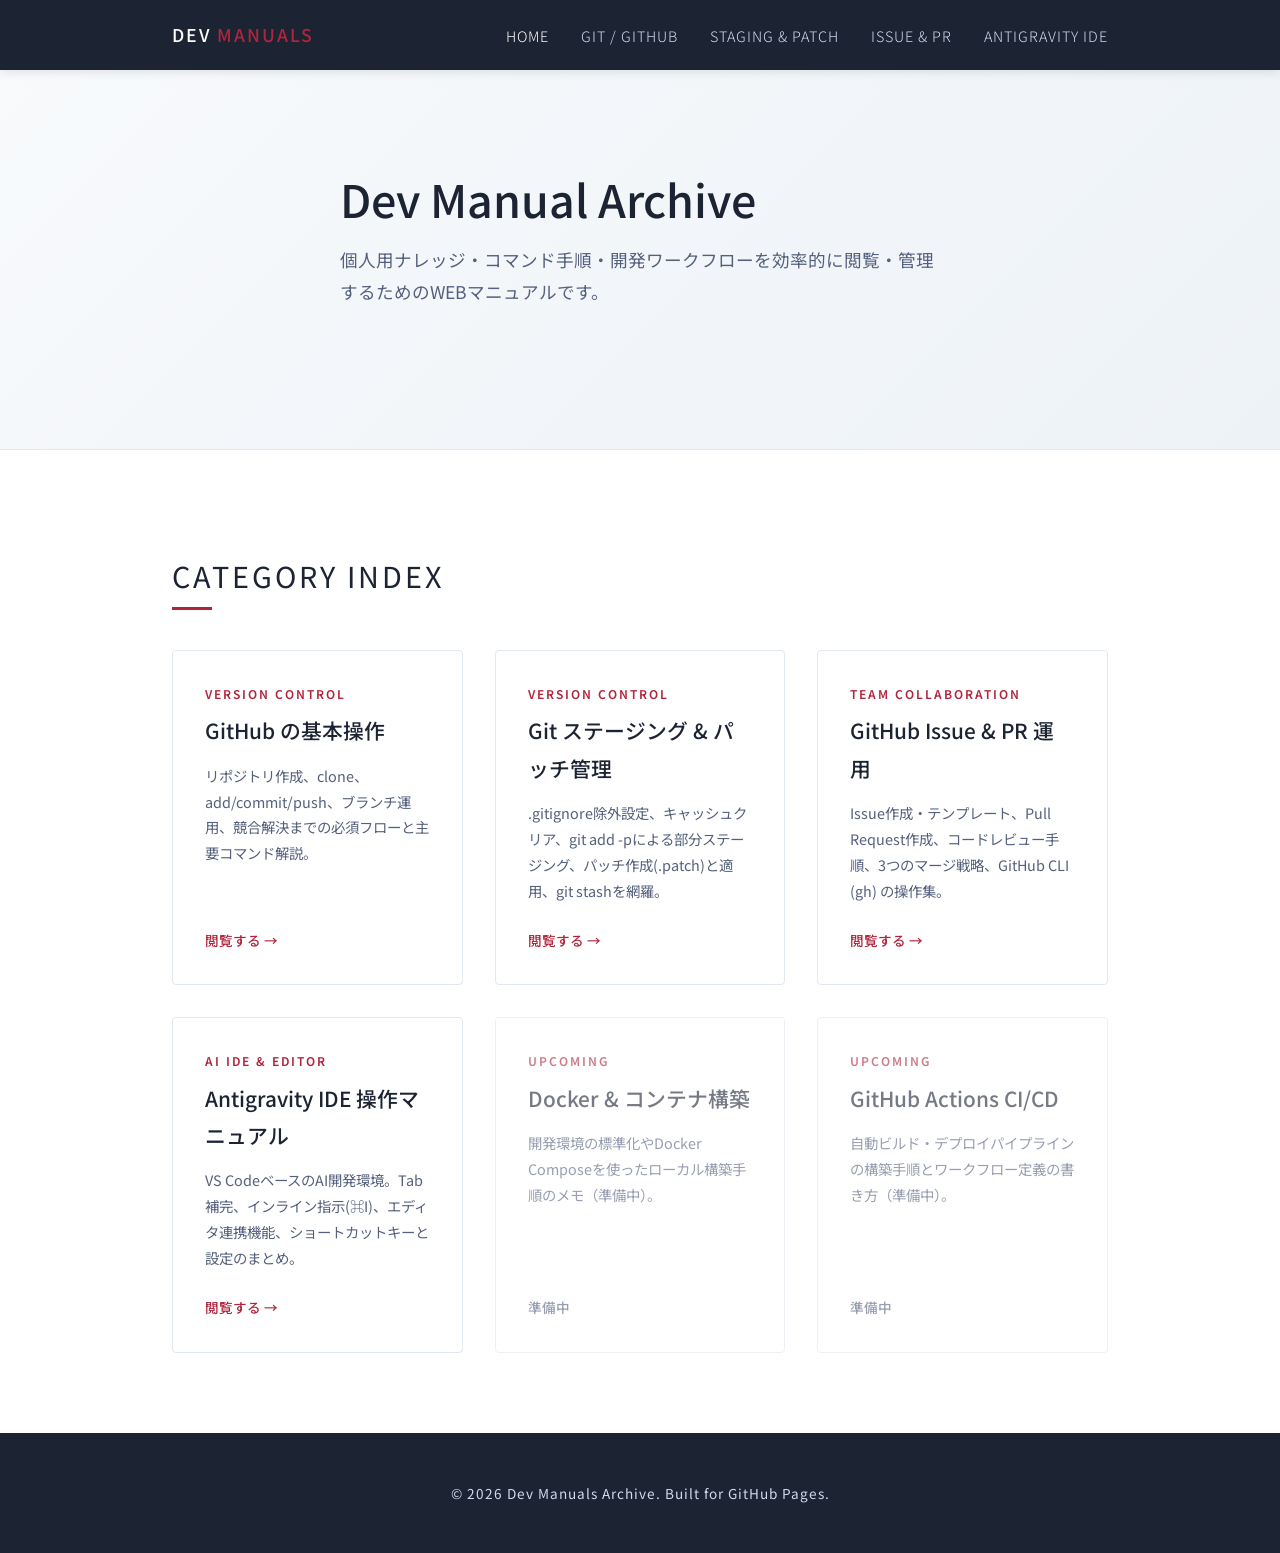
<file: index.html>
<!DOCTYPE html>
<html lang="ja">
<head>
    <meta charset="UTF-8">
    <meta name="viewport" content="width=device-width, initial-scale=1.0">
    <title>Dev Manuals - 開発・操作マニュアル集</title>
    <meta name="description" content="自分用の開発ノウハウおよび操作手順をまとめたマニュアルポータルサイトです。">
    <!-- Google Fonts -->
    <link rel="preconnect" href="https://fonts.googleapis.com">
    <link rel="preconnect" href="https://fonts.gstatic.com" crossorigin>
    <link href="https://fonts.googleapis.com/css2?family=Noto+Sans+JP:wght@300;400;500;700&family=Outfit:wght@300;400;500;600&display=swap" rel="stylesheet">
    <link rel="stylesheet" href="style.css">
</head>
<body>

    <!-- Navigation -->
    <nav>
        <div class="container">
            <a href="index.html" class="logo">DEV <span>MANUALS</span></a>
            <ul class="nav-links">
                <li><a href="index.html" class="active">HOME</a></li>
                <li><a href="git_basic_usage.html">GIT / GITHUB</a></li>
                <li><a href="git_staging_patch.html">STAGING & PATCH</a></li>
                <li><a href="github_issue_pr.html">ISSUE & PR</a></li>
                <li><a href="antigravity_guide.html">ANTIGRAVITY IDE</a></li>
            </ul>
            <div class="burger" aria-label="Menu Toggle">
                <div class="line1"></div>
                <div class="line2"></div>
                <div class="line3"></div>
            </div>
        </div>
    </nav>

    <!-- Hero Section -->
    <section id="hero">
        <div class="container">
            <div class="hero-content reveal">
                <h1>Dev Manual Archive</h1>
                <p>個人用ナレッジ・コマンド手順・開発ワークフローを効率的に閲覧・管理するためのWEBマニュアルです。</p>
            </div>
        </div>
    </section>

    <!-- Manual Catalog Section -->
    <section id="manuals">
        <div class="container">
            <div class="section-title reveal">
                <h2>Category Index</h2>
            </div>
            
            <div class="manual-grid">
                <!-- Card 1: GitHub Basic Usage -->
                <a href="git_basic_usage.html" class="manual-card reveal">
                    <span class="tag">Version Control</span>
                    <h3>GitHub の基本操作</h3>
                    <p>リポジトリ作成、clone、add/commit/push、ブランチ運用、競合解決までの必須フローと主要コマンド解説。</p>
                    <div class="card-footer">
                        閲覧する &rarr;
                    </div>
                </a>

                <!-- Card 2: Git Staging & Patch Guide -->
                <a href="git_staging_patch.html" class="manual-card reveal">
                    <span class="tag">Version Control</span>
                    <h3>Git ステージング & パッチ管理</h3>
                    <p>.gitignore除外設定、キャッシュクリア、git add -pによる部分ステージング、パッチ作成(.patch)と適用、git stashを網羅。</p>
                    <div class="card-footer">
                        閲覧する &rarr;
                    </div>
                </a>

                <!-- Card 3: GitHub Issue & PR Guide -->
                <a href="github_issue_pr.html" class="manual-card reveal">
                    <span class="tag">Team Collaboration</span>
                    <h3>GitHub Issue &amp; PR 運用</h3>
                    <p>Issue作成・テンプレート、Pull Request作成、コードレビュー手順、3つのマージ戦略、GitHub CLI (gh) の操作集。</p>
                    <div class="card-footer">
                        閲覧する &rarr;
                    </div>
                </a>

                <!-- Card 3: Antigravity IDE Guide -->
                <a href="antigravity_guide.html" class="manual-card reveal">
                    <span class="tag">AI IDE & Editor</span>
                    <h3>Antigravity IDE 操作マニュアル</h3>
                    <p>VS CodeベースのAI開発環境。Tab補完、インライン指示(⌘I)、エディタ連携機能、ショートカットキーと設定のまとめ。</p>
                    <div class="card-footer">
                        閲覧する &rarr;
                    </div>
                </a>

                <!-- Card 3: Placeholder for future manuals -->
                <div class="manual-card reveal" style="opacity: 0.6; cursor: default;">
                    <span class="tag">Upcoming</span>
                    <h3>Docker & コンテナ構築</h3>
                    <p>開発環境の標準化やDocker Composeを使ったローカル構築手順のメモ（準備中）。</p>
                    <div class="card-footer" style="color: var(--text-muted);">
                        準備中
                    </div>
                </div>

                <!-- Card 4: Placeholder for future manuals -->
                <div class="manual-card reveal" style="opacity: 0.6; cursor: default;">
                    <span class="tag">Upcoming</span>
                    <h3>GitHub Actions CI/CD</h3>
                    <p>自動ビルド・デプロイパイプラインの構築手順とワークフロー定義の書き方（準備中）。</p>
                    <div class="card-footer" style="color: var(--text-muted);">
                        準備中
                    </div>
                </div>
            </div>
        </div>
    </section>

    <!-- Footer -->
    <footer>
        <div class="container">
            <p>&copy; 2026 Dev Manuals Archive. Built for GitHub Pages.</p>
        </div>
    </footer>

    <script src="script.js"></script>
</body>
</html>
</file>
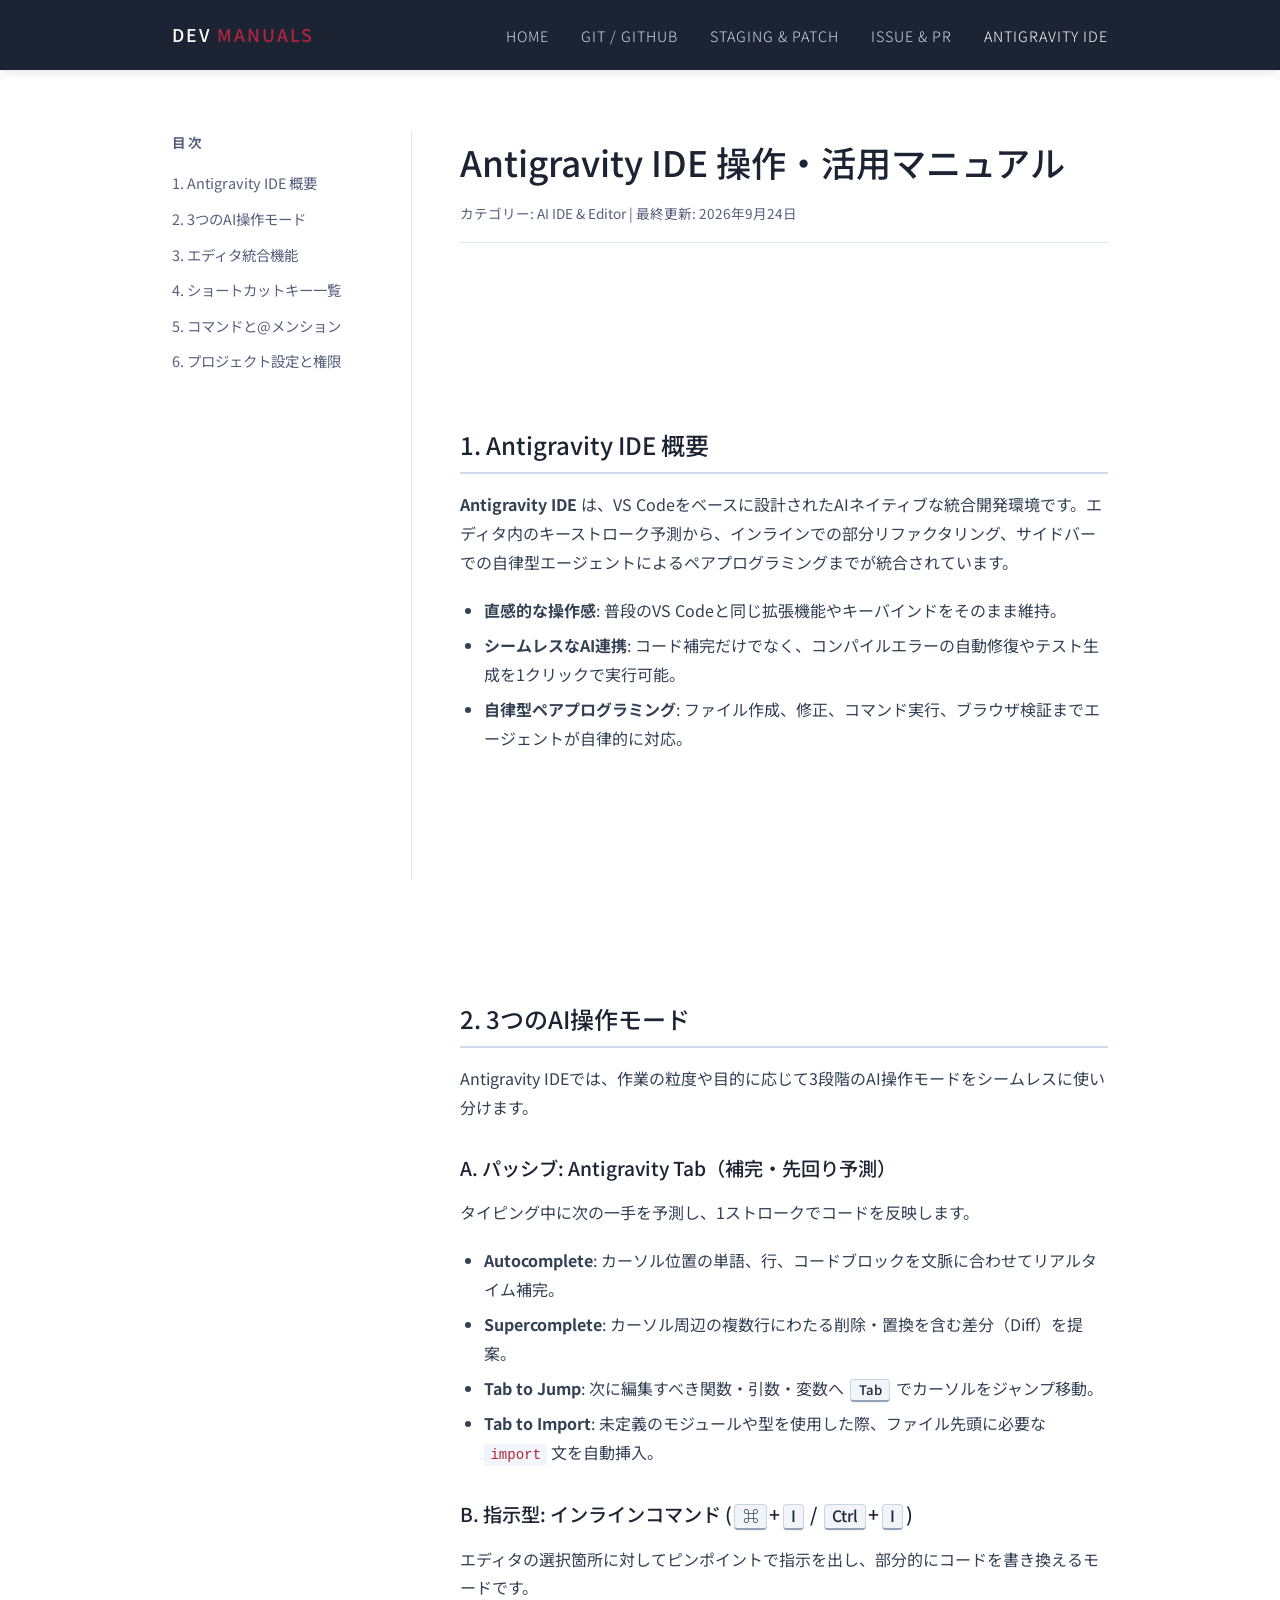
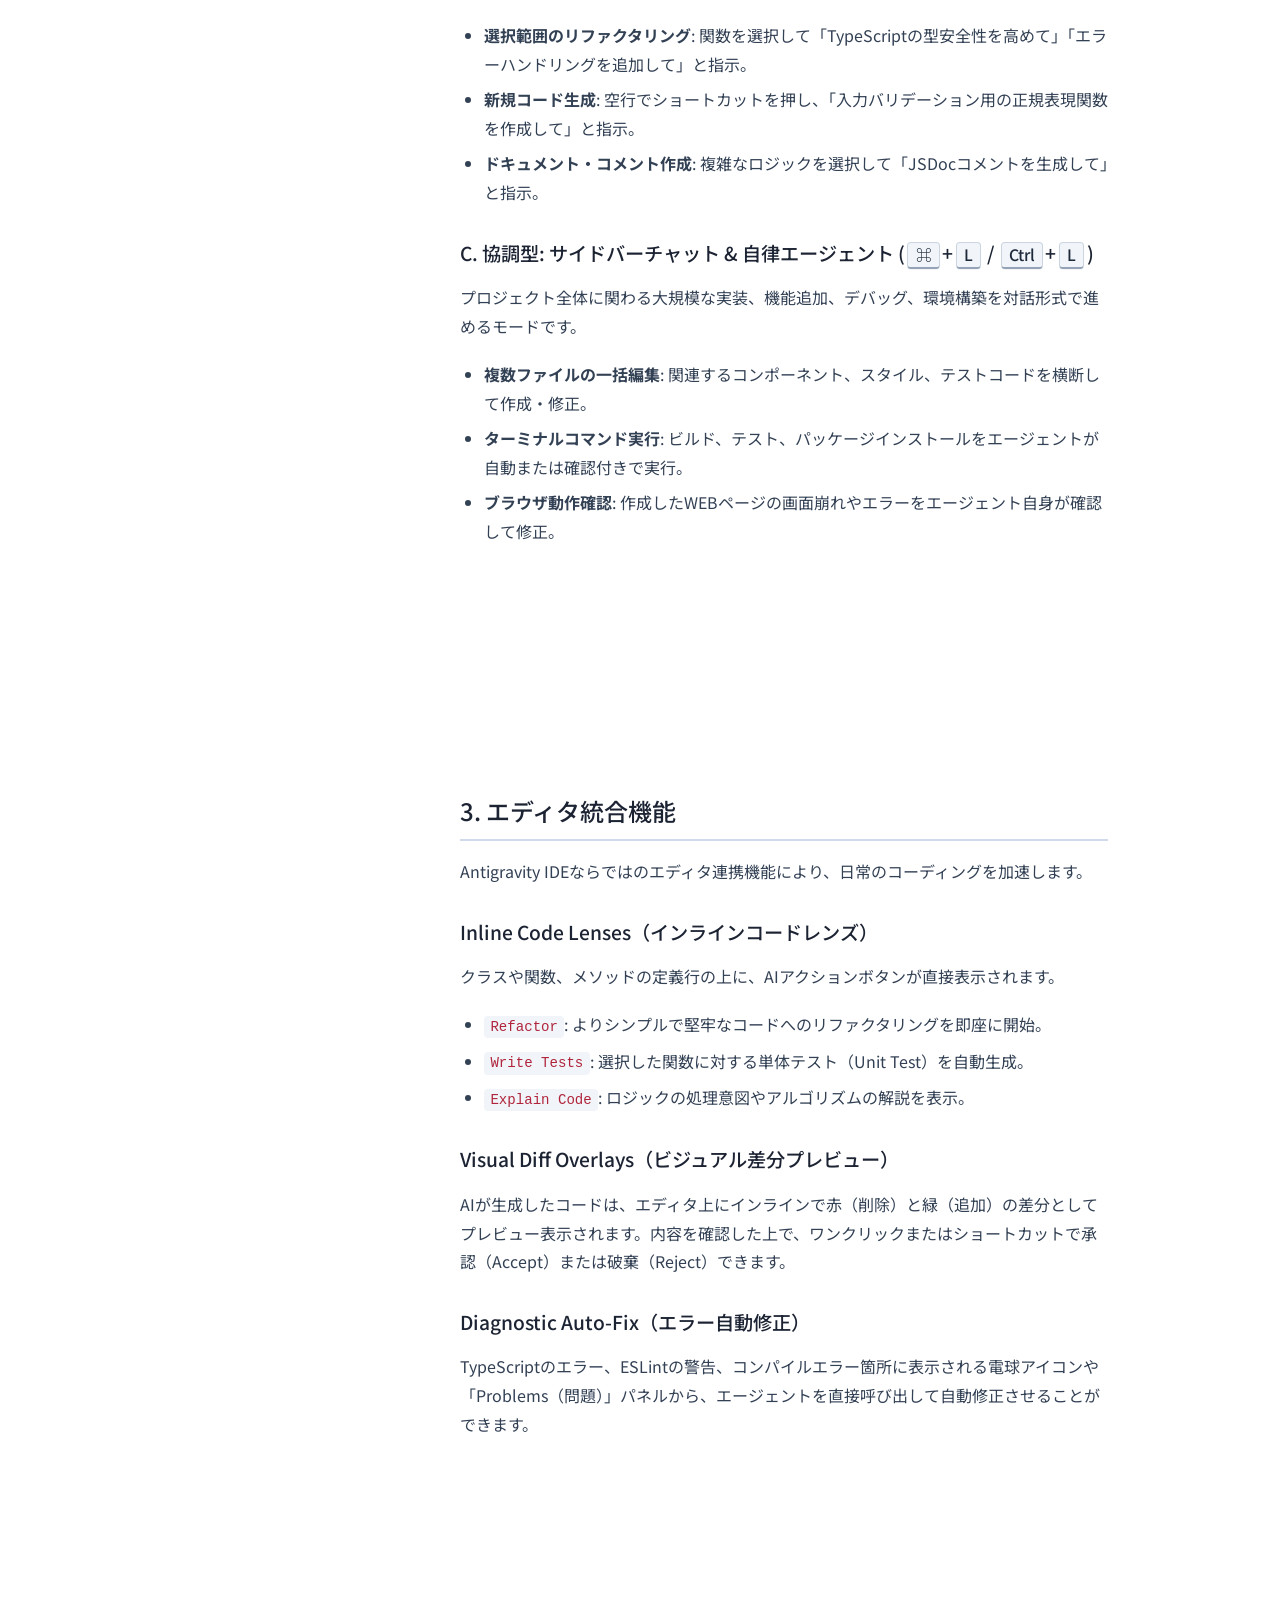
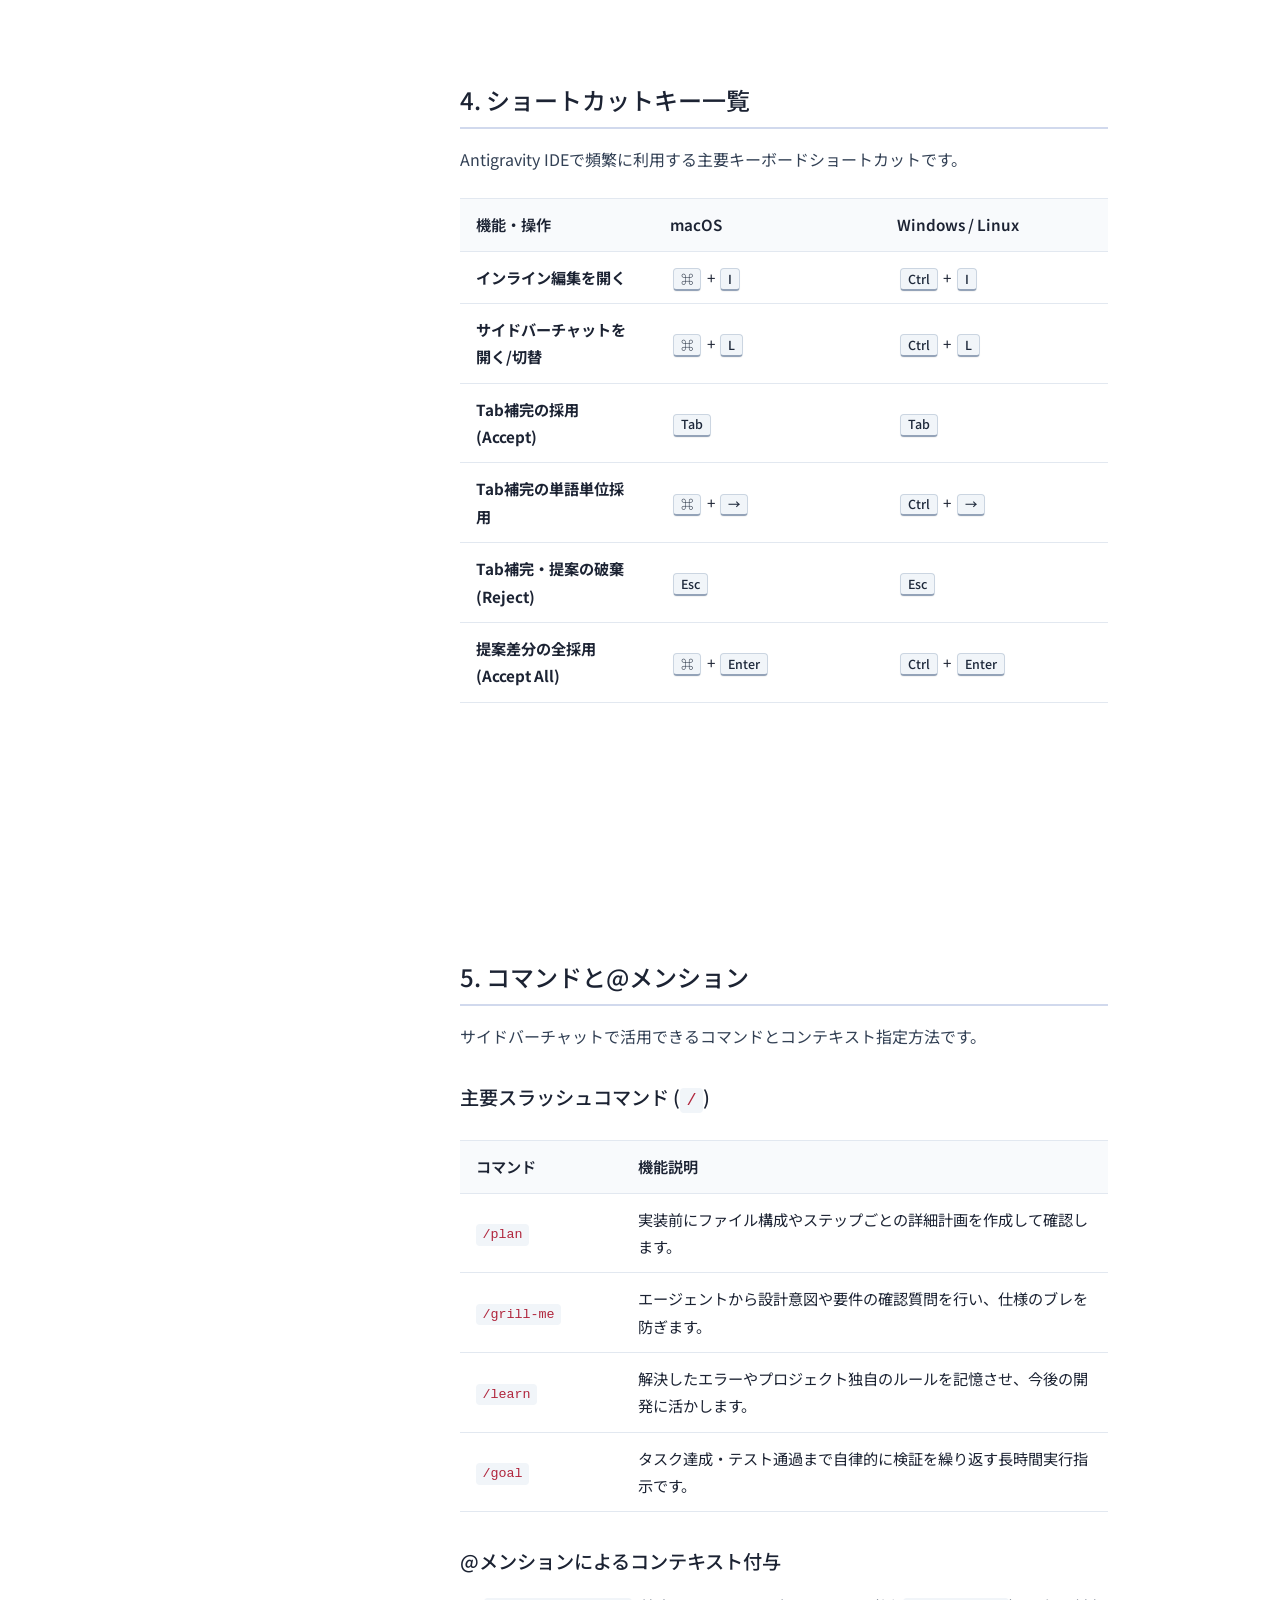
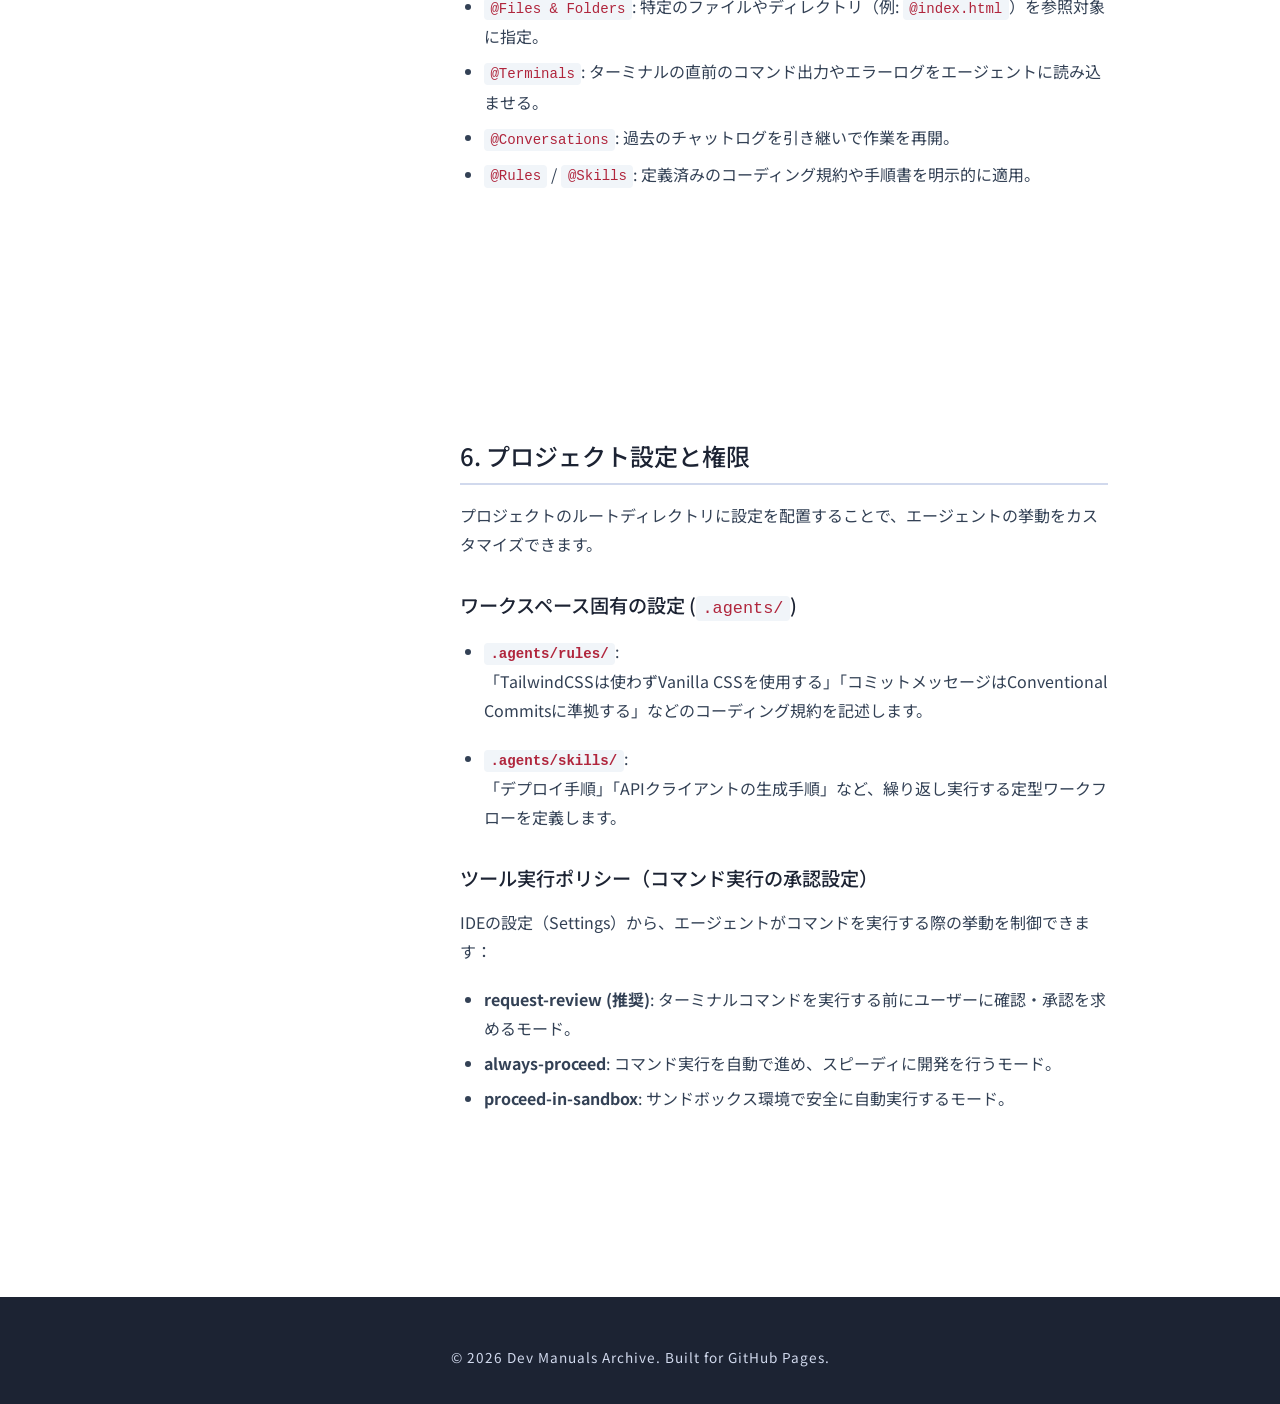
<file: antigravity_guide.html>
<!DOCTYPE html>
<html lang="ja">
<head>
    <meta charset="UTF-8">
    <meta name="viewport" content="width=device-width, initial-scale=1.0">
    <title>Antigravity IDE 操作・活用マニュアル - Dev Manuals</title>
    <meta name="description" content="VS CodeベースのAI開発環境「Antigravity IDE」の基本機能、3つのAI操作モード、ショートカット、コードレンズ、スラッシュコマンドの操作マニュアル。">
    <!-- Google Fonts -->
    <link rel="preconnect" href="https://fonts.googleapis.com">
    <link rel="preconnect" href="https://fonts.gstatic.com" crossorigin>
    <link href="https://fonts.googleapis.com/css2?family=Noto+Sans+JP:wght@300;400;500;700&family=Outfit:wght@300;400;500;600&display=swap" rel="stylesheet">
    <link rel="stylesheet" href="style.css">
</head>
<body>

    <!-- Navigation -->
    <nav>
        <div class="container">
            <a href="index.html" class="logo">DEV <span>MANUALS</span></a>
            <ul class="nav-links">
                <li><a href="index.html">HOME</a></li>
                <li><a href="git_basic_usage.html">GIT / GITHUB</a></li>
                <li><a href="git_staging_patch.html">STAGING & PATCH</a></li>
                <li><a href="github_issue_pr.html">ISSUE & PR</a></li>
                <li><a href="antigravity_guide.html" class="active">ANTIGRAVITY IDE</a></li>
            </ul>
            <div class="burger" aria-label="Menu Toggle">
                <div class="line1"></div>
                <div class="line2"></div>
                <div class="line3"></div>
            </div>
        </div>
    </nav>

    <!-- Main Content -->
    <div class="container">
        <div class="manual-layout">
            
            <!-- Sidebar (TOC) -->
            <aside class="toc-sidebar">
                <h4>目次</h4>
                <ul>
                    <li><a href="#overview">1. Antigravity IDE 概要</a></li>
                    <li><a href="#modalities">2. 3つのAI操作モード</a></li>
                    <li><a href="#editor-integrations">3. エディタ統合機能</a></li>
                    <li><a href="#shortcuts">4. ショートカットキー一覧</a></li>
                    <li><a href="#commands-mentions">5. コマンドと@メンション</a></li>
                    <li><a href="#project-config">6. プロジェクト設定と権限</a></li>
                </ul>
            </aside>

            <!-- Article Body -->
            <main class="article-content">
                <h1>Antigravity IDE 操作・活用マニュアル</h1>
                <div class="article-meta">
                    カテゴリー: AI IDE & Editor | 最終更新: 2026年9月24日
                </div>

                <section id="overview">
                    <h2>1. Antigravity IDE 概要</h2>
                    <p><strong>Antigravity IDE</strong> は、VS Codeをベースに設計されたAIネイティブな統合開発環境です。エディタ内のキーストローク予測から、インラインでの部分リファクタリング、サイドバーでの自律型エージェントによるペアプログラミングまでが統合されています。</p>
                    <ul>
                        <li><strong>直感的な操作感</strong>: 普段のVS Codeと同じ拡張機能やキーバインドをそのまま維持。</li>
                        <li><strong>シームレスなAI連携</strong>: コード補完だけでなく、コンパイルエラーの自動修復やテスト生成を1クリックで実行可能。</li>
                        <li><strong>自律型ペアプログラミング</strong>: ファイル作成、修正、コマンド実行、ブラウザ検証までエージェントが自律的に対応。</li>
                    </ul>
                </section>

                <section id="modalities">
                    <h2>2. 3つのAI操作モード</h2>
                    <p>Antigravity IDEでは、作業の粒度や目的に応じて3段階のAI操作モードをシームレスに使い分けます。</p>

                    <h3>A. パッシブ: Antigravity Tab（補完・先回り予測）</h3>
                    <p>タイピング中に次の一手を予測し、1ストロークでコードを反映します。</p>
                    <ul>
                        <li><strong>Autocomplete</strong>: カーソル位置の単語、行、コードブロックを文脈に合わせてリアルタイム補完。</li>
                        <li><strong>Supercomplete</strong>: カーソル周辺の複数行にわたる削除・置換を含む差分（Diff）を提案。</li>
                        <li><strong>Tab to Jump</strong>: 次に編集すべき関数・引数・変数へ <kbd>Tab</kbd> でカーソルをジャンプ移動。</li>
                        <li><strong>Tab to Import</strong>: 未定義のモジュールや型を使用した際、ファイル先頭に必要な <code>import</code> 文を自動挿入。</li>
                    </ul>

                    <h3>B. 指示型: インラインコマンド (<kbd>⌘</kbd>+<kbd>I</kbd> / <kbd>Ctrl</kbd>+<kbd>I</kbd>)</h3>
                    <p>エディタの選択箇所に対してピンポイントで指示を出し、部分的にコードを書き換えるモードです。</p>
                    <ul>
                        <li><strong>選択範囲のリファクタリング</strong>: 関数を選択して「TypeScriptの型安全性を高めて」「エラーハンドリングを追加して」と指示。</li>
                        <li><strong>新規コード生成</strong>: 空行でショートカットを押し、「入力バリデーション用の正規表現関数を作成して」と指示。</li>
                        <li><strong>ドキュメント・コメント作成</strong>: 複雑なロジックを選択して「JSDocコメントを生成して」と指示。</li>
                    </ul>

                    <h3>C. 協調型: サイドバーチャット &amp; 自律エージェント (<kbd>⌘</kbd>+<kbd>L</kbd> / <kbd>Ctrl</kbd>+<kbd>L</kbd>)</h3>
                    <p>プロジェクト全体に関わる大規模な実装、機能追加、デバッグ、環境構築を対話形式で進めるモードです。</p>
                    <ul>
                        <li><strong>複数ファイルの一括編集</strong>: 関連するコンポーネント、スタイル、テストコードを横断して作成・修正。</li>
                        <li><strong>ターミナルコマンド実行</strong>: ビルド、テスト、パッケージインストールをエージェントが自動または確認付きで実行。</li>
                        <li><strong>ブラウザ動作確認</strong>: 作成したWEBページの画面崩れやエラーをエージェント自身が確認して修正。</li>
                    </ul>
                </section>

                <section id="editor-integrations">
                    <h2>3. エディタ統合機能</h2>
                    <p>Antigravity IDEならではのエディタ連携機能により、日常のコーディングを加速します。</p>

                    <h3>Inline Code Lenses（インラインコードレンズ）</h3>
                    <p>クラスや関数、メソッドの定義行の上に、AIアクションボタンが直接表示されます。</p>
                    <ul>
                        <li><code>Refactor</code>: よりシンプルで堅牢なコードへのリファクタリングを即座に開始。</li>
                        <li><code>Write Tests</code>: 選択した関数に対する単体テスト（Unit Test）を自動生成。</li>
                        <li><code>Explain Code</code>: ロジックの処理意図やアルゴリズムの解説を表示。</li>
                    </ul>

                    <h3>Visual Diff Overlays（ビジュアル差分プレビュー）</h3>
                    <p>AIが生成したコードは、エディタ上にインラインで赤（削除）と緑（追加）の差分としてプレビュー表示されます。内容を確認した上で、ワンクリックまたはショートカットで承認（Accept）または破棄（Reject）できます。</p>

                    <h3>Diagnostic Auto-Fix（エラー自動修正）</h3>
                    <p>TypeScriptのエラー、ESLintの警告、コンパイルエラー箇所に表示される電球アイコンや「Problems（問題）」パネルから、エージェントを直接呼び出して自動修正させることができます。</p>
                </section>

                <section id="shortcuts">
                    <h2>4. ショートカットキー一覧</h2>
                    <p>Antigravity IDEで頻繁に利用する主要キーボードショートカットです。</p>

                    <table>
                        <thead>
                            <tr>
                                <th>機能・操作</th>
                                <th style="width: 35%;">macOS</th>
                                <th style="width: 35%;">Windows / Linux</th>
                            </tr>
                        </thead>
                        <tbody>
                            <tr>
                                <td><strong>インライン編集を開く</strong></td>
                                <td><kbd>⌘</kbd> + <kbd>I</kbd></td>
                                <td><kbd>Ctrl</kbd> + <kbd>I</kbd></td>
                            </tr>
                            <tr>
                                <td><strong>サイドバーチャットを開く/切替</strong></td>
                                <td><kbd>⌘</kbd> + <kbd>L</kbd></td>
                                <td><kbd>Ctrl</kbd> + <kbd>L</kbd></td>
                            </tr>
                            <tr>
                                <td><strong>Tab補完の採用 (Accept)</strong></td>
                                <td><kbd>Tab</kbd></td>
                                <td><kbd>Tab</kbd></td>
                            </tr>
                            <tr>
                                <td><strong>Tab補完の単語単位採用</strong></td>
                                <td><kbd>⌘</kbd> + <kbd>→</kbd></td>
                                <td><kbd>Ctrl</kbd> + <kbd>→</kbd></td>
                            </tr>
                            <tr>
                                <td><strong>Tab補完・提案の破棄 (Reject)</strong></td>
                                <td><kbd>Esc</kbd></td>
                                <td><kbd>Esc</kbd></td>
                            </tr>
                            <tr>
                                <td><strong>提案差分の全採用 (Accept All)</strong></td>
                                <td><kbd>⌘</kbd> + <kbd>Enter</kbd></td>
                                <td><kbd>Ctrl</kbd> + <kbd>Enter</kbd></td>
                            </tr>
                        </tbody>
                    </table>
                </section>

                <section id="commands-mentions">
                    <h2>5. コマンドと@メンション</h2>
                    <p>サイドバーチャットで活用できるコマンドとコンテキスト指定方法です。</p>

                    <h3>主要スラッシュコマンド (<code>/</code>)</h3>
                    <table>
                        <thead>
                            <tr>
                                <th style="width: 25%;">コマンド</th>
                                <th>機能説明</th>
                            </tr>
                        </thead>
                        <tbody>
                            <tr>
                                <td><code>/plan</code></td>
                                <td>実装前にファイル構成やステップごとの詳細計画を作成して確認します。</td>
                            </tr>
                            <tr>
                                <td><code>/grill-me</code></td>
                                <td>エージェントから設計意図や要件の確認質問を行い、仕様のブレを防ぎます。</td>
                            </tr>
                            <tr>
                                <td><code>/learn</code></td>
                                <td>解決したエラーやプロジェクト独自のルールを記憶させ、今後の開発に活かします。</td>
                            </tr>
                            <tr>
                                <td><code>/goal</code></td>
                                <td>タスク達成・テスト通過まで自律的に検証を繰り返す長時間実行指示です。</td>
                            </tr>
                        </tbody>
                    </table>

                    <h3>@メンションによるコンテキスト付与</h3>
                    <ul>
                        <li><code>@Files &amp; Folders</code>: 特定のファイルやディレクトリ（例: <code>@index.html</code>）を参照対象に指定。</li>
                        <li><code>@Terminals</code>: ターミナルの直前のコマンド出力やエラーログをエージェントに読み込ませる。</li>
                        <li><code>@Conversations</code>: 過去のチャットログを引き継いで作業を再開。</li>
                        <li><code>@Rules</code> / <code>@Skills</code>: 定義済みのコーディング規約や手順書を明示的に適用。</li>
                    </ul>
                </section>

                <section id="project-config">
                    <h2>6. プロジェクト設定と権限</h2>
                    <p>プロジェクトのルートディレクトリに設定を配置することで、エージェントの挙動をカスタマイズできます。</p>

                    <h3>ワークスペース固有の設定 (<code>.agents/</code>)</h3>
                    <ul>
                        <li><strong><code>.agents/rules/</code></strong>:
                            <p>「TailwindCSSは使わずVanilla CSSを使用する」「コミットメッセージはConventional Commitsに準拠する」などのコーディング規約を記述します。</p>
                        </li>
                        <li><strong><code>.agents/skills/</code></strong>:
                            <p>「デプロイ手順」「APIクライアントの生成手順」など、繰り返し実行する定型ワークフローを定義します。</p>
                        </li>
                    </ul>

                    <h3>ツール実行ポリシー（コマンド実行の承認設定）</h3>
                    <p>IDEの設定（Settings）から、エージェントがコマンドを実行する際の挙動を制御できます：</p>
                    <ul>
                        <li><strong>request-review (推奨)</strong>: ターミナルコマンドを実行する前にユーザーに確認・承認を求めるモード。</li>
                        <li><strong>always-proceed</strong>: コマンド実行を自動で進め、スピーディに開発を行うモード。</li>
                        <li><strong>proceed-in-sandbox</strong>: サンドボックス環境で安全に自動実行するモード。</li>
                    </ul>
                </section>

            </main>
        </div>
    </div>

    <!-- Footer -->
    <footer>
        <div class="container">
            <p>&copy; 2026 Dev Manuals Archive. Built for GitHub Pages.</p>
        </div>
    </footer>

    <script src="script.js"></script>
</body>
</html>
</file>
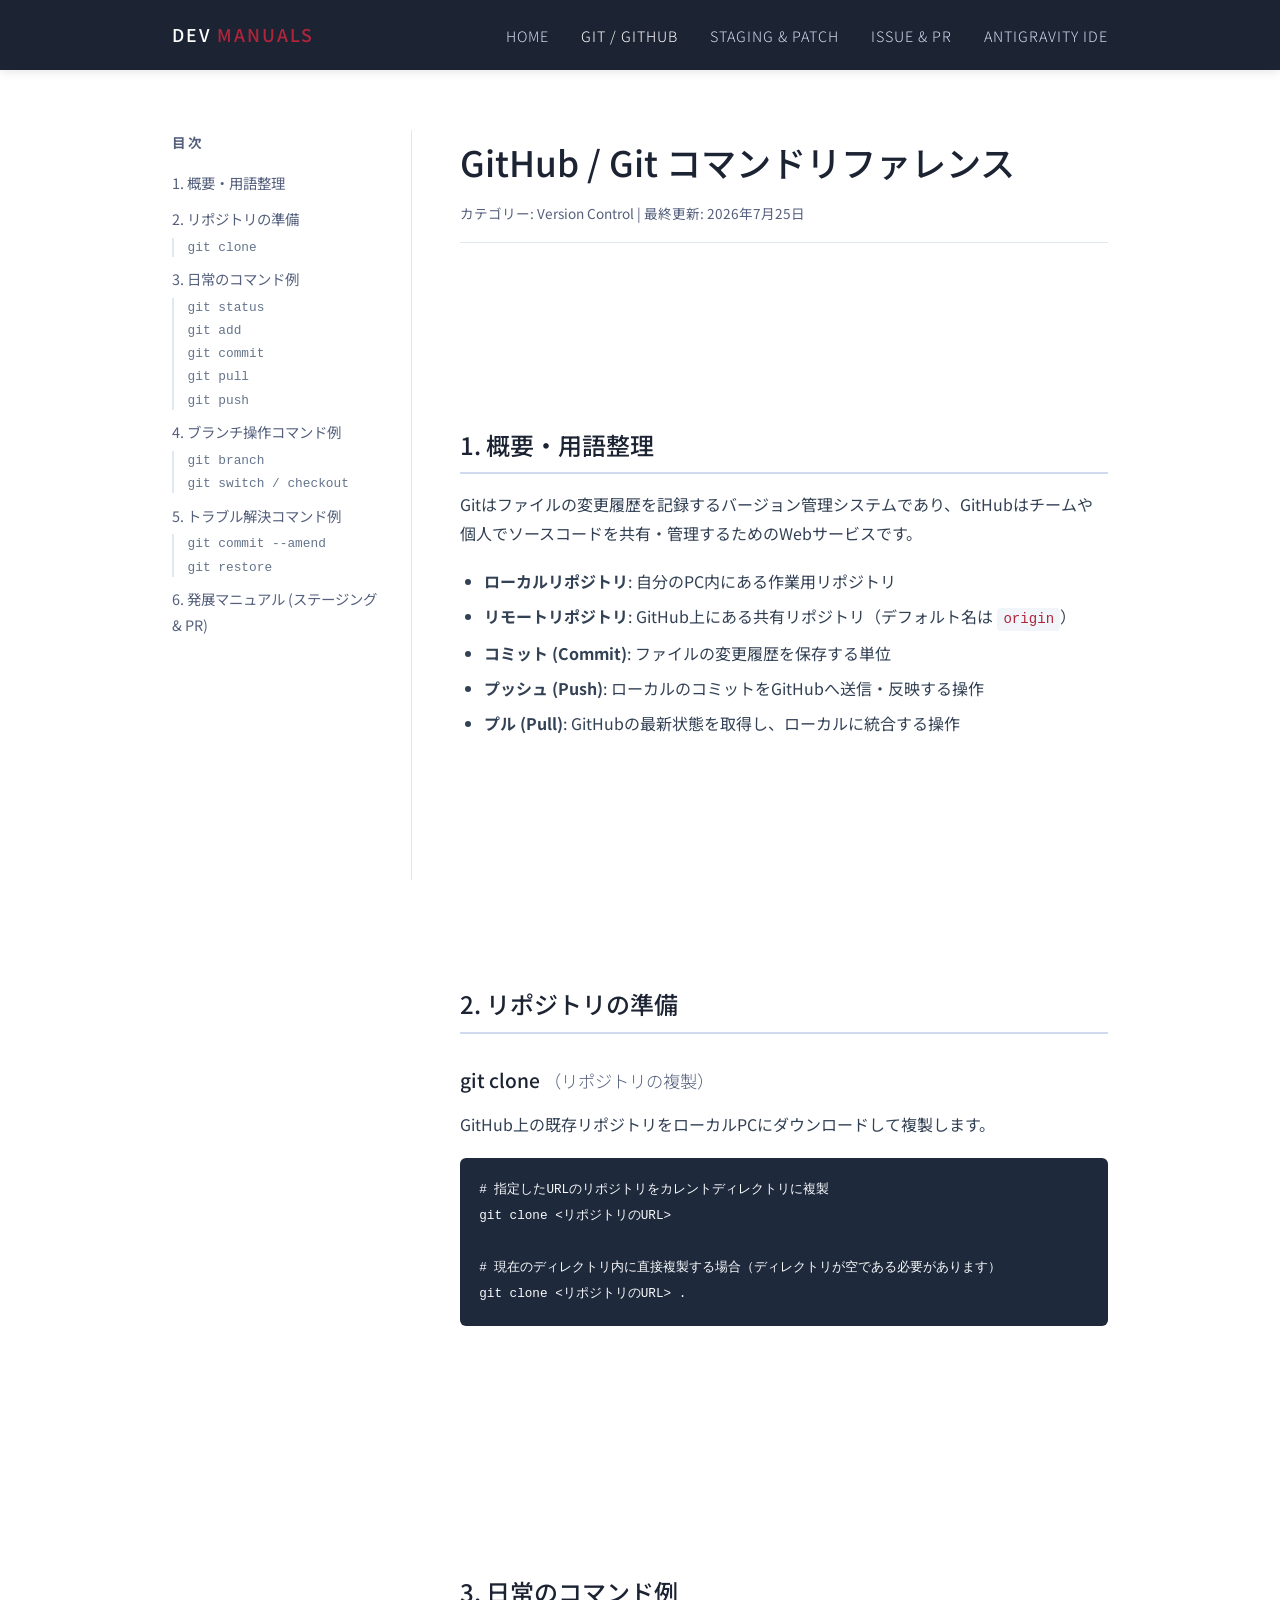
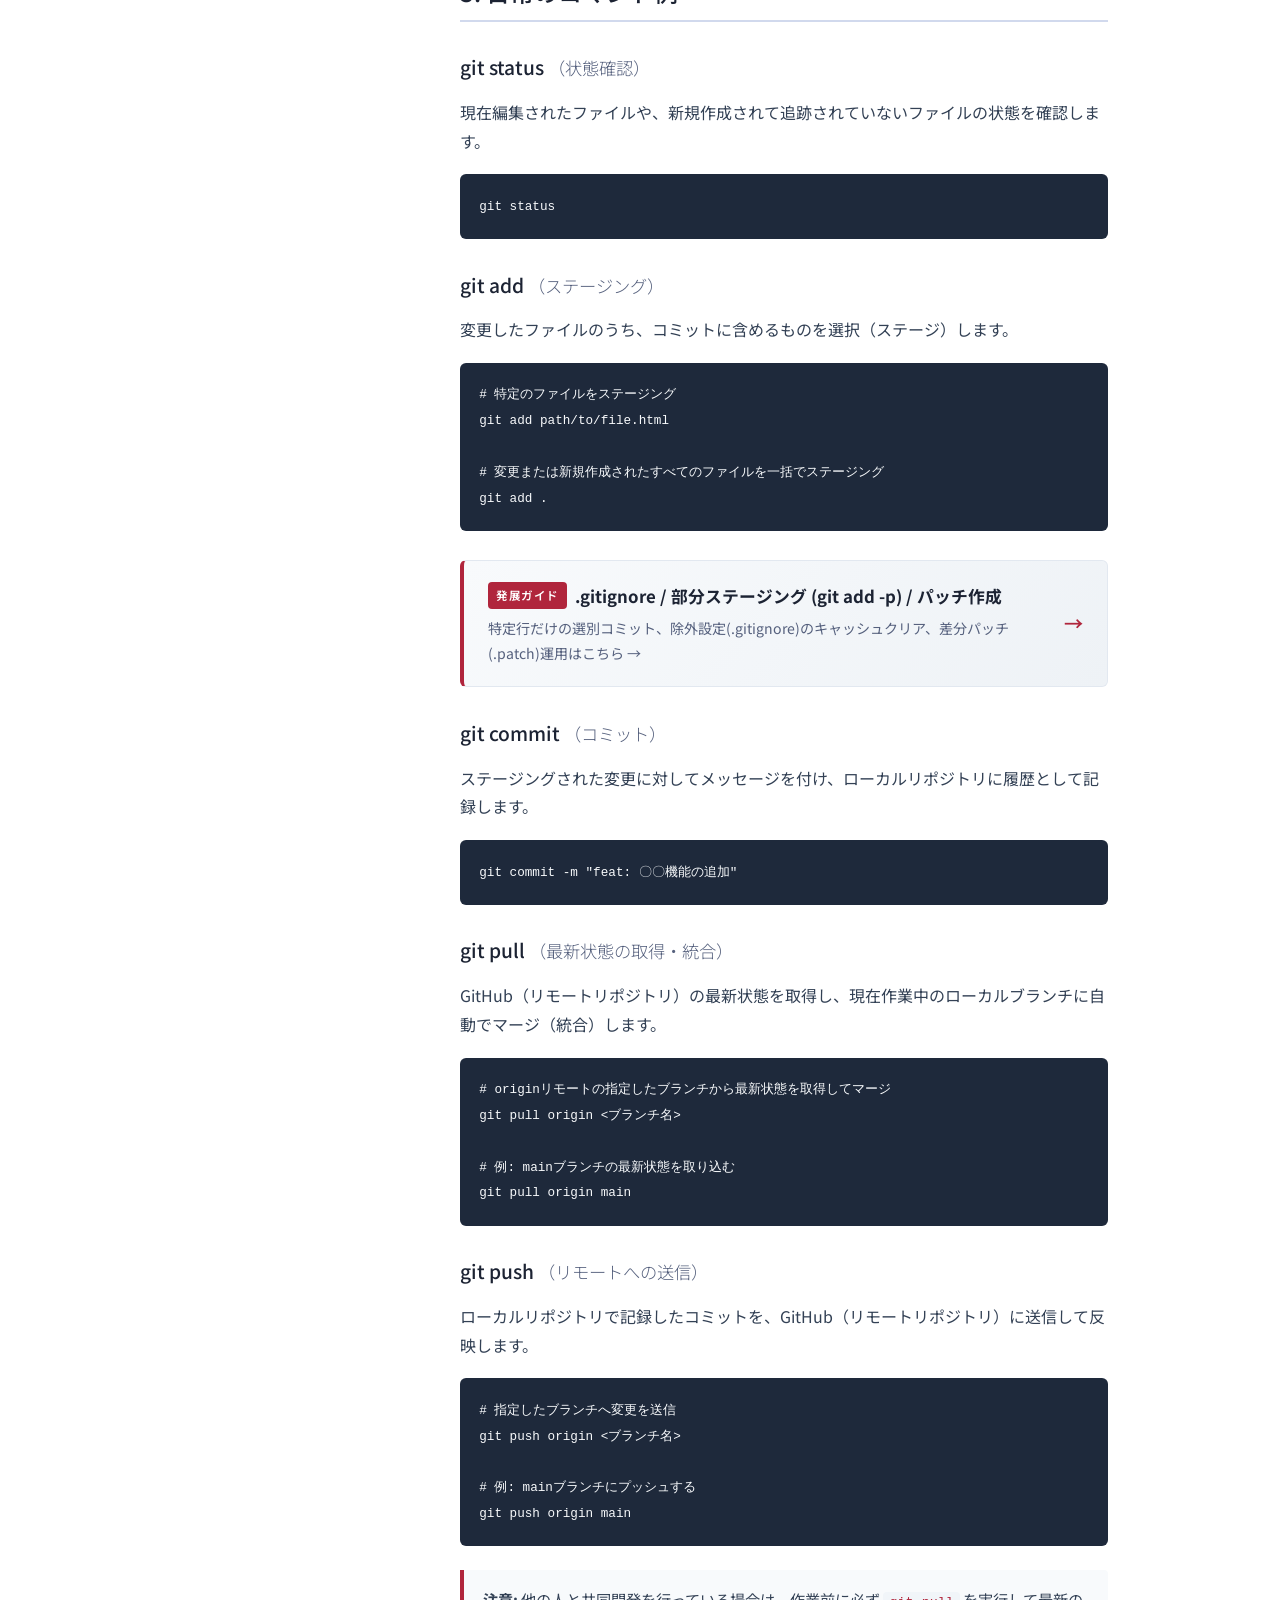
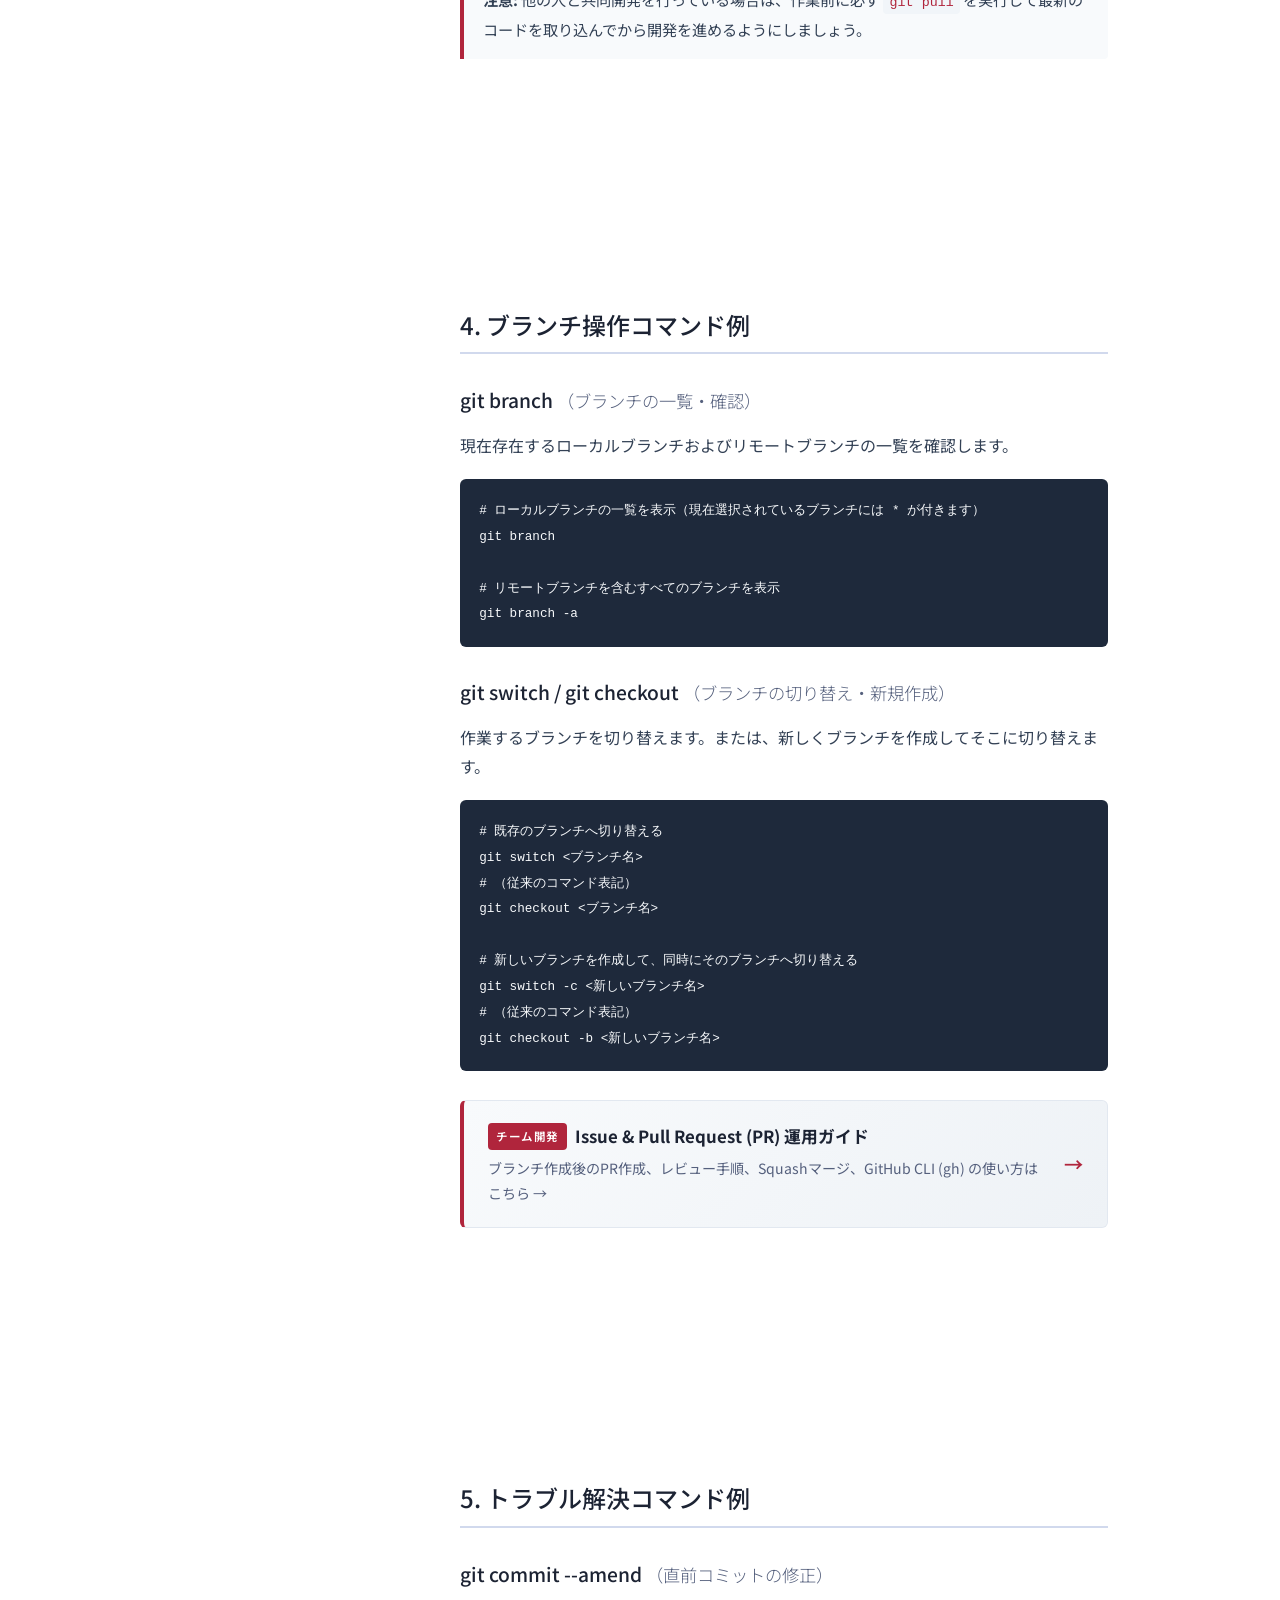
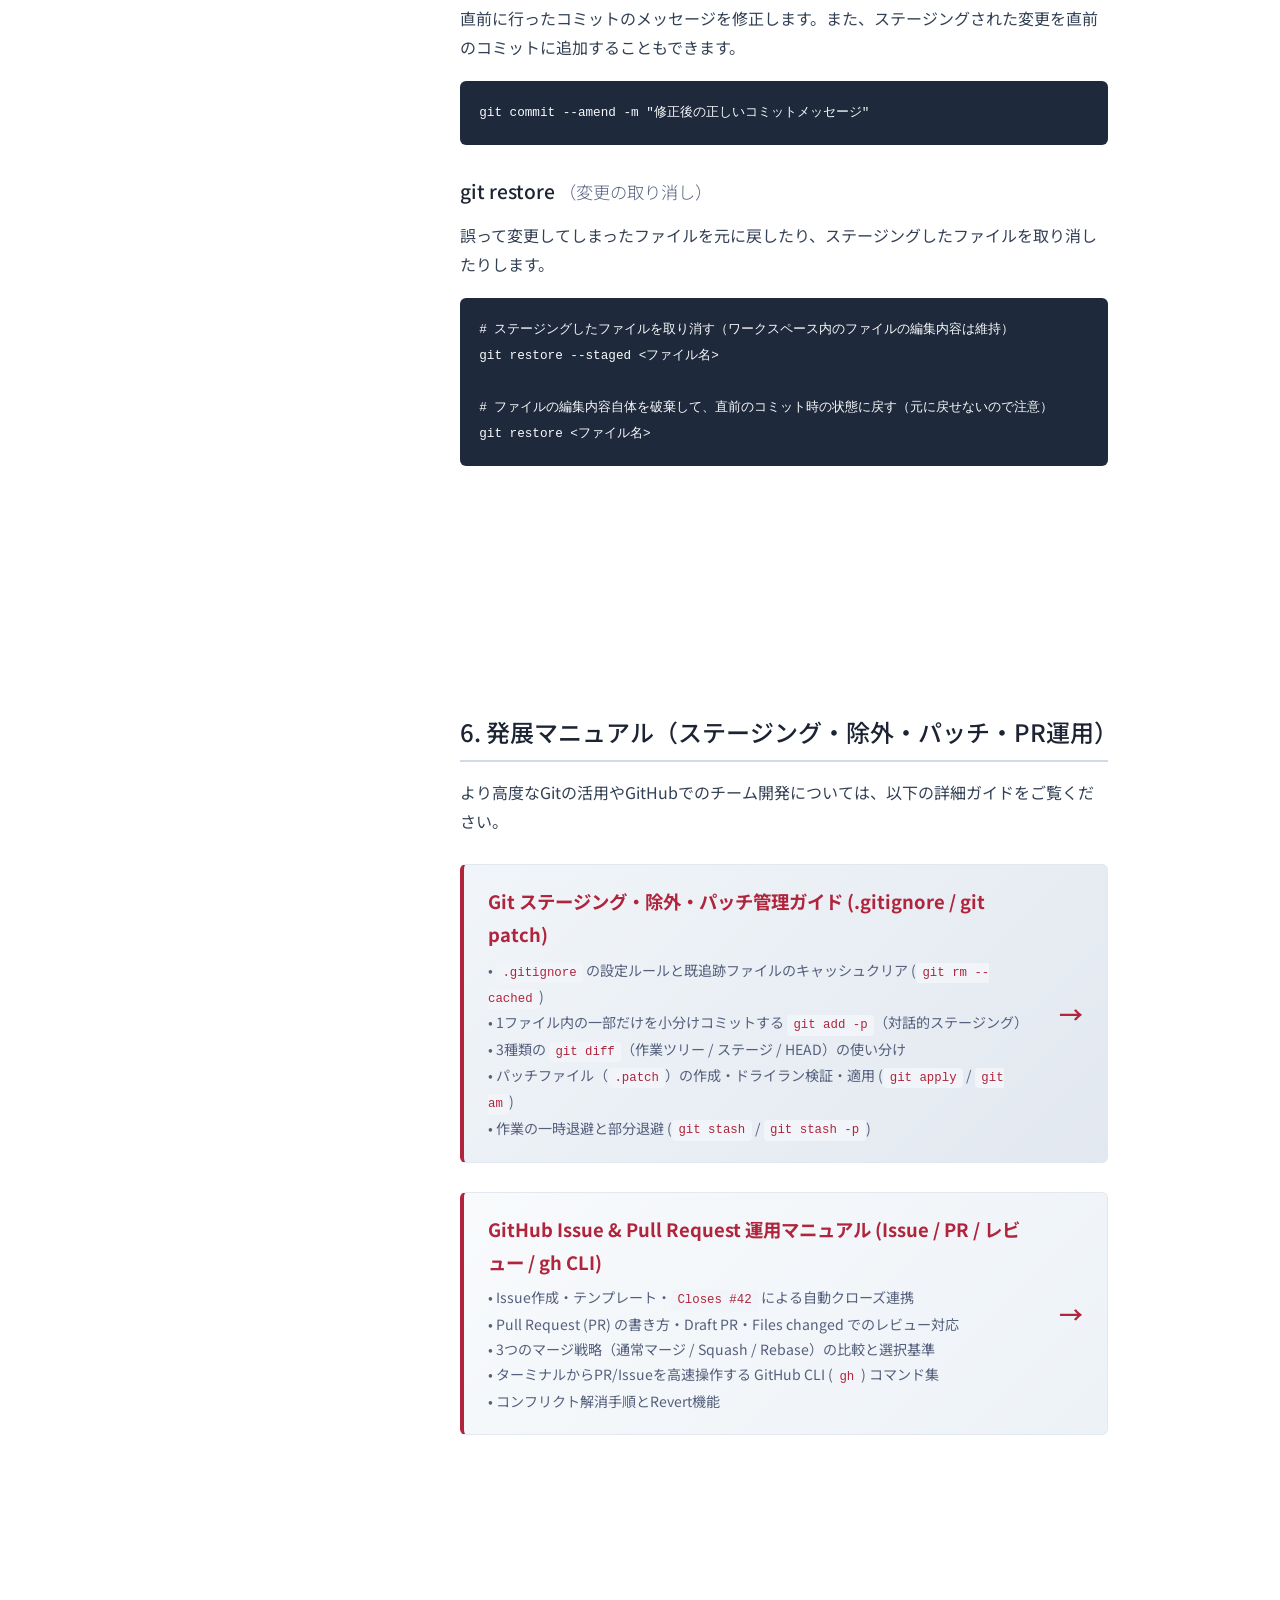
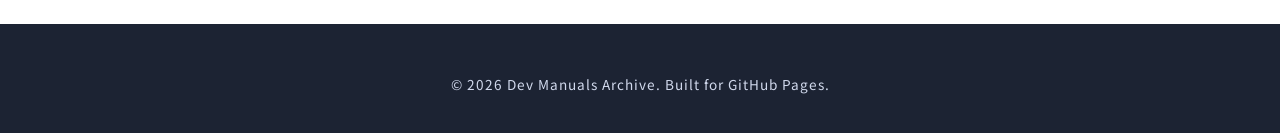
<file: git_basic_usage.html>
<!DOCTYPE html>
<html lang="ja">
<head>
    <meta charset="UTF-8">
    <meta name="viewport" content="width=device-width, initial-scale=1.0">
    <title>GitHub の基本操作 - Dev Manuals</title>
    <meta name="description" content="GitHub/Gitの基本操作、clone, commit, push, branch操作のコマンドまとめマニュアル。">
    <!-- Google Fonts -->
    <link rel="preconnect" href="https://fonts.googleapis.com">
    <link rel="preconnect" href="https://fonts.gstatic.com" crossorigin>
    <link href="https://fonts.googleapis.com/css2?family=Noto+Sans+JP:wght@300;400;500;700&family=Outfit:wght@300;400;500;600&display=swap" rel="stylesheet">
    <link rel="stylesheet" href="style.css">
</head>
<body>

    <!-- Navigation -->
    <nav>
        <div class="container">
            <a href="index.html" class="logo">DEV <span>MANUALS</span></a>
            <ul class="nav-links">
                <li><a href="index.html">HOME</a></li>
                <li><a href="git_basic_usage.html" class="active">GIT / GITHUB</a></li>
                <li><a href="git_staging_patch.html">STAGING & PATCH</a></li>
                <li><a href="github_issue_pr.html">ISSUE & PR</a></li>
                <li><a href="antigravity_guide.html">ANTIGRAVITY IDE</a></li>
            </ul>
            <div class="burger" aria-label="Menu Toggle">
                <div class="line1"></div>
                <div class="line2"></div>
                <div class="line3"></div>
            </div>
        </div>
    </nav>

    <!-- Main Content -->
    <div class="container">
        <div class="manual-layout">
            
            <!-- Sidebar (TOC) -->
            <aside class="toc-sidebar">
                <h4>目次</h4>
                <ul>
                    <li><a href="#overview">1. 概要・用語整理</a></li>
                    <li>
                        <a href="#setup">2. リポジトリの準備</a>
                        <ul class="toc-sub">
                            <li><a href="#cmd-clone">git clone</a></li>
                        </ul>
                    </li>
                    <li>
                        <a href="#daily-flow">3. 日常のコマンド例</a>
                        <ul class="toc-sub">
                            <li><a href="#cmd-status">git status</a></li>
                            <li><a href="#cmd-add">git add</a></li>
                            <li><a href="#cmd-commit">git commit</a></li>
                            <li><a href="#cmd-pull">git pull</a></li>
                            <li><a href="#cmd-push">git push</a></li>
                        </ul>
                    </li>
                    <li>
                        <a href="#branch-ops">4. ブランチ操作コマンド例</a>
                        <ul class="toc-sub">
                            <li><a href="#cmd-branch">git branch</a></li>
                            <li><a href="#cmd-switch">git switch / checkout</a></li>
                        </ul>
                    </li>
                    <li>
                        <a href="#trouble">5. トラブル解決コマンド例</a>
                        <ul class="toc-sub">
                            <li><a href="#cmd-amend">git commit --amend</a></li>
                            <li><a href="#cmd-restore">git restore</a></li>
                        </ul>
                    </li>
                    <li><a href="#advanced-guide">6. 発展マニュアル (ステージング &amp; PR)</a></li>
                </ul>
            </aside>

            <!-- Article Body -->
            <main class="article-content">
                <h1>GitHub / Git コマンドリファレンス</h1>
                <div class="article-meta">
                    カテゴリー: Version Control | 最終更新: 2026年7月25日
                </div>

                <section id="overview">
                    <h2>1. 概要・用語整理</h2>
                    <p>Gitはファイルの変更履歴を記録するバージョン管理システムであり、GitHubはチームや個人でソースコードを共有・管理するためのWebサービスです。</p>
                    <ul>
                        <li><strong>ローカルリポジトリ</strong>: 自分のPC内にある作業用リポジトリ</li>
                        <li><strong>リモートリポジトリ</strong>: GitHub上にある共有リポジトリ（デフォルト名は <code>origin</code>）</li>
                        <li><strong>コミット (Commit)</strong>: ファイルの変更履歴を保存する単位</li>
                        <li><strong>プッシュ (Push)</strong>: ローカルのコミットをGitHubへ送信・反映する操作</li>
                        <li><strong>プル (Pull)</strong>: GitHubの最新状態を取得し、ローカルに統合する操作</li>
                    </ul>
                </section>

                <section id="setup">
                    <h2>2. リポジトリの準備</h2>
                    
                    <h3 id="cmd-clone">git clone <span style="font-weight: 300; font-size: 0.9em; color: var(--text-muted);">（リポジトリの複製）</span></h3>
                    <p>GitHub上の既存リポジトリをローカルPCにダウンロードして複製します。</p>
<pre><code># 指定したURLのリポジトリをカレントディレクトリに複製
git clone &lt;リポジトリのURL&gt;

# 現在のディレクトリ内に直接複製する場合（ディレクトリが空である必要があります）
git clone &lt;リポジトリのURL&gt; .</code></pre>
                </section>

                <section id="daily-flow">
                    <h2>3. 日常のコマンド例</h2>

                    <h3 id="cmd-status">git status <span style="font-weight: 300; font-size: 0.9em; color: var(--text-muted);">（状態確認）</span></h3>
                    <p>現在編集されたファイルや、新規作成されて追跡されていないファイルの状態を確認します。</p>
<pre><code>git status</code></pre>

                    <h3 id="cmd-add">git add <span style="font-weight: 300; font-size: 0.9em; color: var(--text-muted);">（ステージング）</span></h3>
                    <p>変更したファイルのうち、コミットに含めるものを選択（ステージ）します。</p>
<pre><code># 特定のファイルをステージング
git add path/to/file.html

# 変更または新規作成されたすべてのファイルを一括でステージング
git add .</code></pre>

                    <!-- Advanced Staging Banner Link -->
                    <a href="git_staging_patch.html" class="link-banner">
                        <div class="link-banner-content">
                            <h4><span class="badge badge-primary">発展ガイド</span> .gitignore / 部分ステージング (git add -p) / パッチ作成</h4>
                            <p>特定行だけの選別コミット、除外設定(.gitignore)のキャッシュクリア、差分パッチ(.patch)運用はこちら &rarr;</p>
                        </div>
                        <span class="link-banner-arrow">&rarr;</span>
                    </a>

                    <h3 id="cmd-commit">git commit <span style="font-weight: 300; font-size: 0.9em; color: var(--text-muted);">（コミット）</span></h3>
                    <p>ステージングされた変更に対してメッセージを付け、ローカルリポジトリに履歴として記録します。</p>
<pre><code>git commit -m "feat: 〇〇機能の追加"</code></pre>

                    <h3 id="cmd-pull">git pull <span style="font-weight: 300; font-size: 0.9em; color: var(--text-muted);">（最新状態の取得・統合）</span></h3>
                    <p>GitHub（リモートリポジトリ）の最新状態を取得し、現在作業中のローカルブランチに自動でマージ（統合）します。</p>
<pre><code># originリモートの指定したブランチから最新状態を取得してマージ
git pull origin &lt;ブランチ名&gt;

# 例: mainブランチの最新状態を取り込む
git pull origin main</code></pre>

                    <h3 id="cmd-push">git push <span style="font-weight: 300; font-size: 0.9em; color: var(--text-muted);">（リモートへの送信）</span></h3>
                    <p>ローカルリポジトリで記録したコミットを、GitHub（リモートリポジトリ）に送信して反映します。</p>
<pre><code># 指定したブランチへ変更を送信
git push origin &lt;ブランチ名&gt;

# 例: mainブランチにプッシュする
git push origin main</code></pre>

                    <div class="callout">
                        <p><strong>注意:</strong> 他の人と共同開発を行っている場合は、作業前に必ず <code>git pull</code> を実行して最新のコードを取り込んでから開発を進めるようにしましょう。</p>
                    </div>
                </section>

                <section id="branch-ops">
                    <h2>4. ブランチ操作コマンド例</h2>

                    <h3 id="cmd-branch">git branch <span style="font-weight: 300; font-size: 0.9em; color: var(--text-muted);">（ブランチの一覧・確認）</span></h3>
                    <p>現在存在するローカルブランチおよびリモートブランチの一覧を確認します。</p>
<pre><code># ローカルブランチの一覧を表示（現在選択されているブランチには * が付きます）
git branch

# リモートブランチを含むすべてのブランチを表示
git branch -a</code></pre>

                    <h3 id="cmd-switch">git switch / git checkout <span style="font-weight: 300; font-size: 0.9em; color: var(--text-muted);">（ブランチの切り替え・新規作成）</span></h3>
                    <p>作業するブランチを切り替えます。または、新しくブランチを作成してそこに切り替えます。</p>
<pre><code># 既存のブランチへ切り替える
git switch &lt;ブランチ名&gt;
# （従来のコマンド表記）
git checkout &lt;ブランチ名&gt;

# 新しいブランチを作成して、同時にそのブランチへ切り替える
git switch -c &lt;新しいブランチ名&gt;
# （従来のコマンド表記）
git checkout -b &lt;新しいブランチ名&gt;</code></pre>

                    <!-- Branch to PR Link Banner -->
                    <a href="github_issue_pr.html" class="link-banner">
                        <div class="link-banner-content">
                            <h4><span class="badge badge-primary">チーム開発</span> Issue &amp; Pull Request (PR) 運用ガイド</h4>
                            <p>ブランチ作成後のPR作成、レビュー手順、Squashマージ、GitHub CLI (gh) の使い方はこちら &rarr;</p>
                        </div>
                        <span class="link-banner-arrow">&rarr;</span>
                    </a>
                </section>

                <section id="trouble">
                    <h2>5. トラブル解決コマンド例</h2>

                    <h3 id="cmd-amend">git commit --amend <span style="font-weight: 300; font-size: 0.9em; color: var(--text-muted);">（直前コミットの修正）</span></h3>
                    <p>直前に行ったコミットのメッセージを修正します。また、ステージングされた変更を直前のコミットに追加することもできます。</p>
<pre><code>git commit --amend -m "修正後の正しいコミットメッセージ"</code></pre>

                    <h3 id="cmd-restore">git restore <span style="font-weight: 300; font-size: 0.9em; color: var(--text-muted);">（変更の取り消し）</span></h3>
                    <p>誤って変更してしまったファイルを元に戻したり、ステージングしたファイルを取り消したりします。</p>
<pre><code># ステージングしたファイルを取り消す（ワークスペース内のファイルの編集内容は維持）
git restore --staged &lt;ファイル名&gt;

# ファイルの編集内容自体を破棄して、直前のコミット時の状態に戻す（元に戻せないので注意）
git restore &lt;ファイル名&gt;</code></pre>
                </section>

                <section id="advanced-guide">
                    <h2>6. 発展マニュアル（ステージング・除外・パッチ・PR運用）</h2>
                    <p>より高度なGitの活用やGitHubでのチーム開発については、以下の詳細ガイドをご覧ください。</p>

                    <a href="git_staging_patch.html" class="link-banner" style="background: linear-gradient(135deg, #f1f5f9 0%, #e2e8f0 100%);">
                        <div class="link-banner-content">
                            <h4 style="font-size: 1.15rem; color: var(--accent-strong);">Git ステージング・除外・パッチ管理ガイド (.gitignore / git patch)</h4>
                            <p style="margin-top: 0.4rem;">&bull; <code>.gitignore</code> の設定ルールと既追跡ファイルのキャッシュクリア (<code>git rm --cached</code>)<br>
                            &bull; 1ファイル内の一部だけを小分けコミットする <code>git add -p</code>（対話的ステージング）<br>
                            &bull; 3種類の <code>git diff</code>（作業ツリー / ステージ / HEAD）の使い分け<br>
                            &bull; パッチファイル（<code>.patch</code>）の作成・ドライラン検証・適用 (<code>git apply</code> / <code>git am</code>)<br>
                            &bull; 作業の一時退避と部分退避 (<code>git stash</code> / <code>git stash -p</code>)</p>
                        </div>
                        <span class="link-banner-arrow" style="font-size: 1.5rem;">&rarr;</span>
                    </a>

                    <a href="github_issue_pr.html" class="link-banner" style="background: linear-gradient(135deg, #f8fafc 0%, #edf2f7 100%); margin-top: 1rem;">
                        <div class="link-banner-content">
                            <h4 style="font-size: 1.15rem; color: var(--accent-strong);">GitHub Issue &amp; Pull Request 運用マニュアル (Issue / PR / レビュー / gh CLI)</h4>
                            <p style="margin-top: 0.4rem;">&bull; Issue作成・テンプレート・<code>Closes #42</code> による自動クローズ連携<br>
                            &bull; Pull Request (PR) の書き方・Draft PR・Files changed でのレビュー対応<br>
                            &bull; 3つのマージ戦略（通常マージ / Squash / Rebase）の比較と選択基準<br>
                            &bull; ターミナルからPR/Issueを高速操作する GitHub CLI (<code>gh</code>) コマンド集<br>
                            &bull; コンフリクト解消手順とRevert機能</p>
                        </div>
                        <span class="link-banner-arrow" style="font-size: 1.5rem;">&rarr;</span>
                    </a>
                </section>
            </main>
        </div>
    </div>

    <!-- Footer -->
    <footer>
        <div class="container">
            <p>&copy; 2026 Dev Manuals Archive. Built for GitHub Pages.</p>
        </div>
    </footer>

    <script src="script.js"></script>
</body>
</html>
</file>
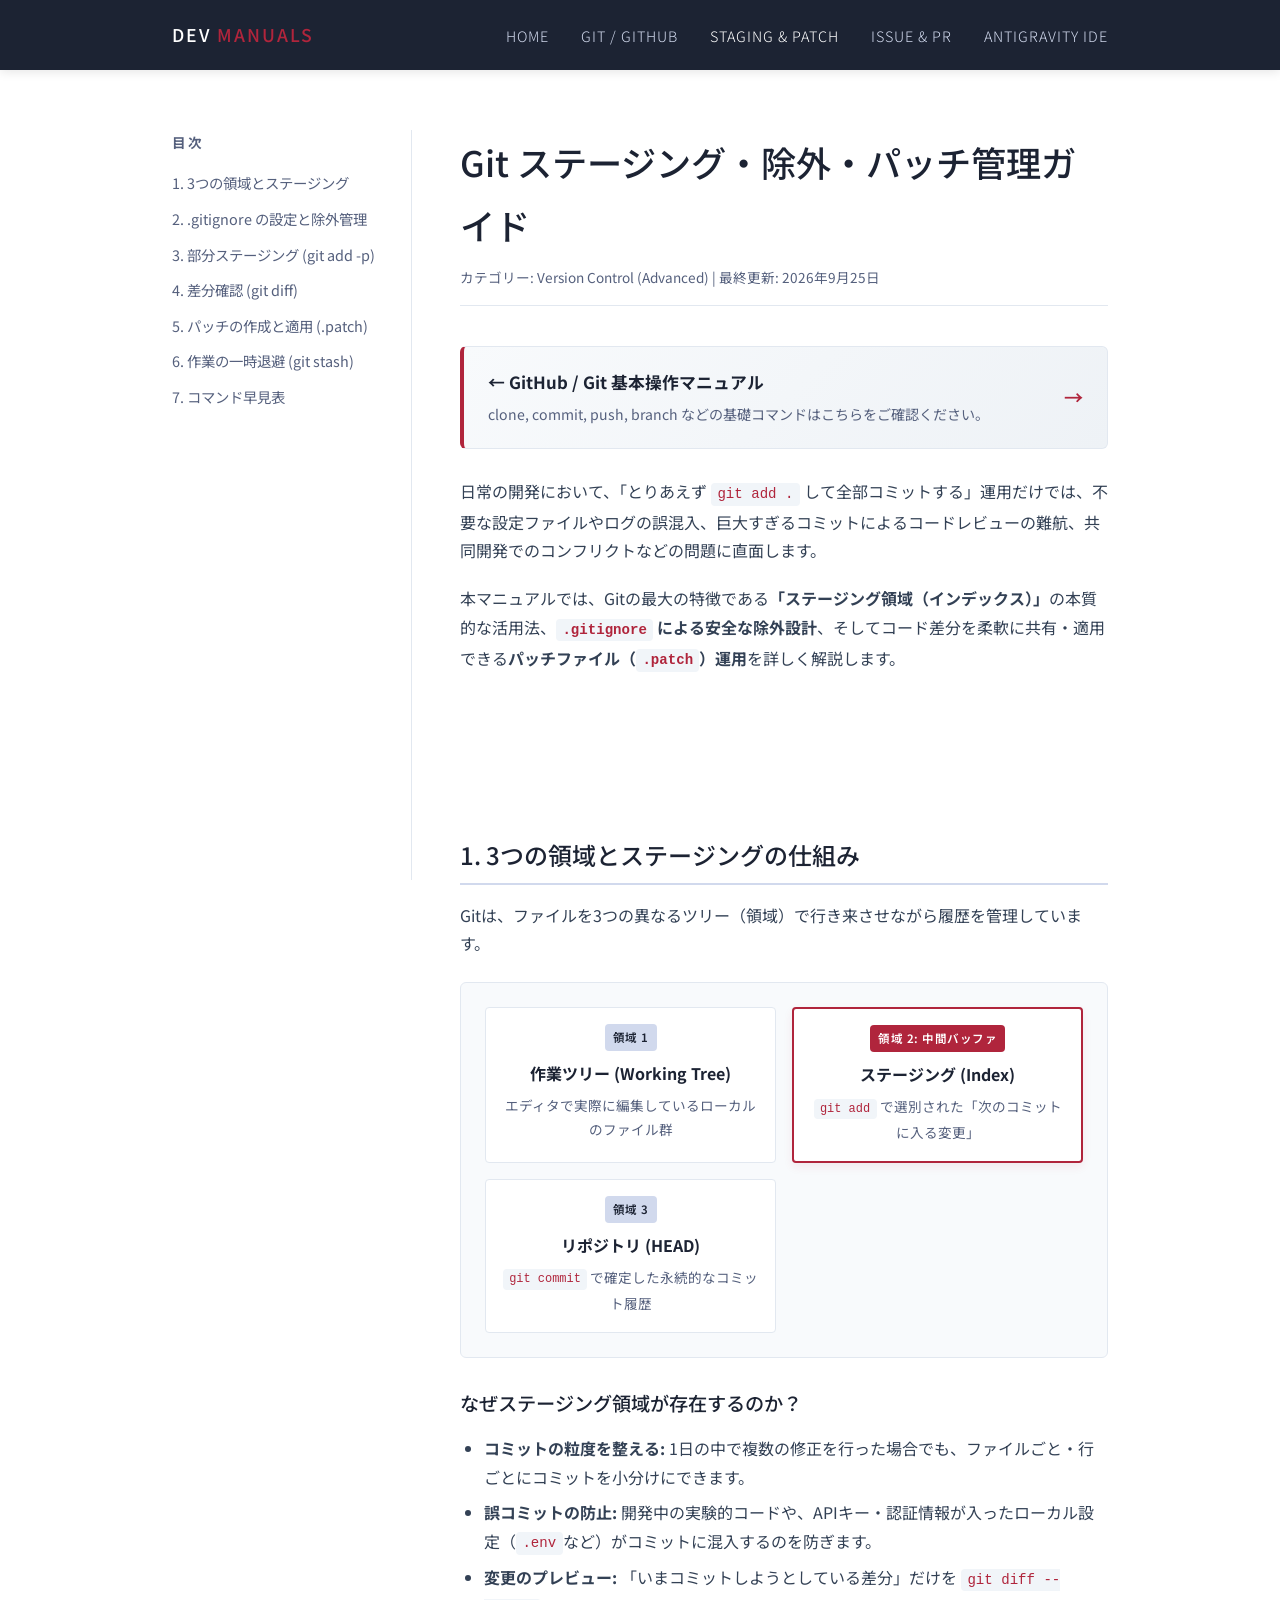
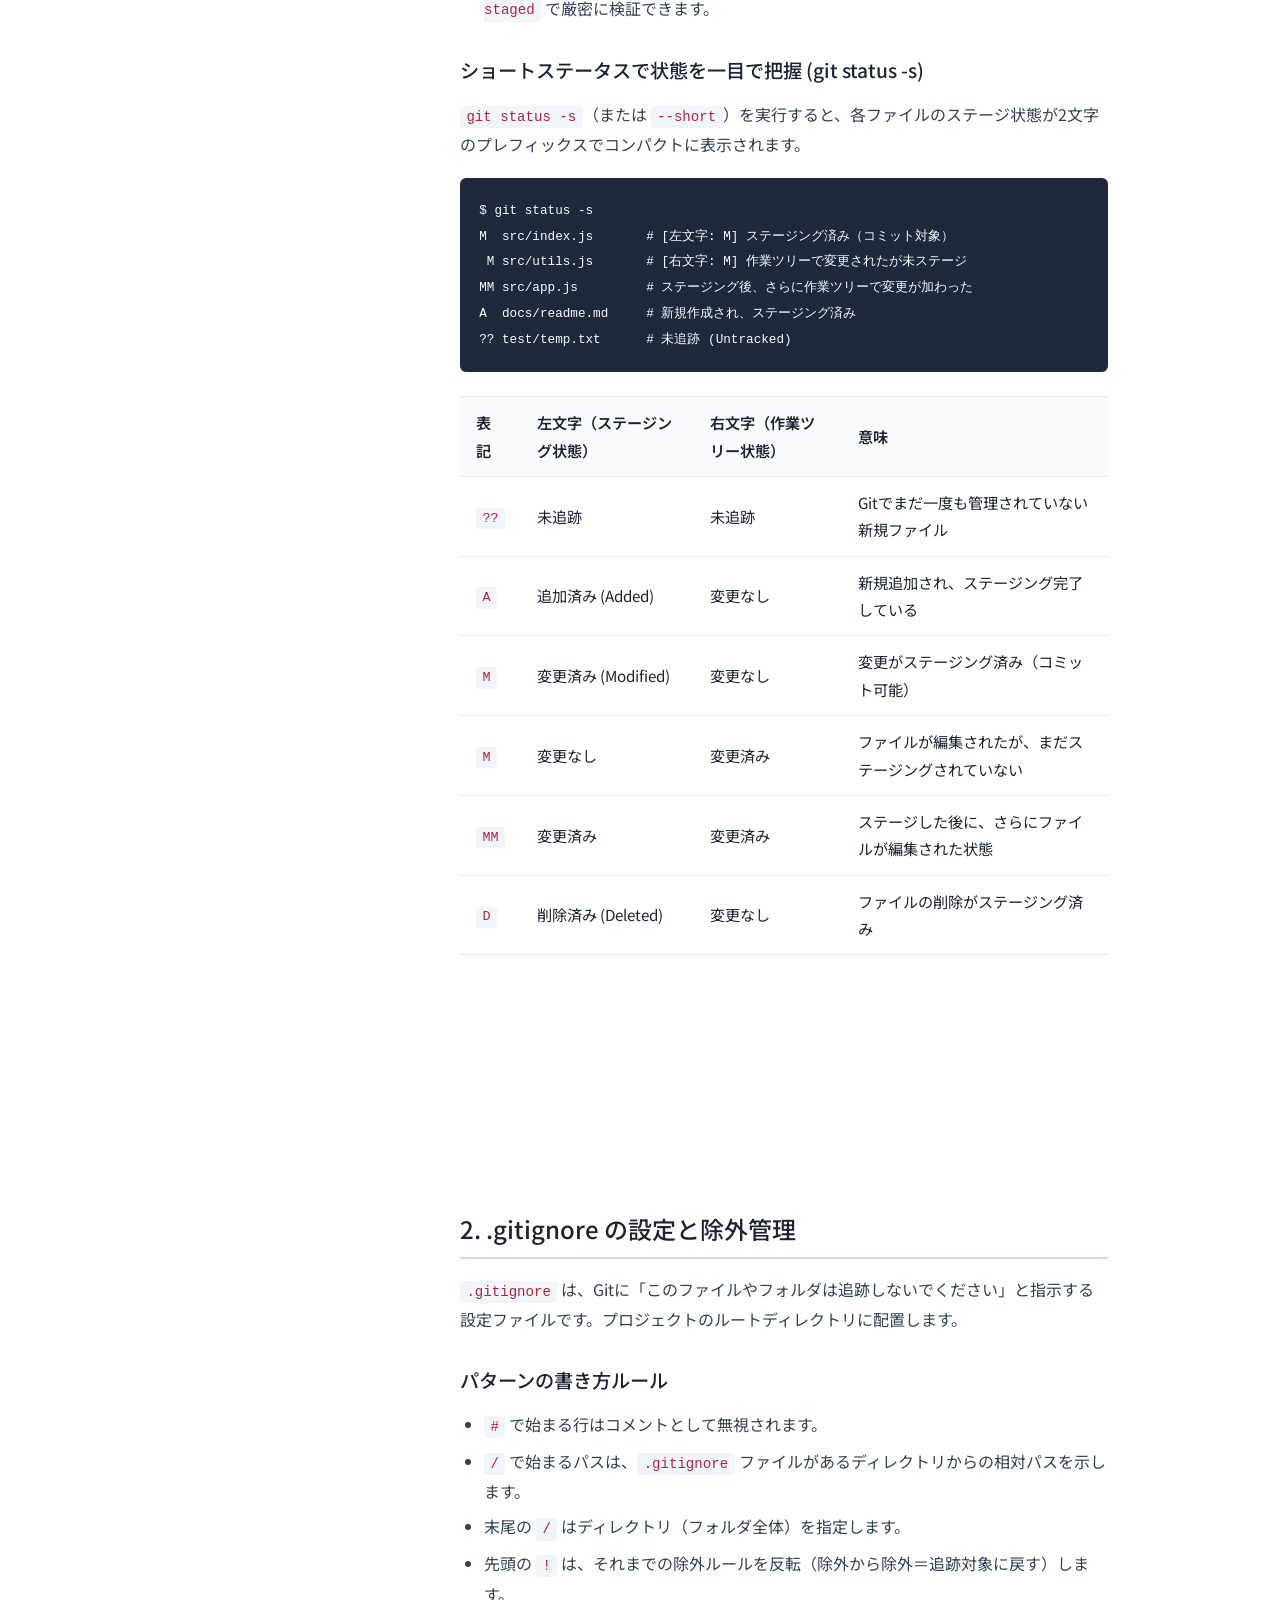
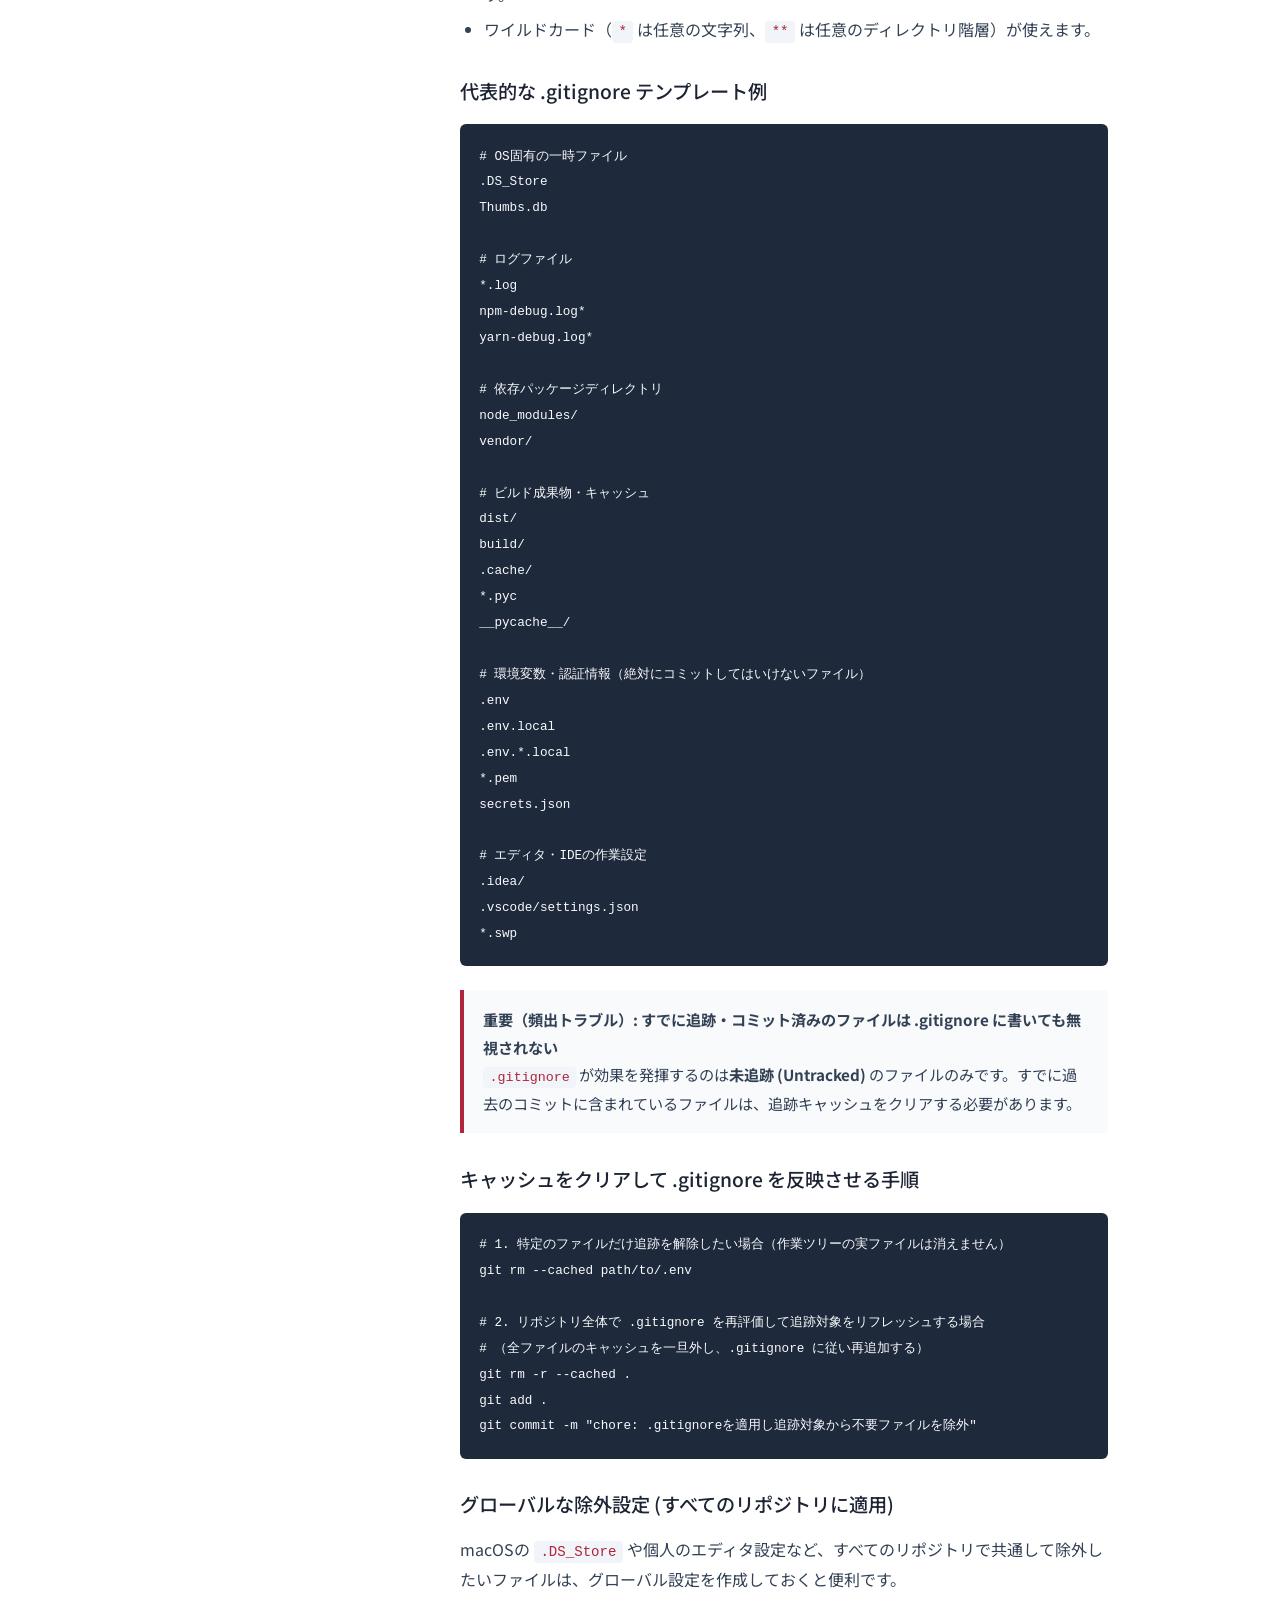
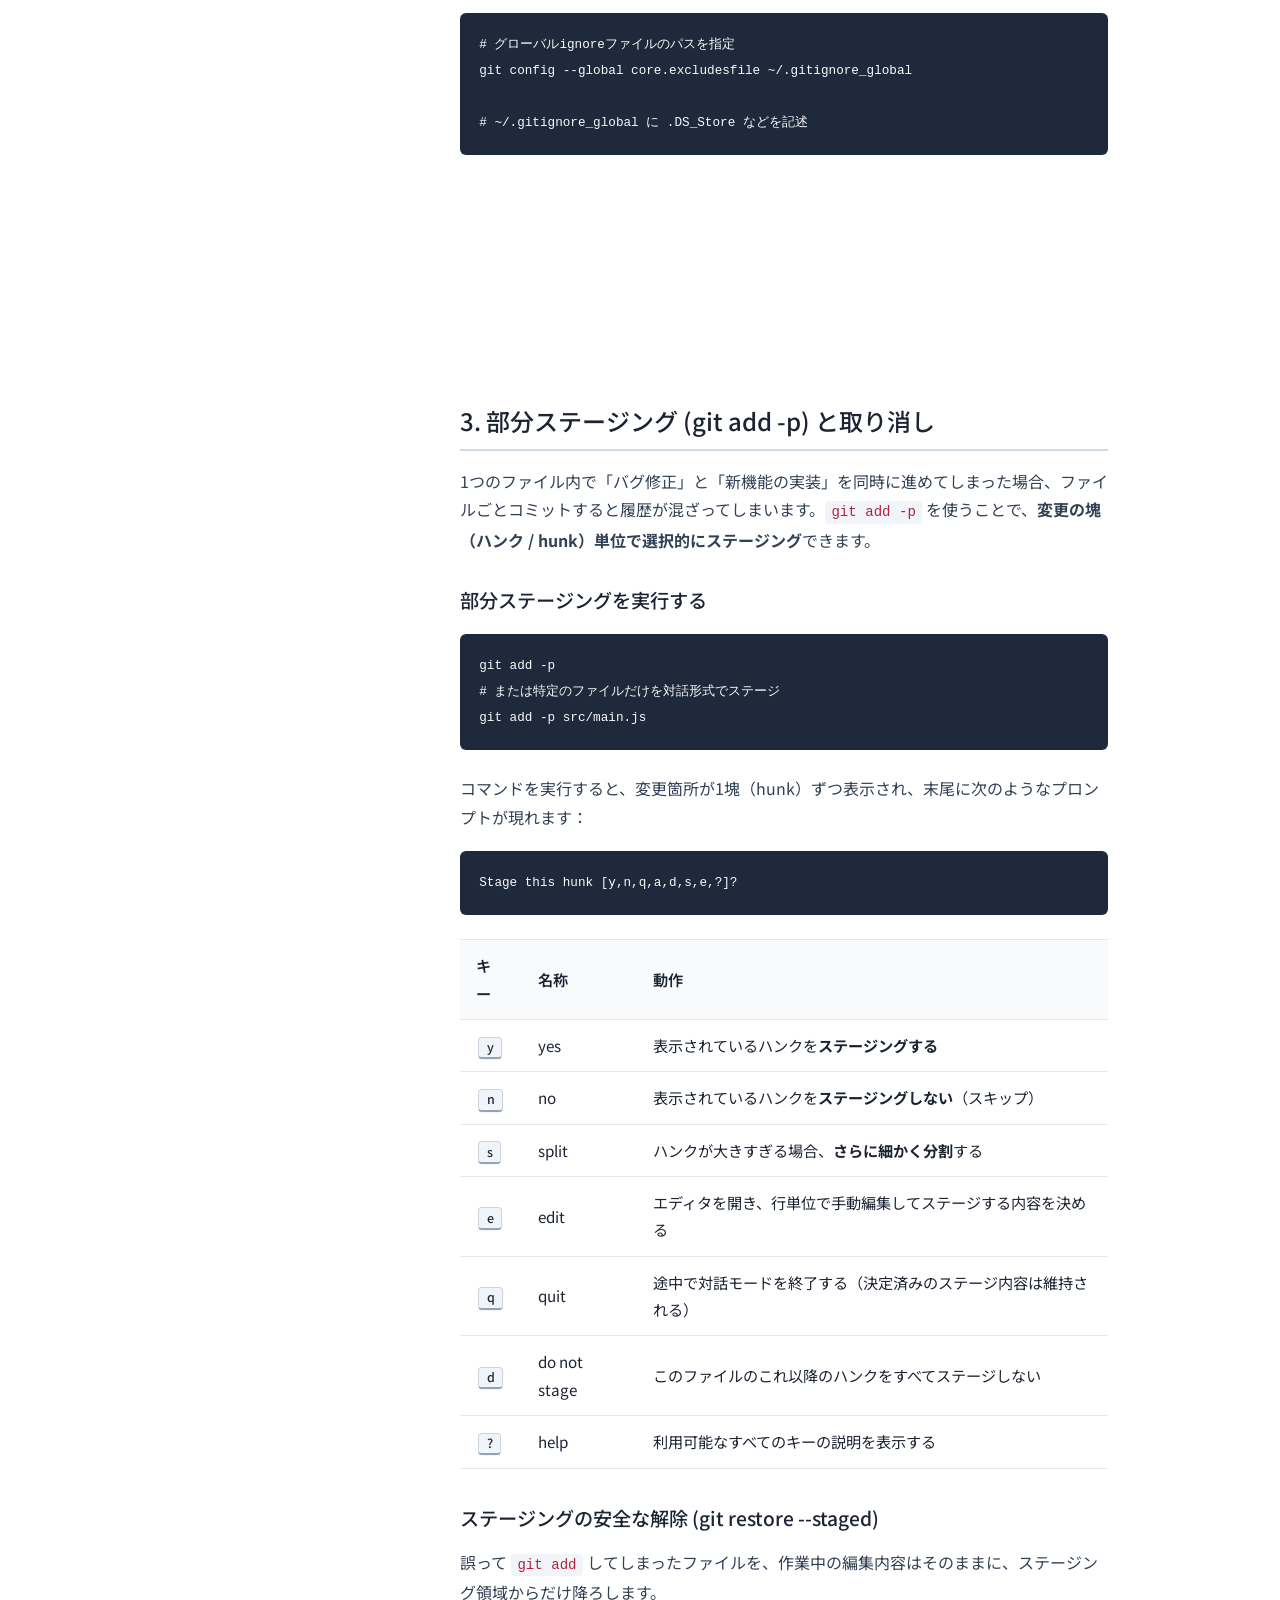
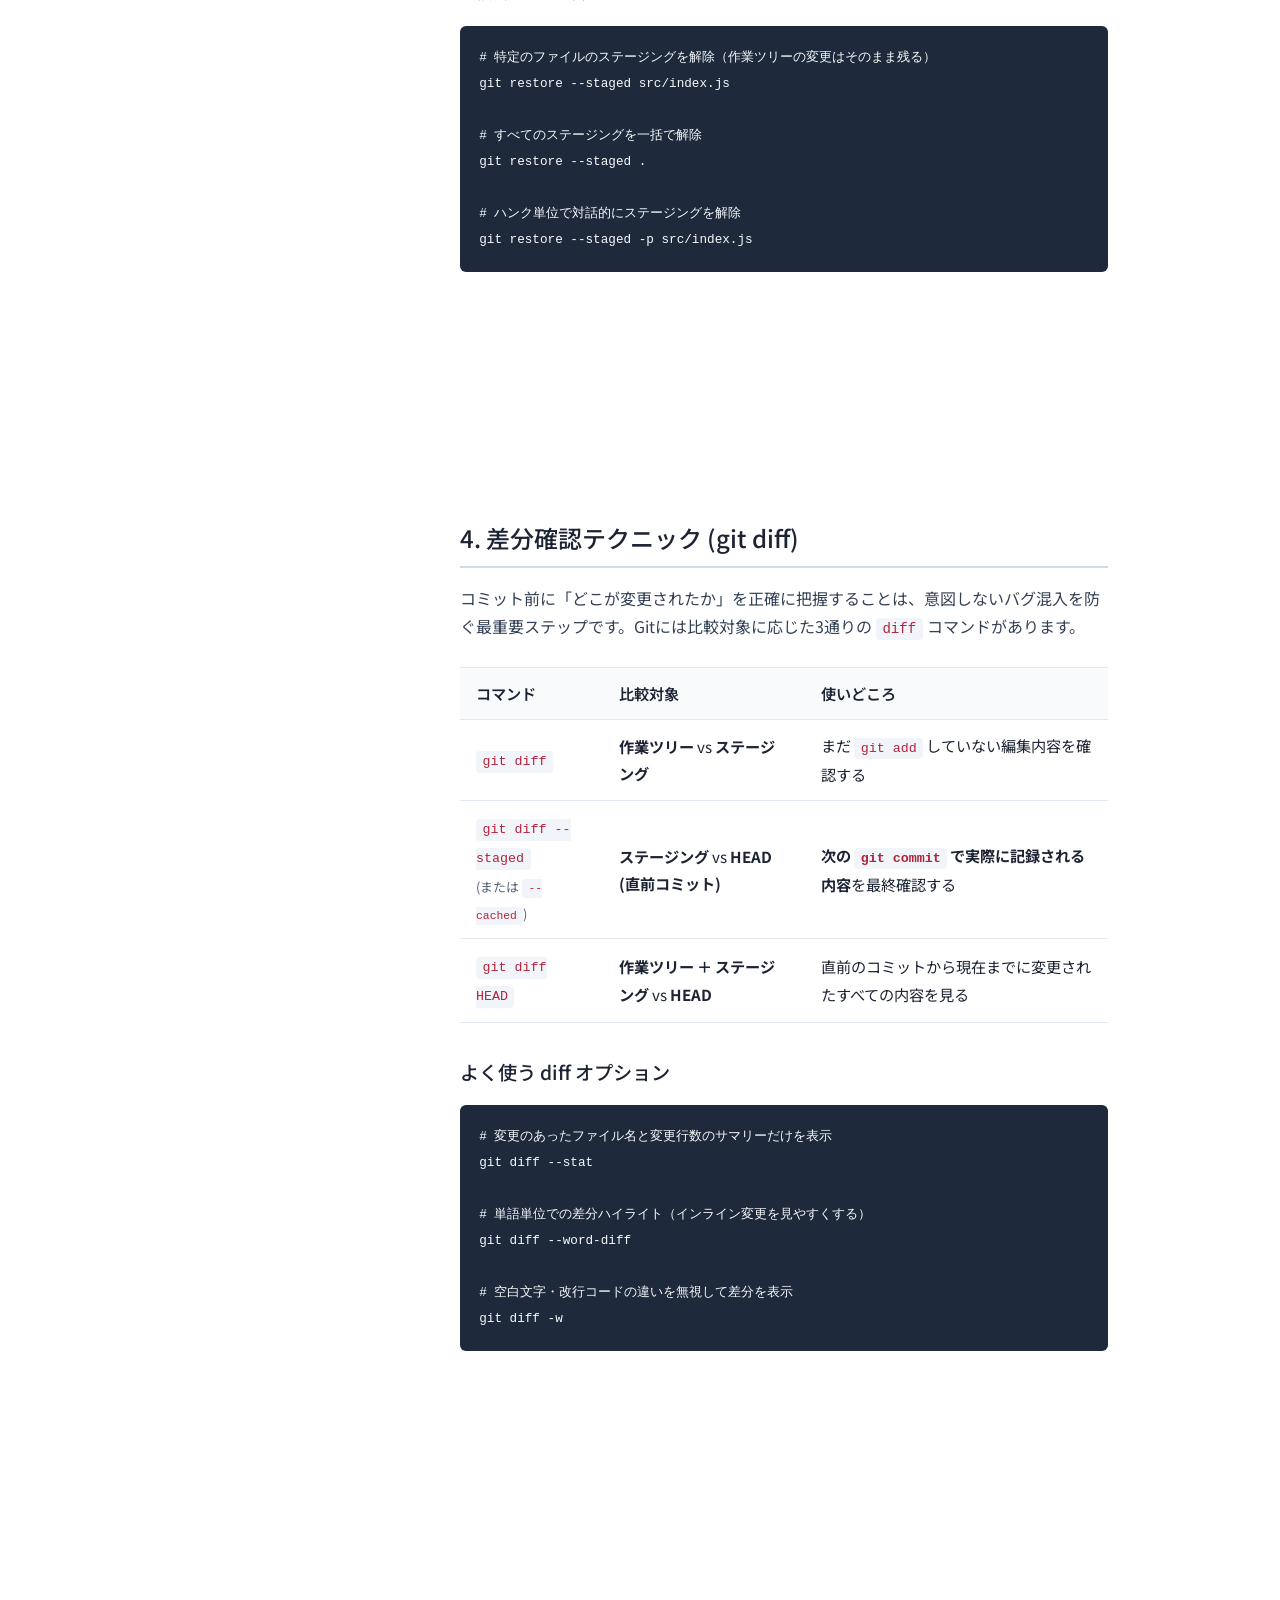
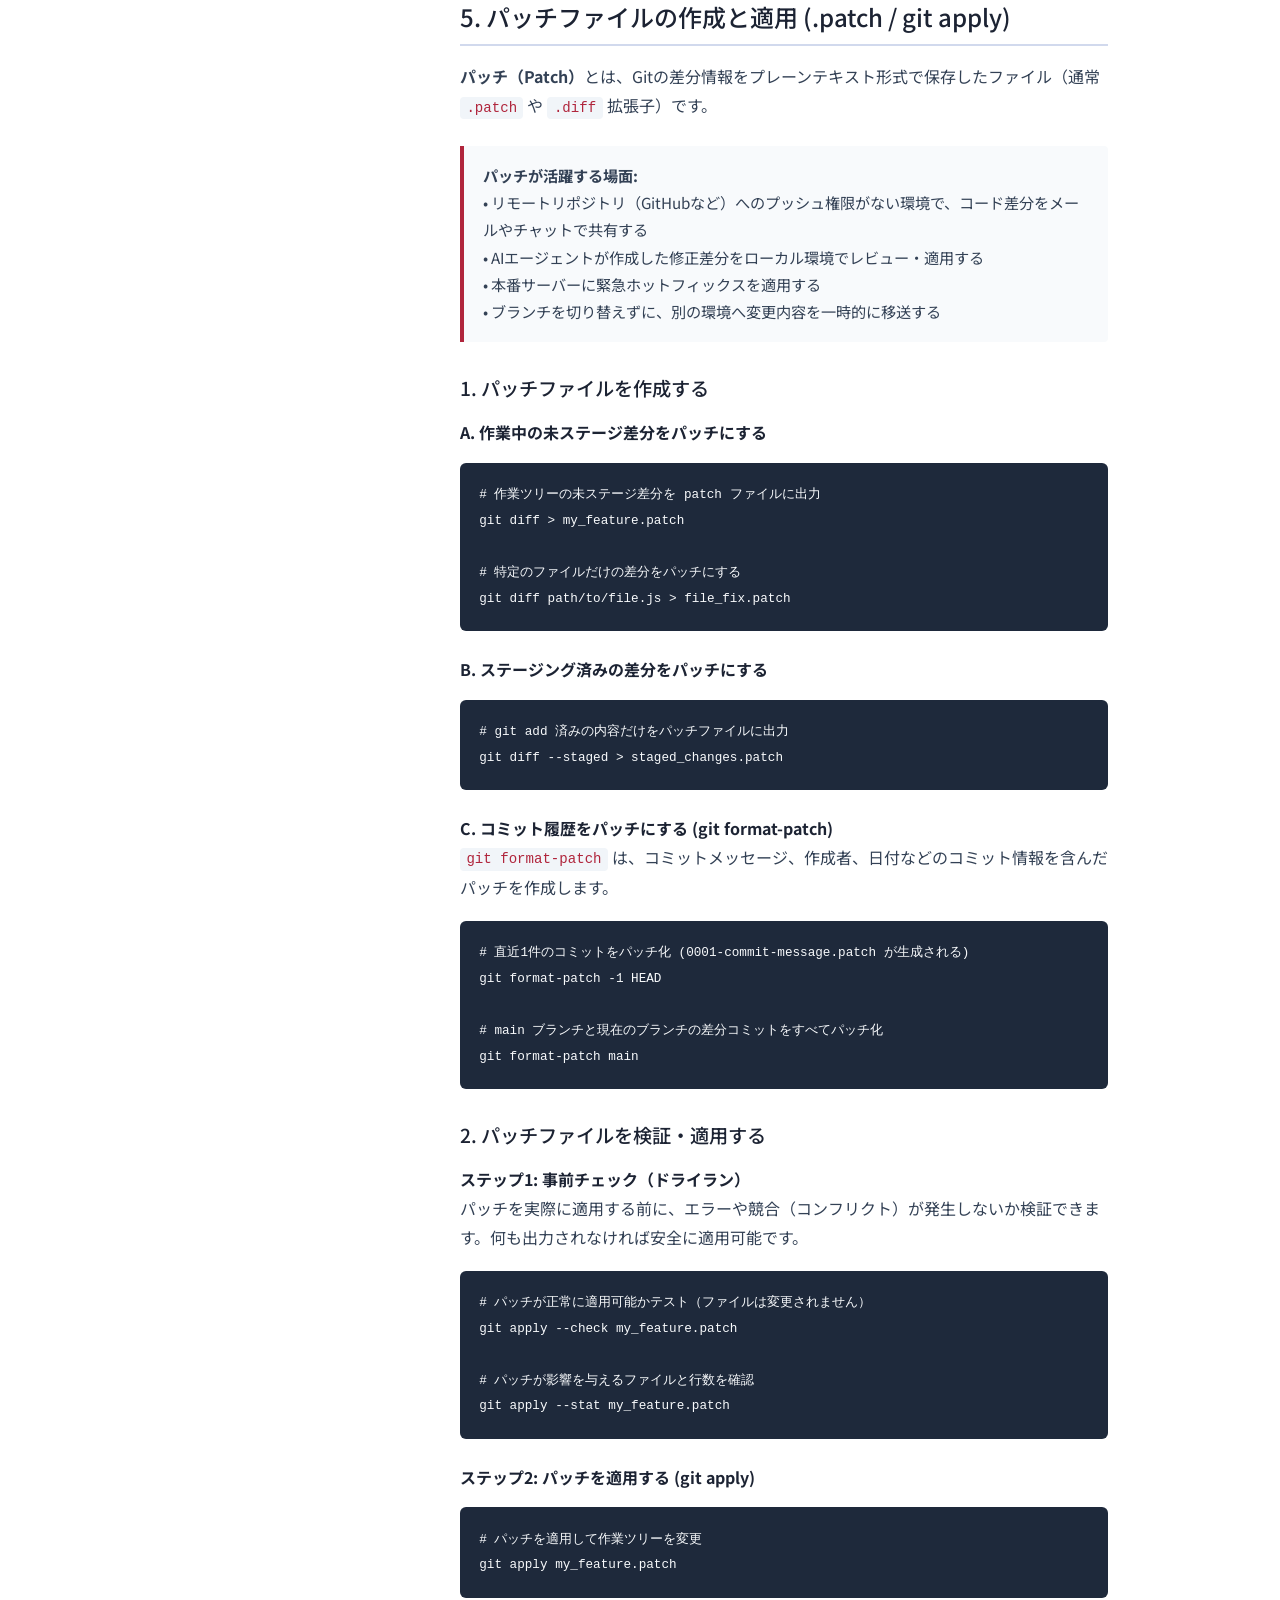
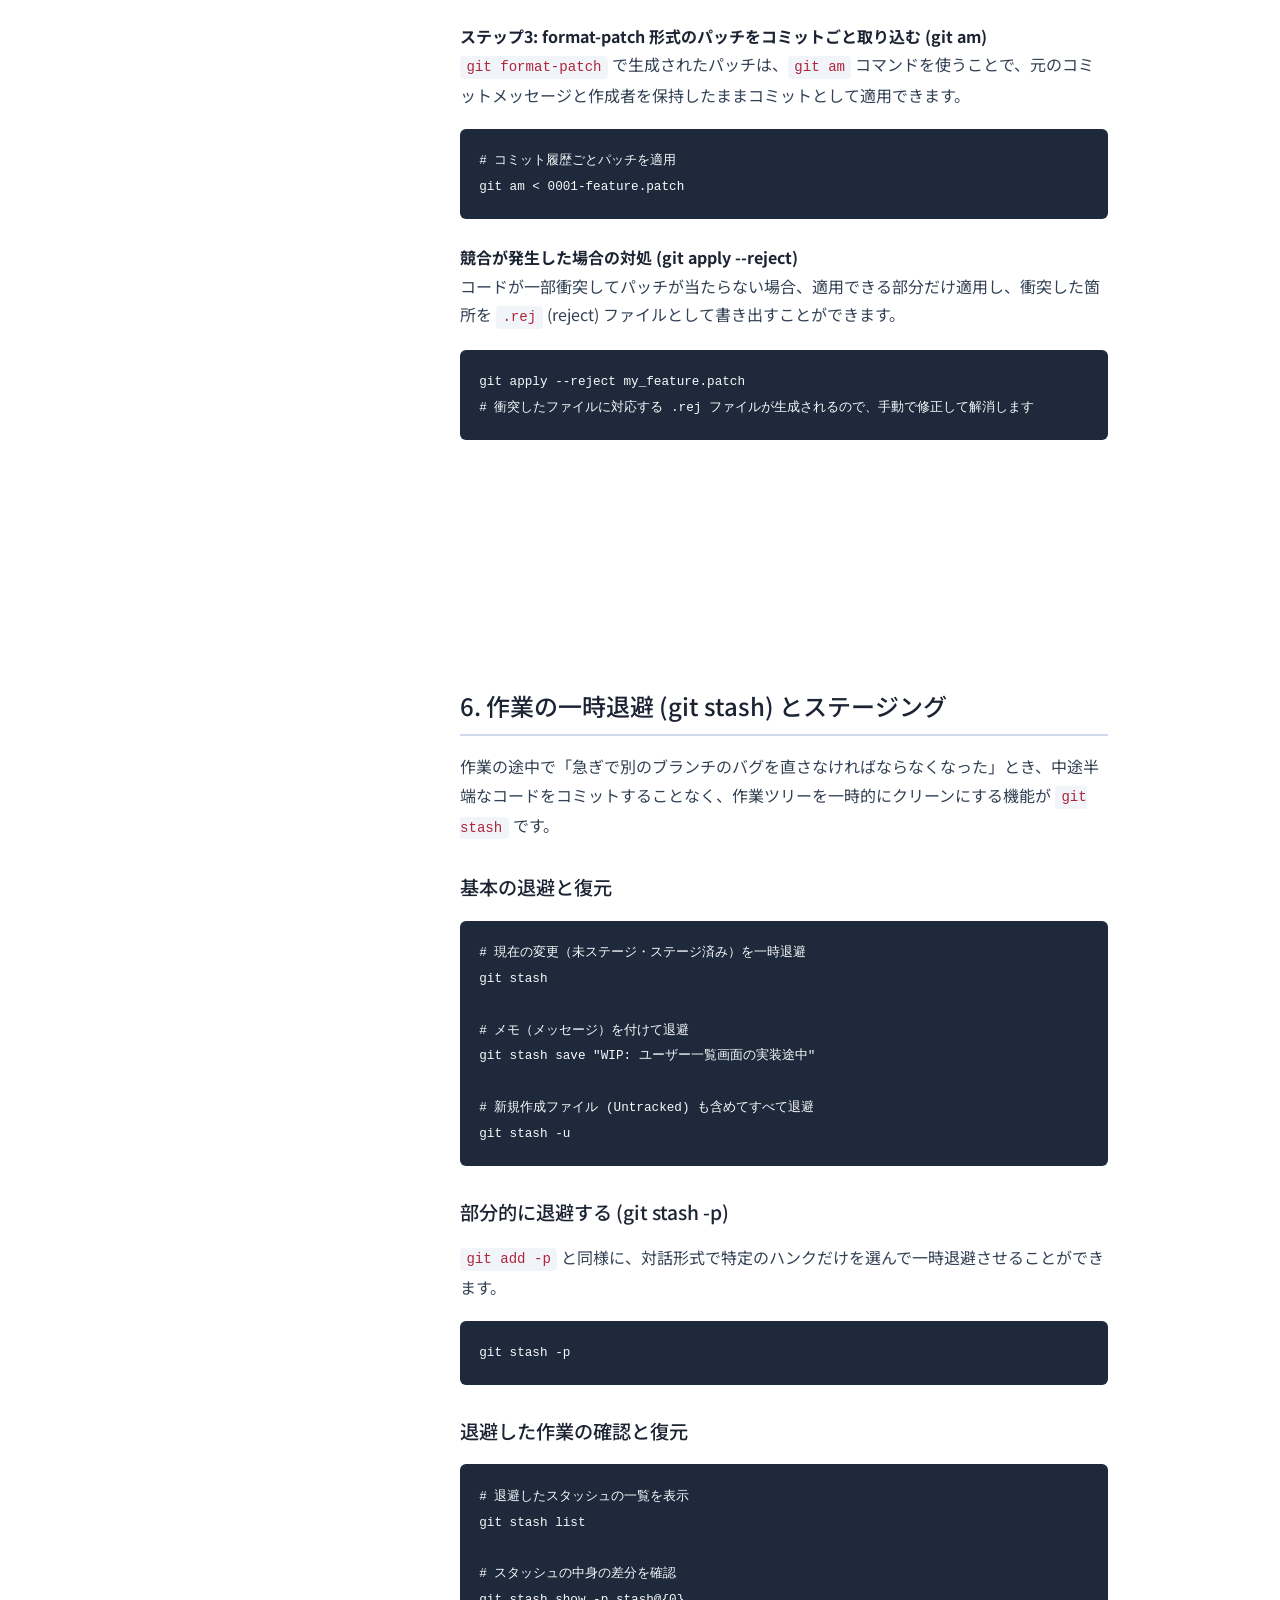
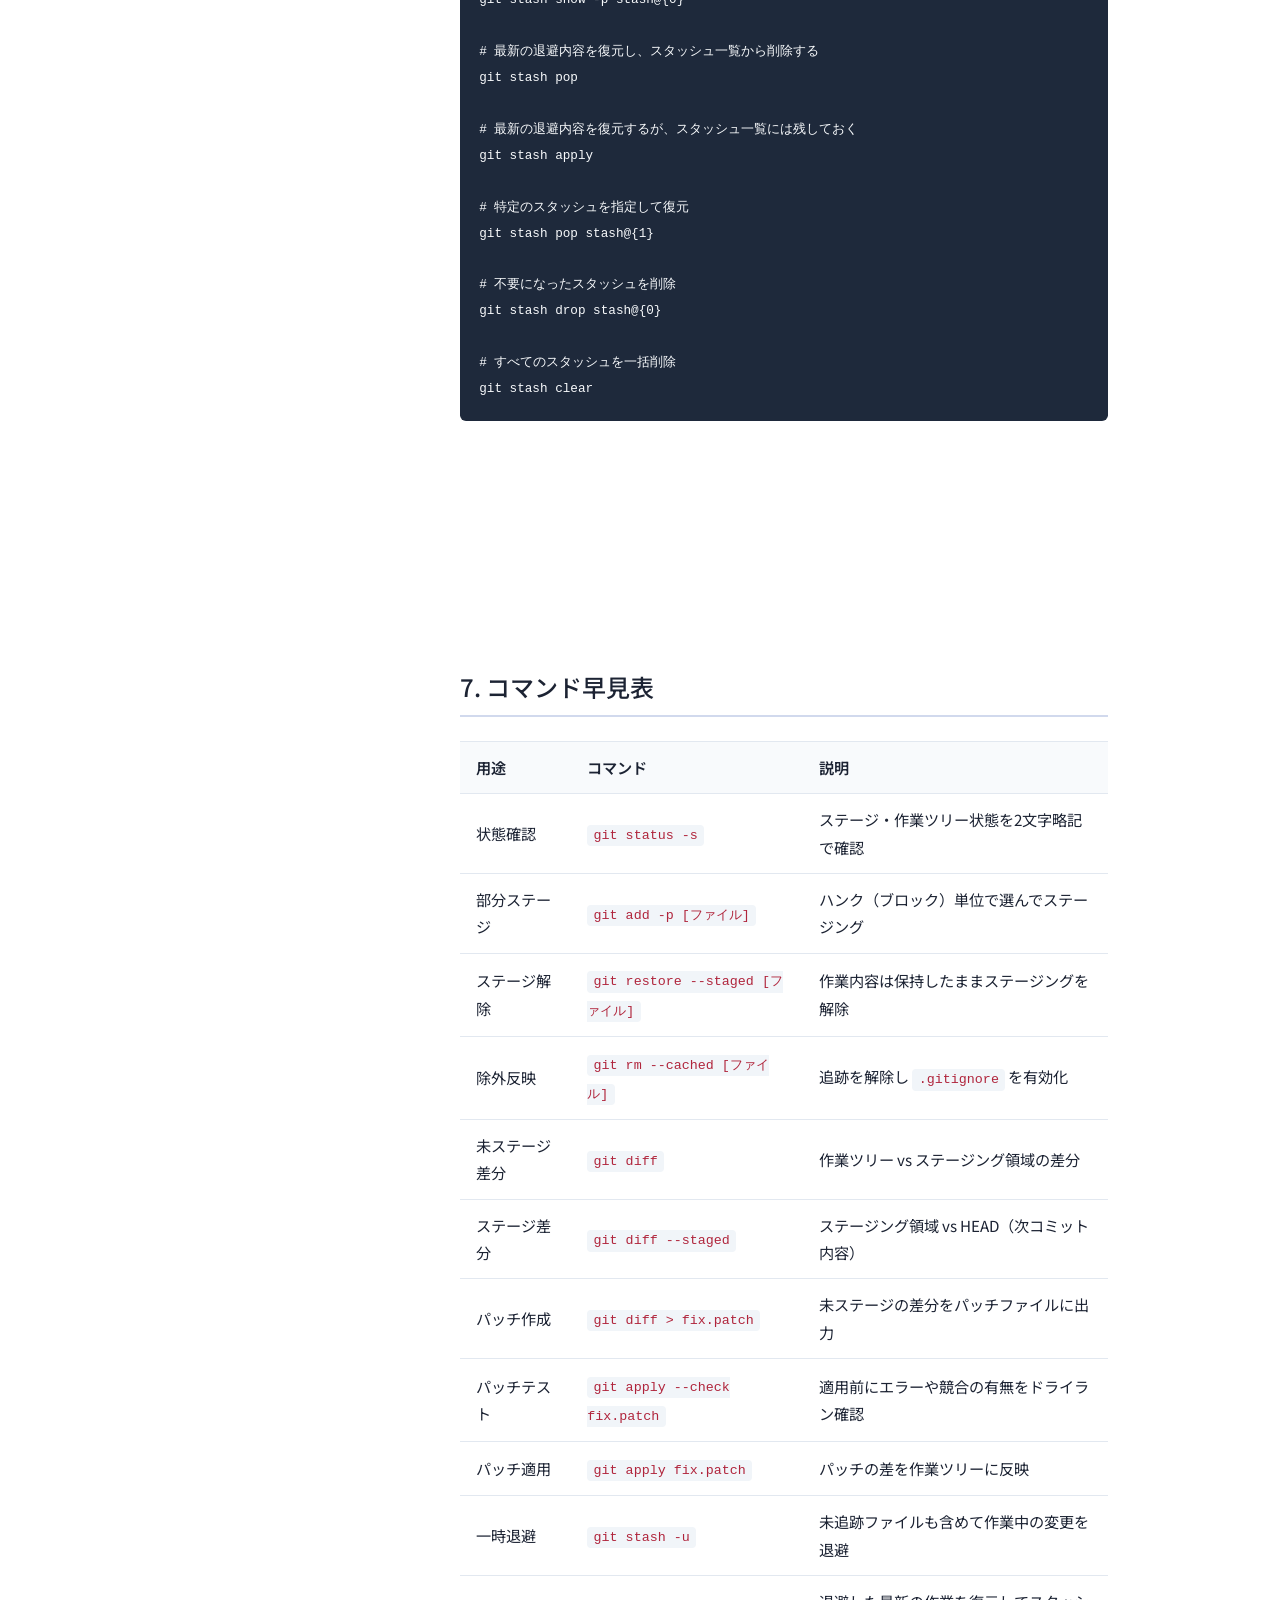
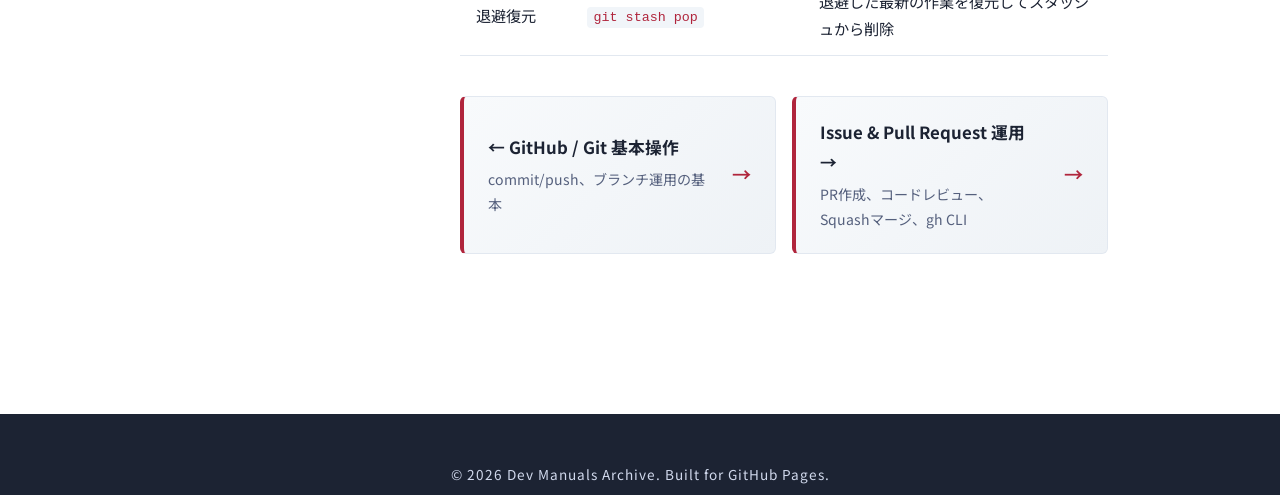
<file: git_staging_patch.html>
<!DOCTYPE html>
<html lang="ja">
<head>
    <meta charset="UTF-8">
    <meta name="viewport" content="width=device-width, initial-scale=1.0">
    <title>Git ステージング・除外・パッチ管理ガイド (.gitignore / git patch) - Dev Manuals</title>
    <meta name="description" content="Gitのステージング（インデックス）の詳細な仕組み、.gitignoreの書き方とキャッシュクリア、git add -p による部分ステージング、git diffの活用、パッチファイル(.patch)の作成と適用、git stashを網羅した実践マニュアル。">
    <!-- Google Fonts -->
    <link rel="preconnect" href="https://fonts.googleapis.com">
    <link rel="preconnect" href="https://fonts.gstatic.com" crossorigin>
    <link href="https://fonts.googleapis.com/css2?family=Noto+Sans+JP:wght@300;400;500;700&family=Outfit:wght@300;400;500;600&display=swap" rel="stylesheet">
    <link rel="stylesheet" href="style.css">
</head>
<body>

    <!-- Navigation -->
    <nav>
        <div class="container">
            <a href="index.html" class="logo">DEV <span>MANUALS</span></a>
            <ul class="nav-links">
                <li><a href="index.html">HOME</a></li>
                <li><a href="git_basic_usage.html">GIT / GITHUB</a></li>
                <li><a href="git_staging_patch.html" class="active">STAGING & PATCH</a></li>
                <li><a href="github_issue_pr.html">ISSUE & PR</a></li>
                <li><a href="antigravity_guide.html">ANTIGRAVITY IDE</a></li>
            </ul>
            <div class="burger" aria-label="Menu Toggle">
                <div class="line1"></div>
                <div class="line2"></div>
                <div class="line3"></div>
            </div>
        </div>
    </nav>

    <!-- Main Content -->
    <div class="container">
        <div class="manual-layout">
            
            <!-- Sidebar (TOC) -->
            <aside class="toc-sidebar">
                <h4>目次</h4>
                <ul>
                    <li><a href="#overview">1. 3つの領域とステージング</a></li>
                    <li><a href="#gitignore">2. .gitignore の設定と除外管理</a></li>
                    <li><a href="#advanced-add">3. 部分ステージング (git add -p)</a></li>
                    <li><a href="#diff-techniques">4. 差分確認 (git diff)</a></li>
                    <li><a href="#patch-flow">5. パッチの作成と適用 (.patch)</a></li>
                    <li><a href="#stash-flow">6. 作業の一時退避 (git stash)</a></li>
                    <li><a href="#cheatsheet">7. コマンド早見表</a></li>
                </ul>
            </aside>

            <!-- Article Body -->
            <main class="article-content">
                <h1>Git ステージング・除外・パッチ管理ガイド</h1>
                <div class="article-meta">
                    カテゴリー: Version Control (Advanced) | 最終更新: 2026年9月25日
                </div>

                <!-- Back / Related Link Banner -->
                <a href="git_basic_usage.html" class="link-banner">
                    <div class="link-banner-content">
                        <h4>&larr; GitHub / Git 基本操作マニュアル</h4>
                        <p>clone, commit, push, branch などの基礎コマンドはこちらをご確認ください。</p>
                    </div>
                    <span class="link-banner-arrow">&rarr;</span>
                </a>

                <p>日常の開発において、「とりあえず <code>git add .</code> して全部コミットする」運用だけでは、不要な設定ファイルやログの誤混入、巨大すぎるコミットによるコードレビューの難航、共同開発でのコンフリクトなどの問題に直面します。</p>
                <p>本マニュアルでは、Gitの最大の特徴である<strong>「ステージング領域（インデックス）」</strong>の本質的な活用法、<strong><code>.gitignore</code> による安全な除外設計</strong>、そしてコード差分を柔軟に共有・適用できる<strong>パッチファイル（<code>.patch</code>）運用</strong>を詳しく解説します。</p>

                <!-- SECTION 1 -->
                <section id="overview">
                    <h2>1. 3つの領域とステージングの仕組み</h2>
                    <p>Gitは、ファイルを3つの異なるツリー（領域）で行き来させながら履歴を管理しています。</p>

                    <div style="background: #f8fafc; border: 1px solid var(--border-color); border-radius: 6px; padding: 1.5rem; margin: 1.5rem 0;">
                        <div style="display: grid; grid-template-columns: repeat(auto-fit, minmax(200px, 1fr)); gap: 1rem; text-align: center;">
                            <div style="background: white; border: 1px solid var(--border-color); padding: 1rem; border-radius: 4px;">
                                <div class="badge badge-soft" style="margin-bottom: 0.5rem;">領域 1</div>
                                <h4 style="margin-bottom: 0.3rem;">作業ツリー (Working Tree)</h4>
                                <p style="font-size: 0.85rem; color: var(--text-muted); margin: 0;">エディタで実際に編集しているローカルのファイル群</p>
                            </div>
                            <div style="background: white; border: 2px solid var(--accent-strong); padding: 1rem; border-radius: 4px; box-shadow: 0 4px 10px rgba(176,37,60,0.08);">
                                <div class="badge badge-primary" style="margin-bottom: 0.5rem;">領域 2: 中間バッファ</div>
                                <h4 style="margin-bottom: 0.3rem;">ステージング (Index)</h4>
                                <p style="font-size: 0.85rem; color: var(--text-muted); margin: 0;"><code>git add</code> で選別された「次のコミットに入る変更」</p>
                            </div>
                            <div style="background: white; border: 1px solid var(--border-color); padding: 1rem; border-radius: 4px;">
                                <div class="badge badge-soft" style="margin-bottom: 0.5rem;">領域 3</div>
                                <h4 style="margin-bottom: 0.3rem;">リポジトリ (HEAD)</h4>
                                <p style="font-size: 0.85rem; color: var(--text-muted); margin: 0;"><code>git commit</code> で確定した永続的なコミット履歴</p>
                            </div>
                        </div>
                    </div>

                    <h3>なぜステージング領域が存在するのか？</h3>
                    <ul>
                        <li><strong>コミットの粒度を整える:</strong> 1日の中で複数の修正を行った場合でも、ファイルごと・行ごとにコミットを小分けにできます。</li>
                        <li><strong>誤コミットの防止:</strong> 開発中の実験的コードや、APIキー・認証情報が入ったローカル設定（<code>.env</code>など）がコミットに混入するのを防ぎます。</li>
                        <li><strong>変更のプレビュー:</strong> 「いまコミットしようとしている差分」だけを <code>git diff --staged</code> で厳密に検証できます。</li>
                    </ul>

                    <h3>ショートステータスで状態を一目で把握 (git status -s)</h3>
                    <p><code>git status -s</code>（または <code>--short</code>）を実行すると、各ファイルのステージ状態が2文字のプレフィックスでコンパクトに表示されます。</p>
<pre><code>$ git status -s
M  src/index.js       # [左文字: M] ステージング済み（コミット対象）
 M src/utils.js       # [右文字: M] 作業ツリーで変更されたが未ステージ
MM src/app.js         # ステージング後、さらに作業ツリーで変更が加わった
A  docs/readme.md     # 新規作成され、ステージング済み
?? test/temp.txt      # 未追跡 (Untracked)</code></pre>

                    <table>
                        <thead>
                            <tr>
                                <th>表記</th>
                                <th>左文字（ステージング状態）</th>
                                <th>右文字（作業ツリー状態）</th>
                                <th>意味</th>
                            </tr>
                        </thead>
                        <tbody>
                            <tr>
                                <td><code>??</code></td>
                                <td>未追跡</td>
                                <td>未追跡</td>
                                <td>Gitでまだ一度も管理されていない新規ファイル</td>
                            </tr>
                            <tr>
                                <td><code>A </code></td>
                                <td>追加済み (Added)</td>
                                <td>変更なし</td>
                                <td>新規追加され、ステージング完了している</td>
                            </tr>
                            <tr>
                                <td><code>M </code></td>
                                <td>変更済み (Modified)</td>
                                <td>変更なし</td>
                                <td>変更がステージング済み（コミット可能）</td>
                            </tr>
                            <tr>
                                <td><code> M</code></td>
                                <td>変更なし</td>
                                <td>変更済み</td>
                                <td>ファイルが編集されたが、まだステージングされていない</td>
                            </tr>
                            <tr>
                                <td><code>MM</code></td>
                                <td>変更済み</td>
                                <td>変更済み</td>
                                <td>ステージした後に、さらにファイルが編集された状態</td>
                            </tr>
                            <tr>
                                <td><code>D </code></td>
                                <td>削除済み (Deleted)</td>
                                <td>変更なし</td>
                                <td>ファイルの削除がステージング済み</td>
                            </tr>
                        </tbody>
                    </table>
                </section>

                <!-- SECTION 2 -->
                <section id="gitignore">
                    <h2>2. .gitignore の設定と除外管理</h2>
                    <p><code>.gitignore</code> は、Gitに「このファイルやフォルダは追跡しないでください」と指示する設定ファイルです。プロジェクトのルートディレクトリに配置します。</p>

                    <h3>パターンの書き方ルール</h3>
                    <ul>
                        <li><code>#</code> で始まる行はコメントとして無視されます。</li>
                        <li><code>/</code> で始まるパスは、<code>.gitignore</code> ファイルがあるディレクトリからの相対パスを示します。</li>
                        <li>末尾の <code>/</code> はディレクトリ（フォルダ全体）を指定します。</li>
                        <li>先頭の <code>!</code> は、それまでの除外ルールを反転（除外から除外＝追跡対象に戻す）します。</li>
                        <li>ワイルドカード（<code>*</code> は任意の文字列、<code>**</code> は任意のディレクトリ階層）が使えます。</li>
                    </ul>

                    <h3>代表的な .gitignore テンプレート例</h3>
<pre><code># OS固有の一時ファイル
.DS_Store
Thumbs.db

# ログファイル
*.log
npm-debug.log*
yarn-debug.log*

# 依存パッケージディレクトリ
node_modules/
vendor/

# ビルド成果物・キャッシュ
dist/
build/
.cache/
*.pyc
__pycache__/

# 環境変数・認証情報（絶対にコミットしてはいけないファイル）
.env
.env.local
.env.*.local
*.pem
secrets.json

# エディタ・IDEの作業設定
.idea/
.vscode/settings.json
*.swp</code></pre>

                    <div class="callout">
                        <p><strong>重要（頻出トラブル）: すでに追跡・コミット済みのファイルは .gitignore に書いても無視されない</strong><br>
                        <code>.gitignore</code> が効果を発揮するのは<strong>未追跡 (Untracked)</strong> のファイルのみです。すでに過去のコミットに含まれているファイルは、追跡キャッシュをクリアする必要があります。</p>
                    </div>

                    <h3>キャッシュをクリアして .gitignore を反映させる手順</h3>
<pre><code># 1. 特定のファイルだけ追跡を解除したい場合（作業ツリーの実ファイルは消えません）
git rm --cached path/to/.env

# 2. リポジトリ全体で .gitignore を再評価して追跡対象をリフレッシュする場合
# （全ファイルのキャッシュを一旦外し、.gitignore に従い再追加する）
git rm -r --cached .
git add .
git commit -m "chore: .gitignoreを適用し追跡対象から不要ファイルを除外"</code></pre>

                    <h3>グローバルな除外設定 (すべてのリポジトリに適用)</h3>
                    <p>macOSの <code>.DS_Store</code> や個人のエディタ設定など、すべてのリポジトリで共通して除外したいファイルは、グローバル設定を作成しておくと便利です。</p>
<pre><code># グローバルignoreファイルのパスを指定
git config --global core.excludesfile ~/.gitignore_global

# ~/.gitignore_global に .DS_Store などを記述</code></pre>
                </section>

                <!-- SECTION 3 -->
                <section id="advanced-add">
                    <h2>3. 部分ステージング (git add -p) と取り消し</h2>
                    <p>1つのファイル内で「バグ修正」と「新機能の実装」を同時に進めてしまった場合、ファイルごとコミットすると履歴が混ざってしまいます。<code>git add -p</code> を使うことで、<strong>変更の塊（ハンク / hunk）単位で選択的にステージング</strong>できます。</p>

                    <h3>部分ステージングを実行する</h3>
<pre><code>git add -p
# または特定のファイルだけを対話形式でステージ
git add -p src/main.js</code></pre>

                    <p>コマンドを実行すると、変更箇所が1塊（hunk）ずつ表示され、末尾に次のようなプロンプトが現れます：</p>
<pre><code>Stage this hunk [y,n,q,a,d,s,e,?]?</code></pre>

                    <table>
                        <thead>
                            <tr>
                                <th>キー</th>
                                <th>名称</th>
                                <th>動作</th>
                            </tr>
                        </thead>
                        <tbody>
                            <tr>
                                <td><kbd>y</kbd></td>
                                <td>yes</td>
                                <td>表示されているハンクを<strong>ステージングする</strong></td>
                            </tr>
                            <tr>
                                <td><kbd>n</kbd></td>
                                <td>no</td>
                                <td>表示されているハンクを<strong>ステージングしない</strong>（スキップ）</td>
                            </tr>
                            <tr>
                                <td><kbd>s</kbd></td>
                                <td>split</td>
                                <td>ハンクが大きすぎる場合、<strong>さらに細かく分割</strong>する</td>
                            </tr>
                            <tr>
                                <td><kbd>e</kbd></td>
                                <td>edit</td>
                                <td>エディタを開き、行単位で手動編集してステージする内容を決める</td>
                            </tr>
                            <tr>
                                <td><kbd>q</kbd></td>
                                <td>quit</td>
                                <td>途中で対話モードを終了する（決定済みのステージ内容は維持される）</td>
                            </tr>
                            <tr>
                                <td><kbd>d</kbd></td>
                                <td>do not stage</td>
                                <td>このファイルのこれ以降のハンクをすべてステージしない</td>
                            </tr>
                            <tr>
                                <td><kbd>?</kbd></td>
                                <td>help</td>
                                <td>利用可能なすべてのキーの説明を表示する</td>
                            </tr>
                        </tbody>
                    </table>

                    <h3>ステージングの安全な解除 (git restore --staged)</h3>
                    <p>誤って <code>git add</code> してしまったファイルを、作業中の編集内容はそのままに、ステージング領域からだけ降ろします。</p>
<pre><code># 特定のファイルのステージングを解除（作業ツリーの変更はそのまま残る）
git restore --staged src/index.js

# すべてのステージングを一括で解除
git restore --staged .

# ハンク単位で対話的にステージングを解除
git restore --staged -p src/index.js</code></pre>
                </section>

                <!-- SECTION 4 -->
                <section id="diff-techniques">
                    <h2>4. 差分確認テクニック (git diff)</h2>
                    <p>コミット前に「どこが変更されたか」を正確に把握することは、意図しないバグ混入を防ぐ最重要ステップです。Gitには比較対象に応じた3通りの <code>diff</code> コマンドがあります。</p>

                    <table>
                        <thead>
                            <tr>
                                <th>コマンド</th>
                                <th>比較対象</th>
                                <th>使いどころ</th>
                            </tr>
                        </thead>
                        <tbody>
                            <tr>
                                <td><code>git diff</code></td>
                                <td><strong>作業ツリー</strong> vs <strong>ステージング</strong></td>
                                <td>まだ <code>git add</code> していない編集内容を確認する</td>
                            </tr>
                            <tr>
                                <td><code>git diff --staged</code><br><span style="font-size: 0.85em; color: var(--text-muted);">(または <code>--cached</code>)</span></td>
                                <td><strong>ステージング</strong> vs <strong>HEAD (直前コミット)</strong></td>
                                <td><strong>次の <code>git commit</code> で実際に記録される内容</strong>を最終確認する</td>
                            </tr>
                            <tr>
                                <td><code>git diff HEAD</code></td>
                                <td><strong>作業ツリー ＋ ステージング</strong> vs <strong>HEAD</strong></td>
                                <td>直前のコミットから現在までに変更されたすべての内容を見る</td>
                            </tr>
                        </tbody>
                    </table>

                    <h3>よく使う diff オプション</h3>
<pre><code># 変更のあったファイル名と変更行数のサマリーだけを表示
git diff --stat

# 単語単位での差分ハイライト（インライン変更を見やすくする）
git diff --word-diff

# 空白文字・改行コードの違いを無視して差分を表示
git diff -w</code></pre>
                </section>

                <!-- SECTION 5 -->
                <section id="patch-flow">
                    <h2>5. パッチファイルの作成と適用 (.patch / git apply)</h2>
                    <p><strong>パッチ（Patch）</strong>とは、Gitの差分情報をプレーンテキスト形式で保存したファイル（通常 <code>.patch</code> や <code>.diff</code> 拡張子）です。</p>
                    
                    <div class="callout">
                        <p><strong>パッチが活躍する場面:</strong>
                        <br>&bull; リモートリポジトリ（GitHubなど）へのプッシュ権限がない環境で、コード差分をメールやチャットで共有する
                        <br>&bull; AIエージェントが作成した修正差分をローカル環境でレビュー・適用する
                        <br>&bull; 本番サーバーに緊急ホットフィックスを適用する
                        <br>&bull; ブランチを切り替えずに、別の環境へ変更内容を一時的に移送する</p>
                    </div>

                    <h3>1. パッチファイルを作成する</h3>

                    <h4>A. 作業中の未ステージ差分をパッチにする</h4>
<pre><code># 作業ツリーの未ステージ差分を patch ファイルに出力
git diff > my_feature.patch

# 特定のファイルだけの差分をパッチにする
git diff path/to/file.js > file_fix.patch</code></pre>

                    <h4>B. ステージング済みの差分をパッチにする</h4>
<pre><code># git add 済みの内容だけをパッチファイルに出力
git diff --staged > staged_changes.patch</code></pre>

                    <h4>C. コミット履歴をパッチにする (git format-patch)</h4>
                    <p><code>git format-patch</code> は、コミットメッセージ、作成者、日付などのコミット情報を含んだパッチを作成します。</p>
<pre><code># 直近1件のコミットをパッチ化 (0001-commit-message.patch が生成される)
git format-patch -1 HEAD

# main ブランチと現在のブランチの差分コミットをすべてパッチ化
git format-patch main</code></pre>

                    <h3>2. パッチファイルを検証・適用する</h3>

                    <h4>ステップ1: 事前チェック（ドライラン）</h4>
                    <p>パッチを実際に適用する前に、エラーや競合（コンフリクト）が発生しないか検証できます。何も出力されなければ安全に適用可能です。</p>
<pre><code># パッチが正常に適用可能かテスト（ファイルは変更されません）
git apply --check my_feature.patch

# パッチが影響を与えるファイルと行数を確認
git apply --stat my_feature.patch</code></pre>

                    <h4>ステップ2: パッチを適用する (git apply)</h4>
<pre><code># パッチを適用して作業ツリーを変更
git apply my_feature.patch</code></pre>

                    <h4>ステップ3: format-patch 形式のパッチをコミットごと取り込む (git am)</h4>
                    <p><code>git format-patch</code> で生成されたパッチは、<code>git am</code> コマンドを使うことで、元のコミットメッセージと作成者を保持したままコミットとして適用できます。</p>
<pre><code># コミット履歴ごとパッチを適用
git am < 0001-feature.patch</code></pre>

                    <h4>競合が発生した場合の対処 (git apply --reject)</h4>
                    <p>コードが一部衝突してパッチが当たらない場合、適用できる部分だけ適用し、衝突した箇所を <code>.rej</code> (reject) ファイルとして書き出すことができます。</p>
<pre><code>git apply --reject my_feature.patch
# 衝突したファイルに対応する .rej ファイルが生成されるので、手動で修正して解消します</code></pre>
                </section>

                <!-- SECTION 6 -->
                <section id="stash-flow">
                    <h2>6. 作業の一時退避 (git stash) とステージング</h2>
                    <p>作業の途中で「急ぎで別のブランチのバグを直さなければならなくなった」とき、中途半端なコードをコミットすることなく、作業ツリーを一時的にクリーンにする機能が <code>git stash</code> です。</p>

                    <h3>基本の退避と復元</h3>
<pre><code># 現在の変更（未ステージ・ステージ済み）を一時退避
git stash

# メモ（メッセージ）を付けて退避
git stash save "WIP: ユーザー一覧画面の実装途中"

# 新規作成ファイル (Untracked) も含めてすべて退避
git stash -u</code></pre>

                    <h3>部分的に退避する (git stash -p)</h3>
                    <p><code>git add -p</code> と同様に、対話形式で特定のハンクだけを選んで一時退避させることができます。</p>
<pre><code>git stash -p</code></pre>

                    <h3>退避した作業の確認と復元</h3>
<pre><code># 退避したスタッシュの一覧を表示
git stash list

# スタッシュの中身の差分を確認
git stash show -p stash@{0}

# 最新の退避内容を復元し、スタッシュ一覧から削除する
git stash pop

# 最新の退避内容を復元するが、スタッシュ一覧には残しておく
git stash apply

# 特定のスタッシュを指定して復元
git stash pop stash@{1}

# 不要になったスタッシュを削除
git stash drop stash@{0}

# すべてのスタッシュを一括削除
git stash clear</code></pre>
                </section>

                <!-- SECTION 7 -->
                <section id="cheatsheet">
                    <h2>7. コマンド早見表</h2>
                    <table>
                        <thead>
                            <tr>
                                <th>用途</th>
                                <th>コマンド</th>
                                <th>説明</th>
                            </tr>
                        </thead>
                        <tbody>
                            <tr>
                                <td>状態確認</td>
                                <td><code>git status -s</code></td>
                                <td>ステージ・作業ツリー状態を2文字略記で確認</td>
                            </tr>
                            <tr>
                                <td>部分ステージ</td>
                                <td><code>git add -p [ファイル]</code></td>
                                <td>ハンク（ブロック）単位で選んでステージング</td>
                            </tr>
                            <tr>
                                <td>ステージ解除</td>
                                <td><code>git restore --staged [ファイル]</code></td>
                                <td>作業内容は保持したままステージングを解除</td>
                            </tr>
                            <tr>
                                <td>除外反映</td>
                                <td><code>git rm --cached [ファイル]</code></td>
                                <td>追跡を解除し <code>.gitignore</code> を有効化</td>
                            </tr>
                            <tr>
                                <td>未ステージ差分</td>
                                <td><code>git diff</code></td>
                                <td>作業ツリー vs ステージング領域の差分</td>
                            </tr>
                            <tr>
                                <td>ステージ差分</td>
                                <td><code>git diff --staged</code></td>
                                <td>ステージング領域 vs HEAD（次コミット内容）</td>
                            </tr>
                            <tr>
                                <td>パッチ作成</td>
                                <td><code>git diff > fix.patch</code></td>
                                <td>未ステージの差分をパッチファイルに出力</td>
                            </tr>
                            <tr>
                                <td>パッチテスト</td>
                                <td><code>git apply --check fix.patch</code></td>
                                <td>適用前にエラーや競合の有無をドライラン確認</td>
                            </tr>
                            <tr>
                                <td>パッチ適用</td>
                                <td><code>git apply fix.patch</code></td>
                                <td>パッチの差を作業ツリーに反映</td>
                            </tr>
                            <tr>
                                <td>一時退避</td>
                                <td><code>git stash -u</code></td>
                                <td>未追跡ファイルも含めて作業中の変更を退避</td>
                            </tr>
                            <tr>
                                <td>退避復元</td>
                                <td><code>git stash pop</code></td>
                                <td>退避した最新の作業を復元してスタッシュから削除</td>
                            </tr>
                        </tbody>
                    </table>

                    <!-- Bottom Return / Next Banners -->
                    <div style="display: flex; gap: 1rem; flex-wrap: wrap; margin-top: 2.5rem;">
                        <a href="git_basic_usage.html" class="link-banner" style="flex: 1; min-width: 260px; margin: 0;">
                            <div class="link-banner-content">
                                <h4>&larr; GitHub / Git 基本操作</h4>
                                <p>commit/push、ブランチ運用の基本</p>
                            </div>
                            <span class="link-banner-arrow">&rarr;</span>
                        </a>
                        <a href="github_issue_pr.html" class="link-banner" style="flex: 1; min-width: 260px; margin: 0;">
                            <div class="link-banner-content">
                                <h4>Issue &amp; Pull Request 運用 &rarr;</h4>
                                <p>PR作成、コードレビュー、Squashマージ、gh CLI</p>
                            </div>
                            <span class="link-banner-arrow">&rarr;</span>
                        </a>
                    </div>
                </section>
            </main>
        </div>
    </div>

    <!-- Footer -->
    <footer>
        <div class="container">
            <p>&copy; 2026 Dev Manuals Archive. Built for GitHub Pages.</p>
        </div>
    </footer>

    <script src="script.js"></script>
</body>
</html>
</file>
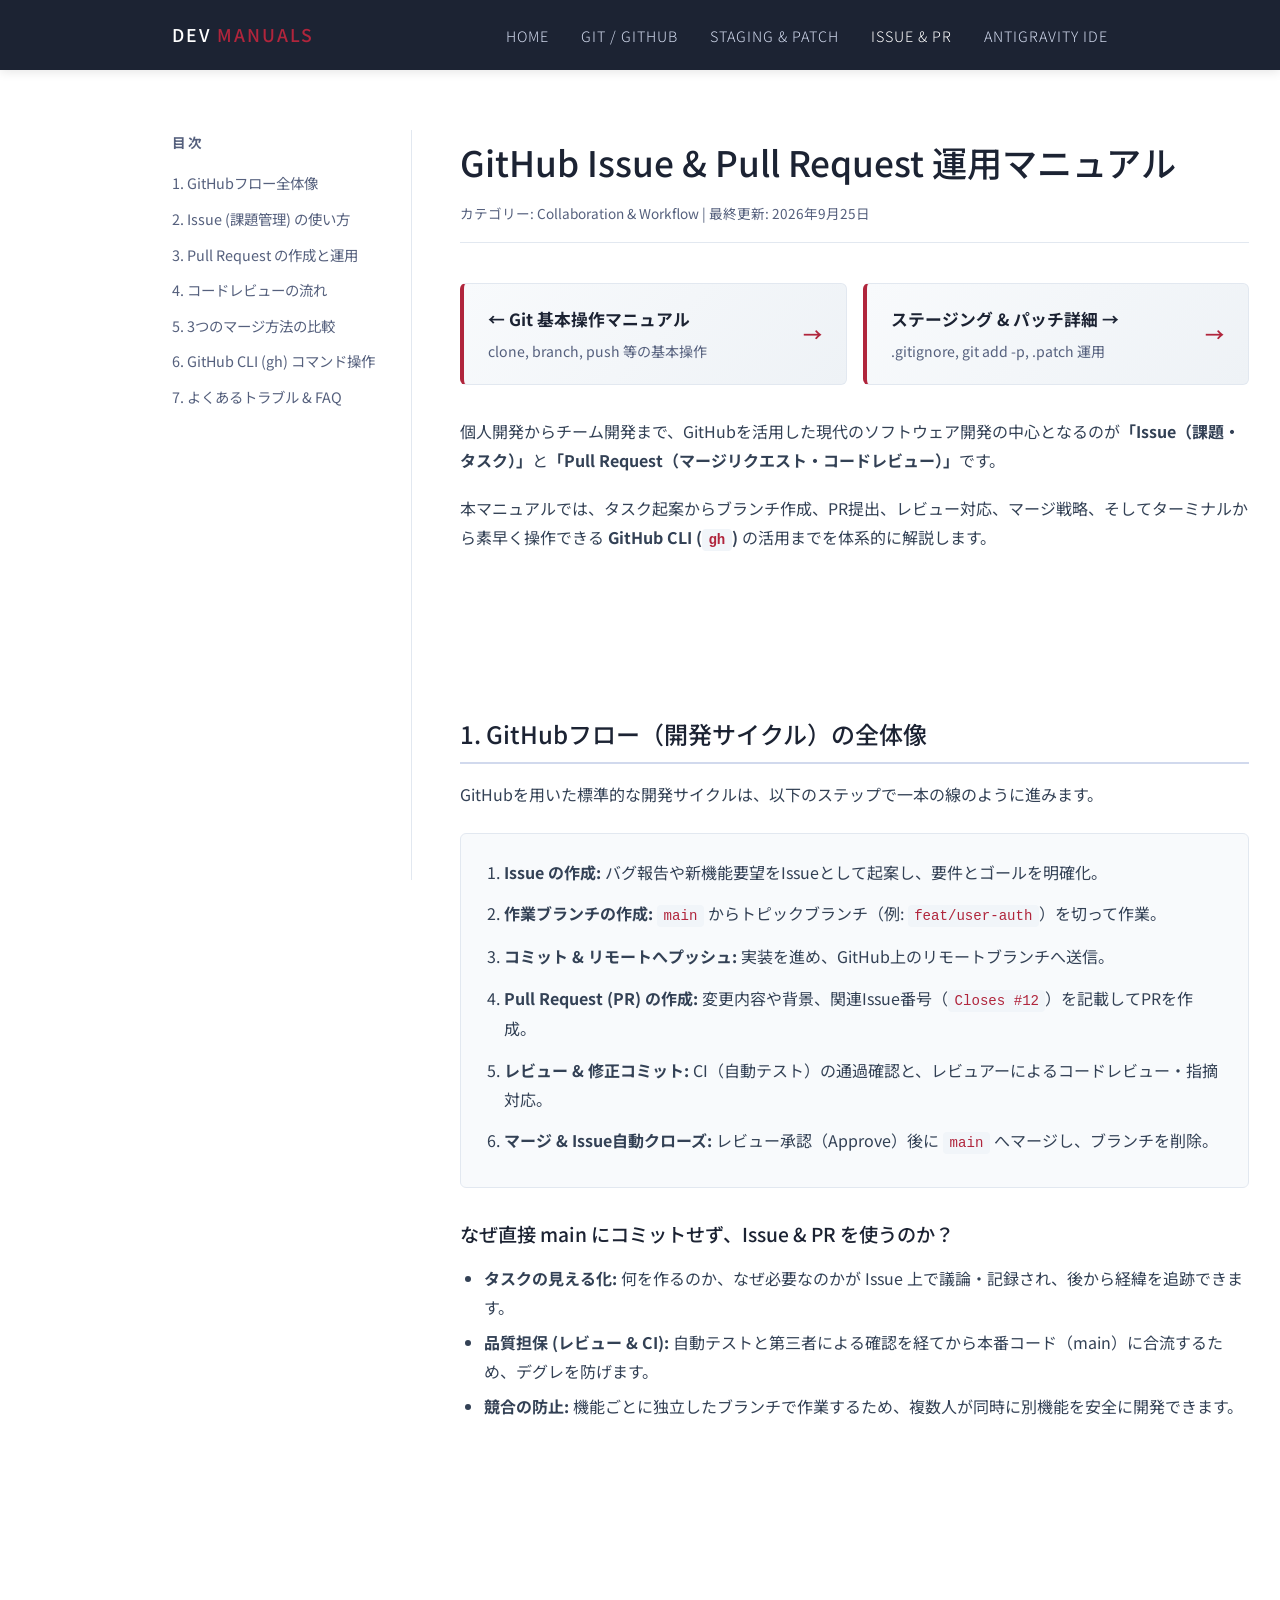
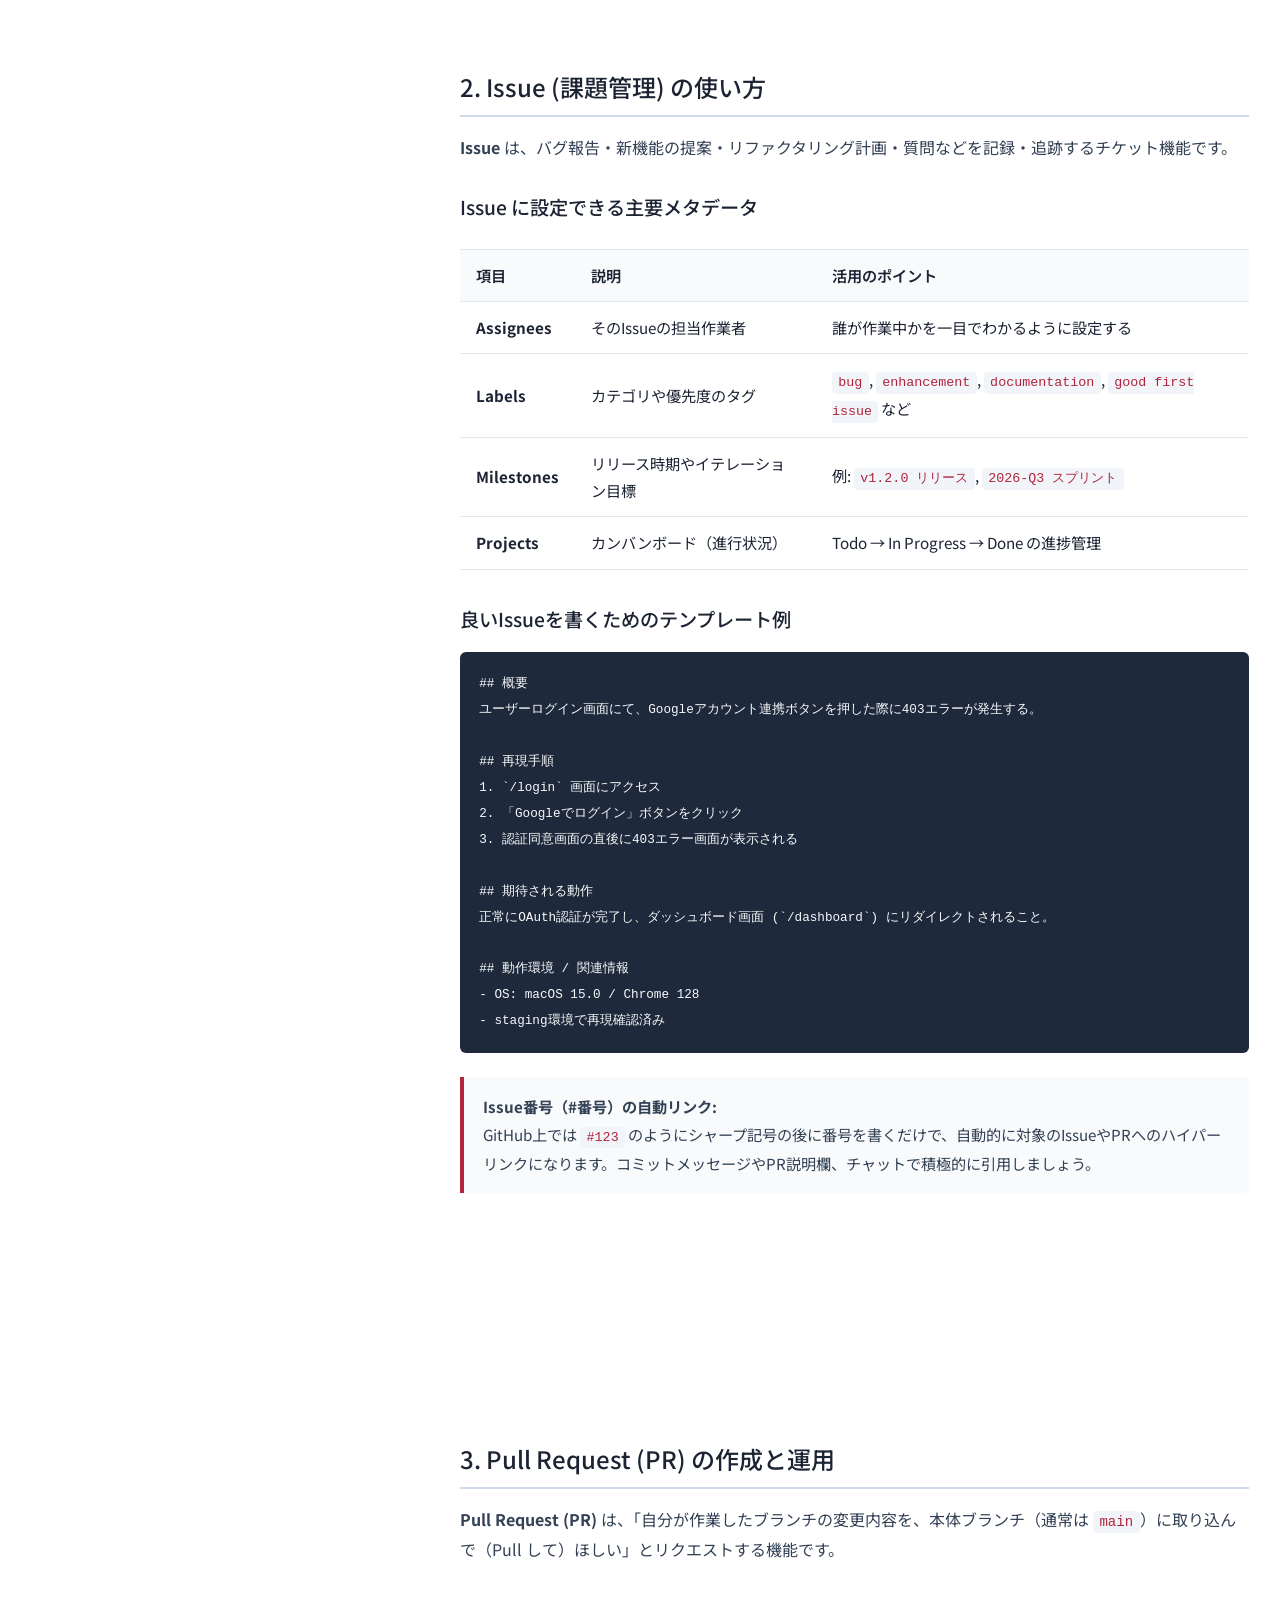
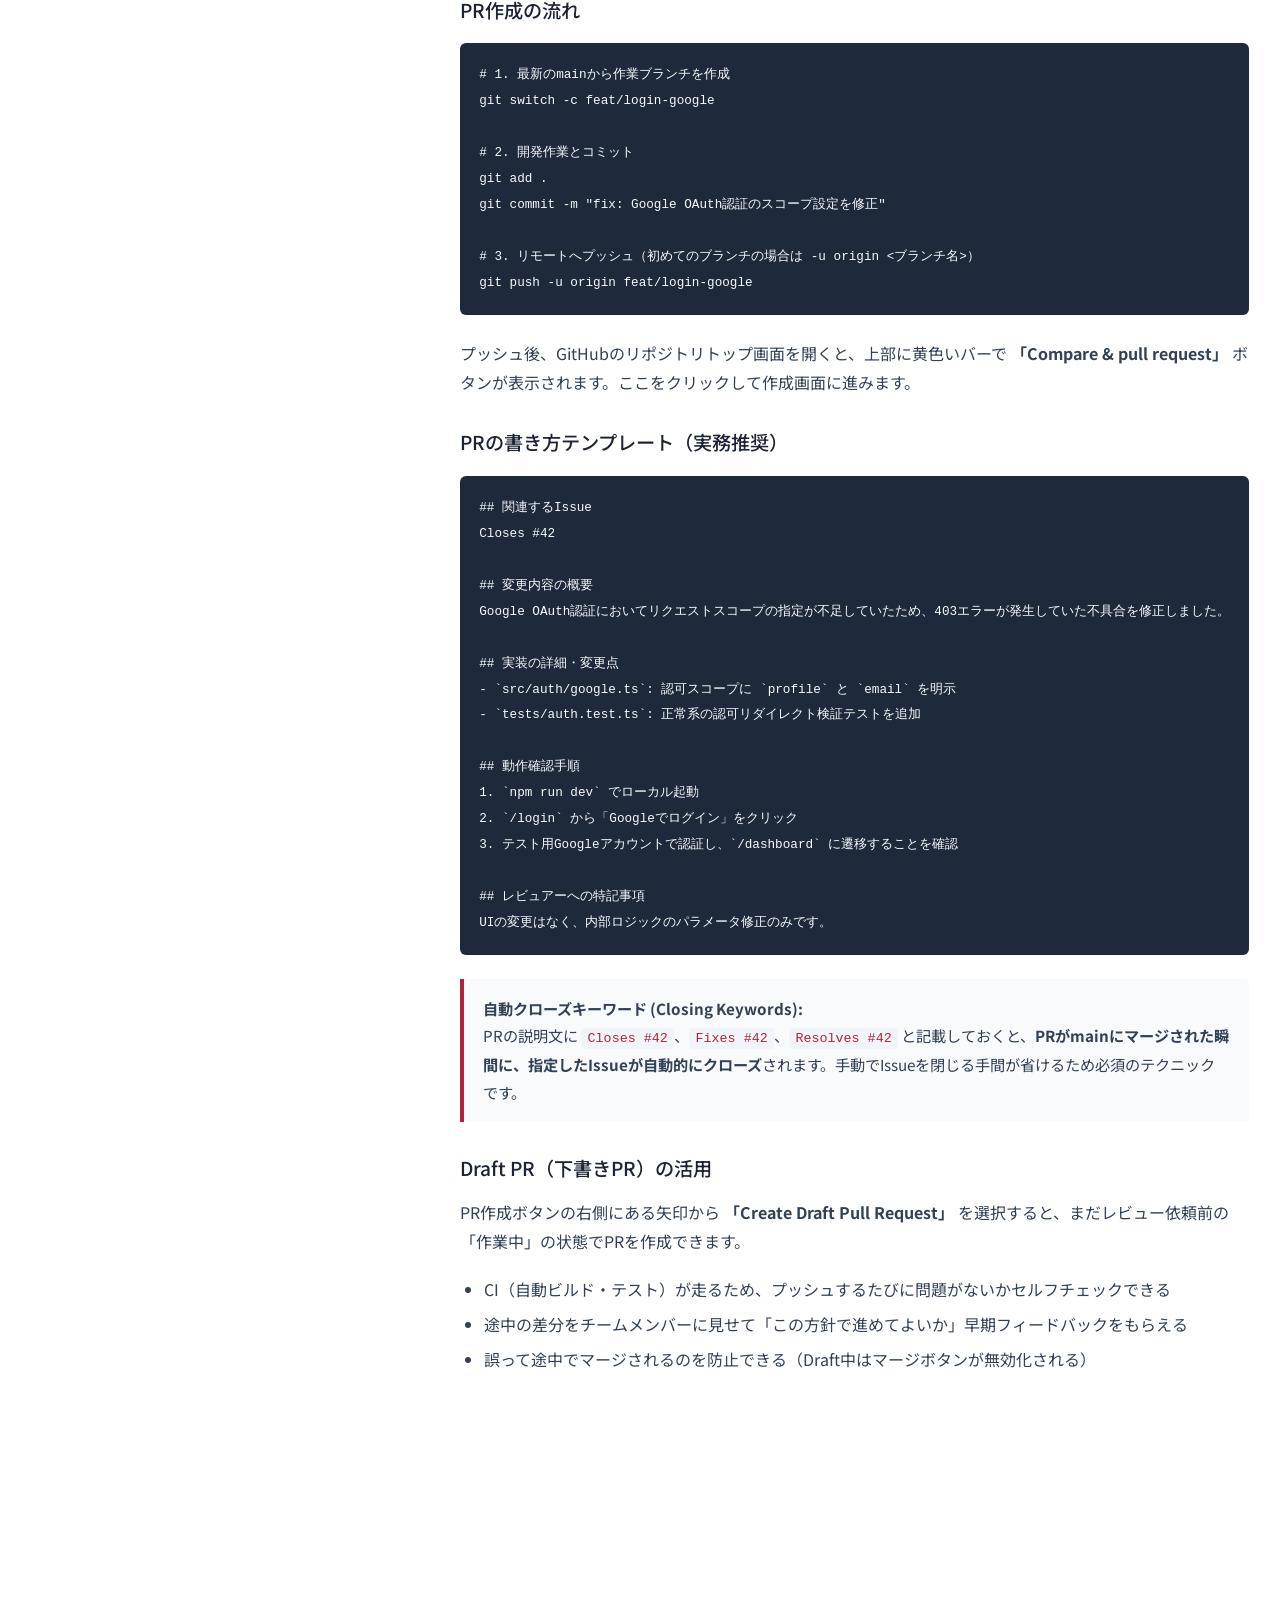
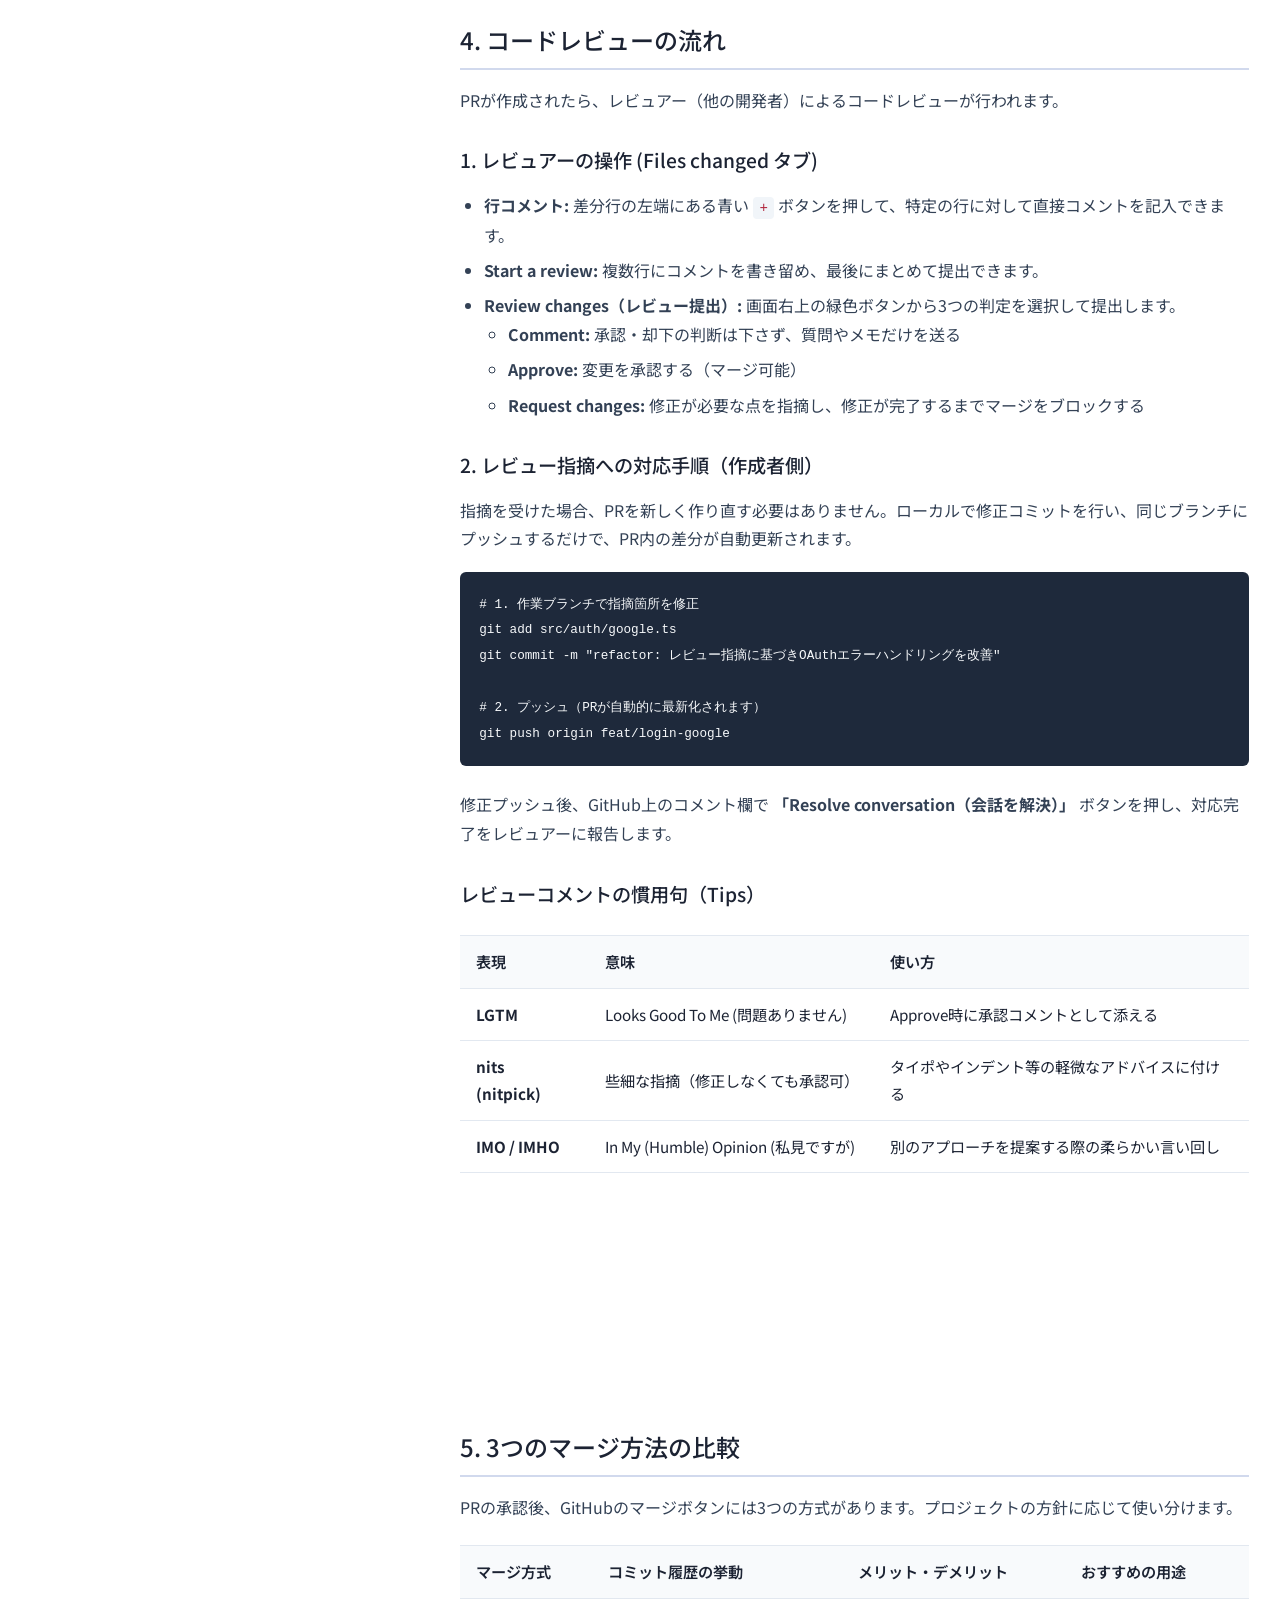
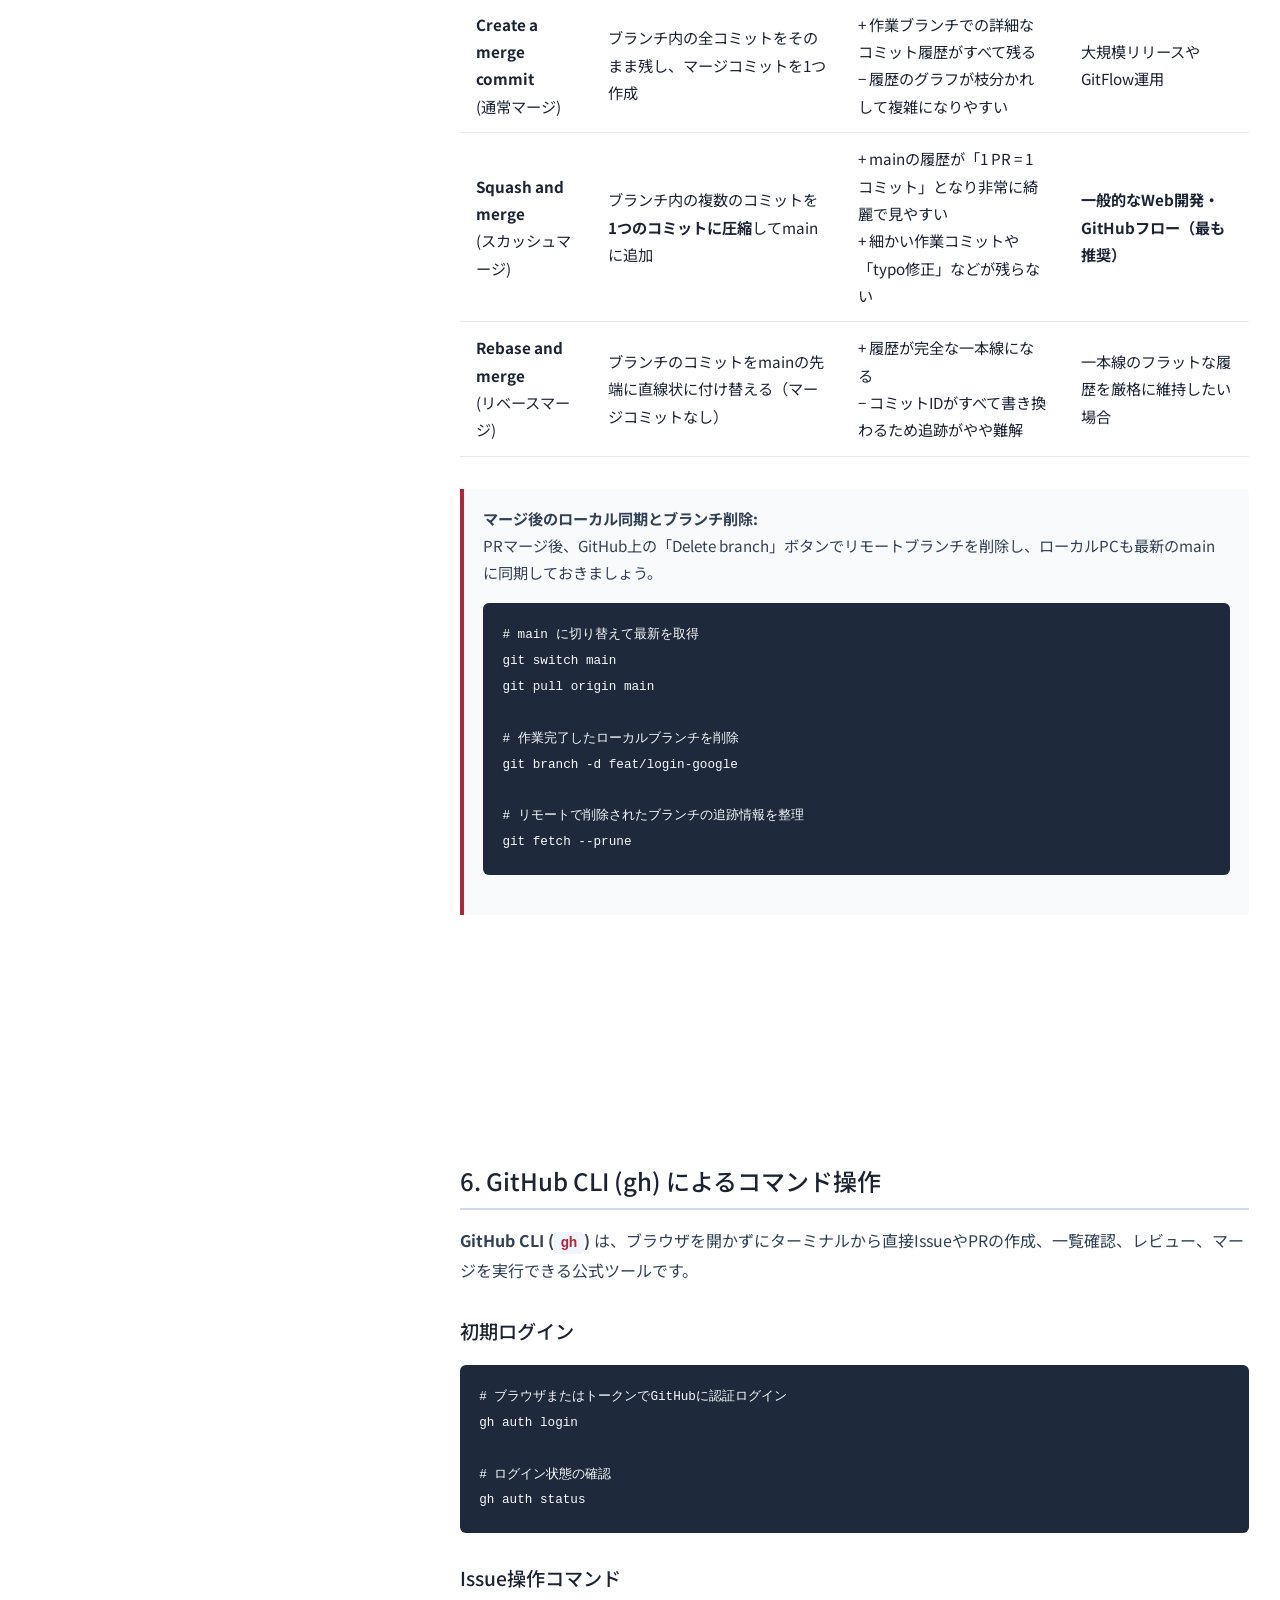
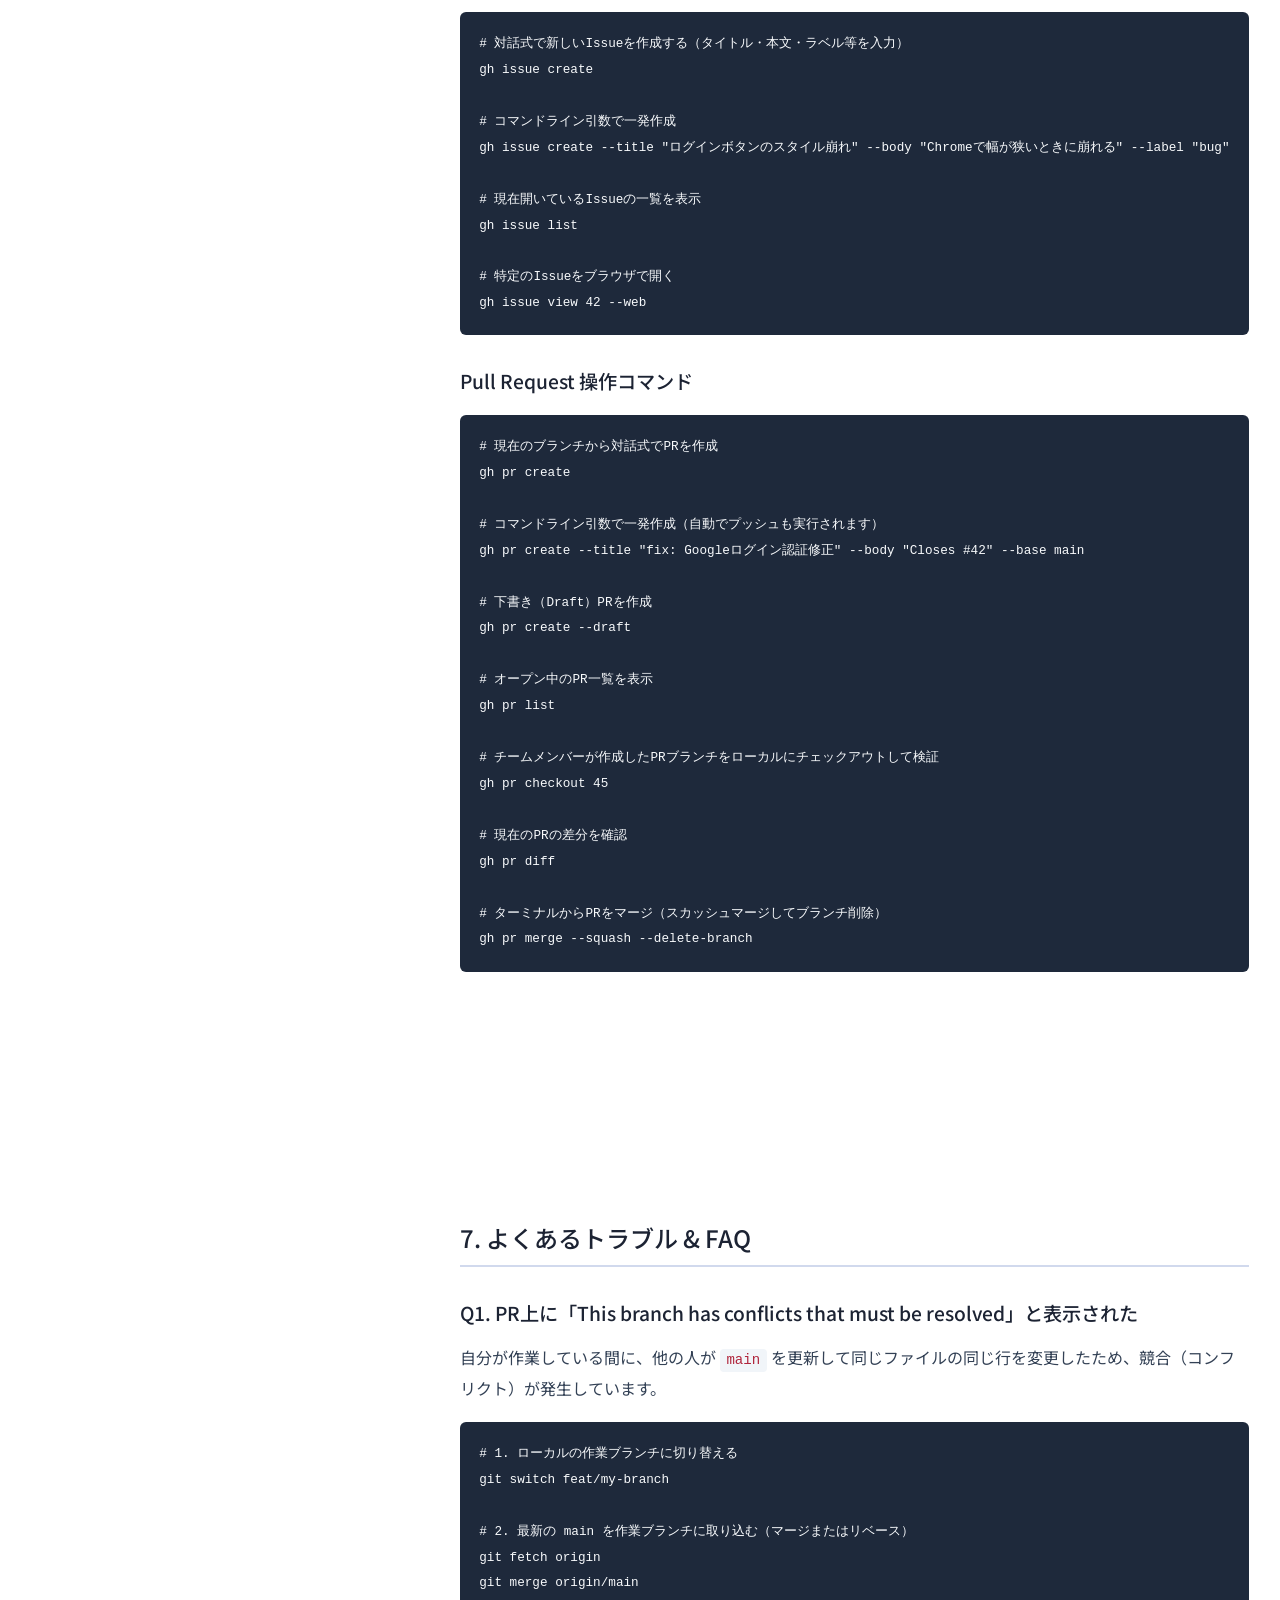
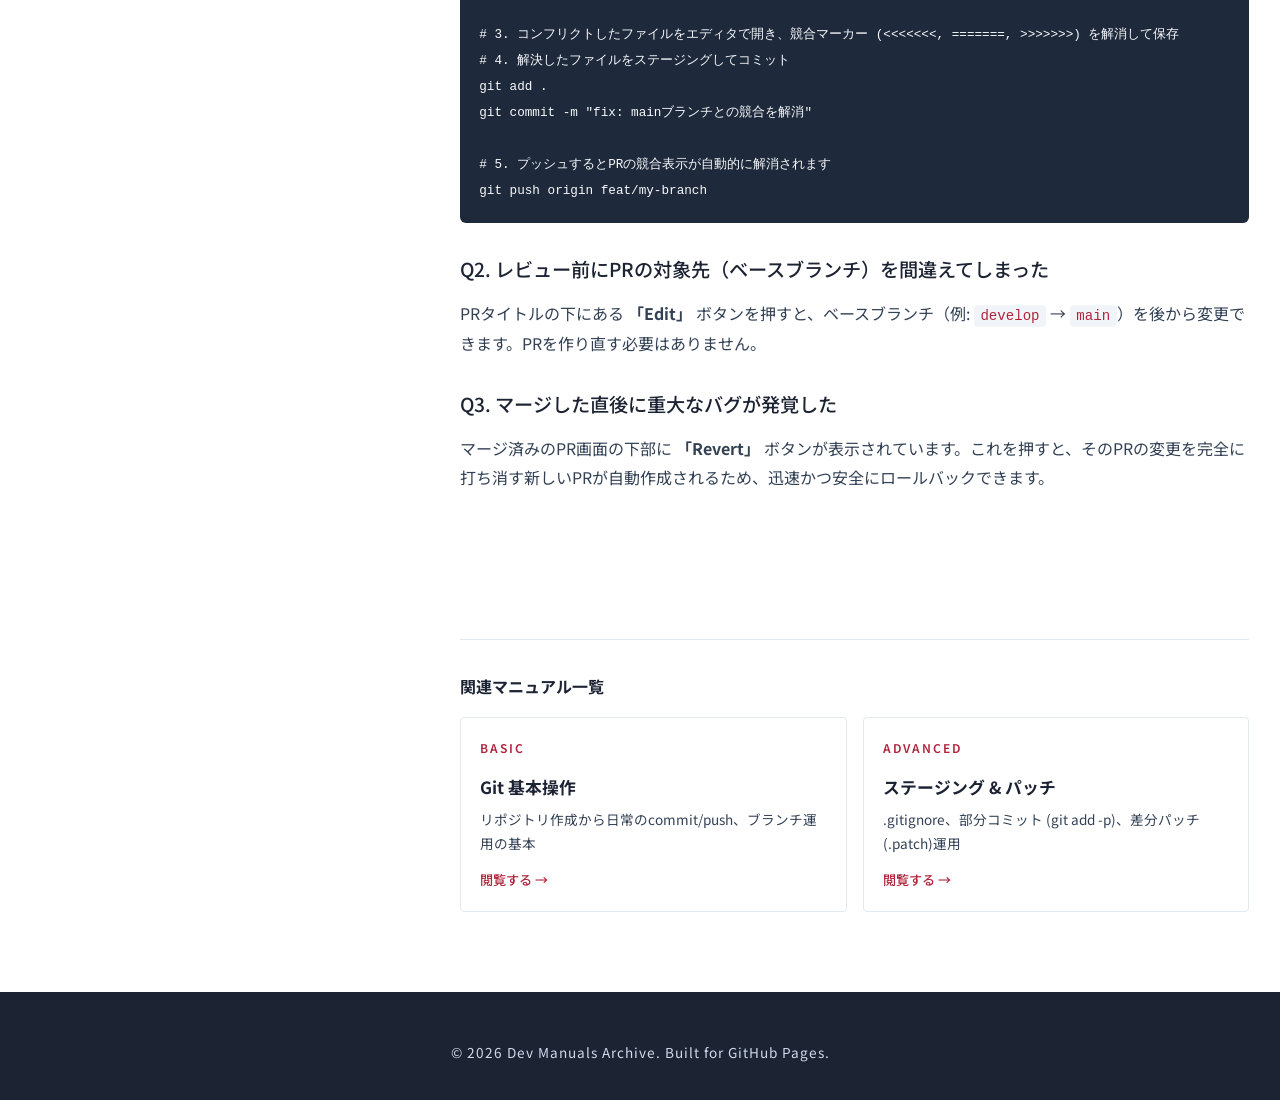
<file: github_issue_pr.html>
<!DOCTYPE html>
<html lang="ja">
<head>
    <meta charset="UTF-8">
    <meta name="viewport" content="width=device-width, initial-scale=1.0">
    <title>GitHub Issue & Pull Request 運用マニュアル - Dev Manuals</title>
    <meta name="description" content="GitHubのIssue（課題管理）、Pull Request（プルリクエスト）、コードレビュー手順、マージ戦略（Squash/Rebase）、GitHub CLI (gh) によるコマンド操作を網羅した実践マニュアル。">
    <!-- Google Fonts -->
    <link rel="preconnect" href="https://fonts.googleapis.com">
    <link rel="preconnect" href="https://fonts.gstatic.com" crossorigin>
    <link href="https://fonts.googleapis.com/css2?family=Noto+Sans+JP:wght@300;400;500;700&family=Outfit:wght@300;400;500;600&display=swap" rel="stylesheet">
    <link rel="stylesheet" href="style.css">
</head>
<body>

    <!-- Navigation -->
    <nav>
        <div class="container">
            <a href="index.html" class="logo">DEV <span>MANUALS</span></a>
            <ul class="nav-links">
                <li><a href="index.html">HOME</a></li>
                <li><a href="git_basic_usage.html">GIT / GITHUB</a></li>
                <li><a href="git_staging_patch.html">STAGING & PATCH</a></li>
                <li><a href="github_issue_pr.html" class="active">ISSUE & PR</a></li>
                <li><a href="antigravity_guide.html">ANTIGRAVITY IDE</a></li>
            </ul>
            <div class="burger" aria-label="Menu Toggle">
                <div class="line1"></div>
                <div class="line2"></div>
                <div class="line3"></div>
            </div>
        </div>
    </nav>

    <!-- Main Content -->
    <div class="container">
        <div class="manual-layout">
            
            <!-- Sidebar (TOC) -->
            <aside class="toc-sidebar">
                <h4>目次</h4>
                <ul>
                    <li><a href="#workflow">1. GitHubフロー全体像</a></li>
                    <li><a href="#issue-guide">2. Issue (課題管理) の使い方</a></li>
                    <li><a href="#pr-guide">3. Pull Request の作成と運用</a></li>
                    <li><a href="#review-guide">4. コードレビューの流れ</a></li>
                    <li><a href="#merge-strategies">5. 3つのマージ方法の比較</a></li>
                    <li><a href="#gh-cli">6. GitHub CLI (gh) コマンド操作</a></li>
                    <li><a href="#trouble-faq">7. よくあるトラブル & FAQ</a></li>
                </ul>
            </aside>

            <!-- Article Body -->
            <main class="article-content">
                <h1>GitHub Issue & Pull Request 運用マニュアル</h1>
                <div class="article-meta">
                    カテゴリー: Collaboration & Workflow | 最終更新: 2026年9月25日
                </div>

                <!-- Related Links Banner -->
                <div style="display: flex; gap: 1rem; flex-wrap: wrap; margin: 1.5rem 0 2rem;">
                    <a href="git_basic_usage.html" class="link-banner" style="flex: 1; min-width: 260px; margin: 0;">
                        <div class="link-banner-content">
                            <h4>&larr; Git 基本操作マニュアル</h4>
                            <p>clone, branch, push 等の基本操作</p>
                        </div>
                        <span class="link-banner-arrow">&rarr;</span>
                    </a>
                    <a href="git_staging_patch.html" class="link-banner" style="flex: 1; min-width: 260px; margin: 0;">
                        <div class="link-banner-content">
                            <h4>ステージング & パッチ詳細 &rarr;</h4>
                            <p>.gitignore, git add -p, .patch 運用</p>
                        </div>
                        <span class="link-banner-arrow">&rarr;</span>
                    </a>
                </div>

                <p>個人開発からチーム開発まで、GitHubを活用した現代のソフトウェア開発の中心となるのが<strong>「Issue（課題・タスク）」</strong>と<strong>「Pull Request（マージリクエスト・コードレビュー）」</strong>です。</p>
                <p>本マニュアルでは、タスク起案からブランチ作成、PR提出、レビュー対応、マージ戦略、そしてターミナルから素早く操作できる <strong>GitHub CLI (<code>gh</code>)</strong> の活用までを体系的に解説します。</p>

                <!-- SECTION 1 -->
                <section id="workflow">
                    <h2>1. GitHubフロー（開発サイクル）の全体像</h2>
                    <p>GitHubを用いた標準的な開発サイクルは、以下のステップで一本の線のように進みます。</p>

                    <div style="background: #f8fafc; border: 1px solid var(--border-color); border-radius: 6px; padding: 1.5rem; margin: 1.5rem 0;">
                        <ol style="margin-left: 1.2rem; margin-bottom: 0;">
                            <li style="margin-bottom: 0.8rem;">
                                <strong>Issue の作成:</strong> バグ報告や新機能要望をIssueとして起案し、要件とゴールを明確化。
                            </li>
                            <li style="margin-bottom: 0.8rem;">
                                <strong>作業ブランチの作成:</strong> <code>main</code> からトピックブランチ（例: <code>feat/user-auth</code>）を切って作業。
                            </li>
                            <li style="margin-bottom: 0.8rem;">
                                <strong>コミット &amp; リモートへプッシュ:</strong> 実装を進め、GitHub上のリモートブランチへ送信。
                            </li>
                            <li style="margin-bottom: 0.8rem;">
                                <strong>Pull Request (PR) の作成:</strong> 変更内容や背景、関連Issue番号（<code>Closes #12</code>）を記載してPRを作成。
                            </li>
                            <li style="margin-bottom: 0.8rem;">
                                <strong>レビュー &amp; 修正コミット:</strong> CI（自動テスト）の通過確認と、レビュアーによるコードレビュー・指摘対応。
                            </li>
                            <li>
                                <strong>マージ &amp; Issue自動クローズ:</strong> レビュー承認（Approve）後に <code>main</code> へマージし、ブランチを削除。
                            </li>
                        </ol>
                    </div>

                    <h3>なぜ直接 main にコミットせず、Issue &amp; PR を使うのか？</h3>
                    <ul>
                        <li><strong>タスクの見える化:</strong> 何を作るのか、なぜ必要なのかが Issue 上で議論・記録され、後から経緯を追跡できます。</li>
                        <li><strong>品質担保 (レビュー &amp; CI):</strong> 自動テストと第三者による確認を経てから本番コード（main）に合流するため、デグレを防げます。</li>
                        <li><strong>競合の防止:</strong> 機能ごとに独立したブランチで作業するため、複数人が同時に別機能を安全に開発できます。</li>
                    </ul>
                </section>

                <!-- SECTION 2 -->
                <section id="issue-guide">
                    <h2>2. Issue (課題管理) の使い方</h2>
                    <p><strong>Issue</strong> は、バグ報告・新機能の提案・リファクタリング計画・質問などを記録・追跡するチケット機能です。</p>

                    <h3>Issue に設定できる主要メタデータ</h3>
                    <table>
                        <thead>
                            <tr>
                                <th>項目</th>
                                <th>説明</th>
                                <th>活用のポイント</th>
                            </tr>
                        </thead>
                        <tbody>
                            <tr>
                                <td><strong>Assignees</strong></td>
                                <td>そのIssueの担当作業者</td>
                                <td>誰が作業中かを一目でわかるように設定する</td>
                            </tr>
                            <tr>
                                <td><strong>Labels</strong></td>
                                <td>カテゴリや優先度のタグ</td>
                                <td><code>bug</code>, <code>enhancement</code>, <code>documentation</code>, <code>good first issue</code> など</td>
                            </tr>
                            <tr>
                                <td><strong>Milestones</strong></td>
                                <td>リリース時期やイテレーション目標</td>
                                <td>例: <code>v1.2.0 リリース</code>, <code>2026-Q3 スプリント</code></td>
                            </tr>
                            <tr>
                                <td><strong>Projects</strong></td>
                                <td>カンバンボード（進行状況）</td>
                                <td>Todo &rarr; In Progress &rarr; Done の進捗管理</td>
                            </tr>
                        </tbody>
                    </table>

                    <h3>良いIssueを書くためのテンプレート例</h3>
<pre><code>## 概要
ユーザーログイン画面にて、Googleアカウント連携ボタンを押した際に403エラーが発生する。

## 再現手順
1. `/login` 画面にアクセス
2. 「Googleでログイン」ボタンをクリック
3. 認証同意画面の直後に403エラー画面が表示される

## 期待される動作
正常にOAuth認証が完了し、ダッシュボード画面 (`/dashboard`) にリダイレクトされること。

## 動作環境 / 関連情報
- OS: macOS 15.0 / Chrome 128
- staging環境で再現確認済み</code></pre>

                    <div class="callout">
                        <p><strong>Issue番号（#番号）の自動リンク:</strong><br>
                        GitHub上では <code>#123</code> のようにシャープ記号の後に番号を書くだけで、自動的に対象のIssueやPRへのハイパーリンクになります。コミットメッセージやPR説明欄、チャットで積極的に引用しましょう。</p>
                    </div>
                </section>

                <!-- SECTION 3 -->
                <section id="pr-guide">
                    <h2>3. Pull Request (PR) の作成と運用</h2>
                    <p><strong>Pull Request (PR)</strong> は、「自分が作業したブランチの変更内容を、本体ブランチ（通常は <code>main</code>）に取り込んで（Pull して）ほしい」とリクエストする機能です。</p>

                    <h3>PR作成の流れ</h3>
<pre><code># 1. 最新のmainから作業ブランチを作成
git switch -c feat/login-google

# 2. 開発作業とコミット
git add .
git commit -m "fix: Google OAuth認証のスコープ設定を修正"

# 3. リモートへプッシュ（初めてのブランチの場合は -u origin <ブランチ名>）
git push -u origin feat/login-google</code></pre>

                    <p>プッシュ後、GitHubのリポジトリトップ画面を開くと、上部に黄色いバーで <strong>「Compare &amp; pull request」</strong> ボタンが表示されます。ここをクリックして作成画面に進みます。</p>

                    <h3>PRの書き方テンプレート（実務推奨）</h3>
<pre><code>## 関連するIssue
Closes #42

## 変更内容の概要
Google OAuth認証においてリクエストスコープの指定が不足していたため、403エラーが発生していた不具合を修正しました。

## 実装の詳細・変更点
- `src/auth/google.ts`: 認可スコープに `profile` と `email` を明示
- `tests/auth.test.ts`: 正常系の認可リダイレクト検証テストを追加

## 動作確認手順
1. `npm run dev` でローカル起動
2. `/login` から「Googleでログイン」をクリック
3. テスト用Googleアカウントで認証し、`/dashboard` に遷移することを確認

## レビュアーへの特記事項
UIの変更はなく、内部ロジックのパラメータ修正のみです。</code></pre>

                    <div class="callout">
                        <p><strong>自動クローズキーワード (Closing Keywords):</strong><br>
                        PRの説明文に <code>Closes #42</code>、<code>Fixes #42</code>、<code>Resolves #42</code> と記載しておくと、<strong>PRがmainにマージされた瞬間に、指定したIssueが自動的にクローズ</strong>されます。手動でIssueを閉じる手間が省けるため必須のテクニックです。</p>
                    </div>

                    <h3>Draft PR（下書きPR）の活用</h3>
                    <p>PR作成ボタンの右側にある矢印から <strong>「Create Draft Pull Request」</strong> を選択すると、まだレビュー依頼前の「作業中」の状態でPRを作成できます。</p>
                    <ul>
                        <li>CI（自動ビルド・テスト）が走るため、プッシュするたびに問題がないかセルフチェックできる</li>
                        <li>途中の差分をチームメンバーに見せて「この方針で進めてよいか」早期フィードバックをもらえる</li>
                        <li>誤って途中でマージされるのを防止できる（Draft中はマージボタンが無効化される）</li>
                    </ul>
                </section>

                <!-- SECTION 4 -->
                <section id="review-guide">
                    <h2>4. コードレビューの流れ</h2>
                    <p>PRが作成されたら、レビュアー（他の開発者）によるコードレビューが行われます。</p>

                    <h3>1. レビュアーの操作 (Files changed タブ)</h3>
                    <ul>
                        <li><strong>行コメント:</strong> 差分行の左端にある青い <code>+</code> ボタンを押して、特定の行に対して直接コメントを記入できます。</li>
                        <li><strong>Start a review:</strong> 複数行にコメントを書き留め、最後にまとめて提出できます。</li>
                        <li><strong>Review changes（レビュー提出）:</strong> 画面右上の緑色ボタンから3つの判定を選択して提出します。
                            <ul>
                                <li><strong>Comment:</strong> 承認・却下の判断は下さず、質問やメモだけを送る</li>
                                <li><strong>Approve:</strong> 変更を承認する（マージ可能）</li>
                                <li><strong>Request changes:</strong> 修正が必要な点を指摘し、修正が完了するまでマージをブロックする</li>
                            </ul>
                        </li>
                    </ul>

                    <h3>2. レビュー指摘への対応手順（作成者側）</h3>
                    <p>指摘を受けた場合、PRを新しく作り直す必要はありません。ローカルで修正コミットを行い、同じブランチにプッシュするだけで、PR内の差分が自動更新されます。</p>
<pre><code># 1. 作業ブランチで指摘箇所を修正
git add src/auth/google.ts
git commit -m "refactor: レビュー指摘に基づきOAuthエラーハンドリングを改善"

# 2. プッシュ（PRが自動的に最新化されます）
git push origin feat/login-google</code></pre>
                    <p>修正プッシュ後、GitHub上のコメント欄で <strong>「Resolve conversation（会話を解決）」</strong> ボタンを押し、対応完了をレビュアーに報告します。</p>

                    <h3>レビューコメントの慣用句（Tips）</h3>
                    <table>
                        <thead>
                            <tr>
                                <th>表現</th>
                                <th>意味</th>
                                <th>使い方</th>
                            </tr>
                        </thead>
                        <tbody>
                            <tr>
                                <td><strong>LGTM</strong></td>
                                <td>Looks Good To Me (問題ありません)</td>
                                <td>Approve時に承認コメントとして添える</td>
                            </tr>
                            <tr>
                                <td><strong>nits (nitpick)</strong></td>
                                <td>些細な指摘（修正しなくても承認可）</td>
                                <td>タイポやインデント等の軽微なアドバイスに付ける</td>
                            </tr>
                            <tr>
                                <td><strong>IMO / IMHO</strong></td>
                                <td>In My (Humble) Opinion (私見ですが)</td>
                                <td>別のアプローチを提案する際の柔らかい言い回し</td>
                            </tr>
                        </tbody>
                    </table>
                </section>

                <!-- SECTION 5 -->
                <section id="merge-strategies">
                    <h2>5. 3つのマージ方法の比較</h2>
                    <p>PRの承認後、GitHubのマージボタンには3つの方式があります。プロジェクトの方針に応じて使い分けます。</p>

                    <table>
                        <thead>
                            <tr>
                                <th>マージ方式</th>
                                <th>コミット履歴の挙動</th>
                                <th>メリット・デメリット</th>
                                <th>おすすめの用途</th>
                            </tr>
                        </thead>
                        <tbody>
                            <tr>
                                <td><strong>Create a merge commit</strong><br>(通常マージ)</td>
                                <td>ブランチ内の全コミットをそのまま残し、マージコミットを1つ作成</td>
                                <td>&plus; 作業ブランチでの詳細なコミット履歴がすべて残る<br>&minus; 履歴のグラフが枝分かれして複雑になりやすい</td>
                                <td>大規模リリースやGitFlow運用</td>
                            </tr>
                            <tr>
                                <td><strong>Squash and merge</strong><br>(スカッシュマージ)</td>
                                <td>ブランチ内の複数のコミットを<strong>1つのコミットに圧縮</strong>してmainに追加</td>
                                <td>&plus; mainの履歴が「1 PR = 1 コミット」となり非常に綺麗で見やすい<br>&plus; 細かい作業コミットや「typo修正」などが残らない</td>
                                <td><strong>一般的なWeb開発・GitHubフロー（最も推奨）</strong></td>
                            </tr>
                            <tr>
                                <td><strong>Rebase and merge</strong><br>(リベースマージ)</td>
                                <td>ブランチのコミットをmainの先端に直線状に付け替える（マージコミットなし）</td>
                                <td>&plus; 履歴が完全な一本線になる<br>&minus; コミットIDがすべて書き換わるため追跡がやや難解</td>
                                <td>一本線のフラットな履歴を厳格に維持したい場合</td>
                            </tr>
                        </tbody>
                    </table>

                    <div class="callout">
                        <p><strong>マージ後のローカル同期とブランチ削除:</strong><br>
                        PRマージ後、GitHub上の「Delete branch」ボタンでリモートブランチを削除し、ローカルPCも最新のmainに同期しておきましょう。</p>
<pre><code># main に切り替えて最新を取得
git switch main
git pull origin main

# 作業完了したローカルブランチを削除
git branch -d feat/login-google

# リモートで削除されたブランチの追跡情報を整理
git fetch --prune</code></pre>
                    </div>
                </section>

                <!-- SECTION 6 -->
                <section id="gh-cli">
                    <h2>6. GitHub CLI (gh) によるコマンド操作</h2>
                    <p><strong>GitHub CLI (<code>gh</code>)</strong> は、ブラウザを開かずにターミナルから直接IssueやPRの作成、一覧確認、レビュー、マージを実行できる公式ツールです。</p>

                    <h3>初期ログイン</h3>
<pre><code># ブラウザまたはトークンでGitHubに認証ログイン
gh auth login

# ログイン状態の確認
gh auth status</code></pre>

                    <h3>Issue操作コマンド</h3>
<pre><code># 対話式で新しいIssueを作成する（タイトル・本文・ラベル等を入力）
gh issue create

# コマンドライン引数で一発作成
gh issue create --title "ログインボタンのスタイル崩れ" --body "Chromeで幅が狭いときに崩れる" --label "bug"

# 現在開いているIssueの一覧を表示
gh issue list

# 特定のIssueをブラウザで開く
gh issue view 42 --web</code></pre>

                    <h3>Pull Request 操作コマンド</h3>
<pre><code># 現在のブランチから対話式でPRを作成
gh pr create

# コマンドライン引数で一発作成（自動でプッシュも実行されます）
gh pr create --title "fix: Googleログイン認証修正" --body "Closes #42" --base main

# 下書き（Draft）PRを作成
gh pr create --draft

# オープン中のPR一覧を表示
gh pr list

# チームメンバーが作成したPRブランチをローカルにチェックアウトして検証
gh pr checkout 45

# 現在のPRの差分を確認
gh pr diff

# ターミナルからPRをマージ（スカッシュマージしてブランチ削除）
gh pr merge --squash --delete-branch</code></pre>
                </section>

                <!-- SECTION 7 -->
                <section id="trouble-faq">
                    <h2>7. よくあるトラブル &amp; FAQ</h2>

                    <h3>Q1. PR上に「This branch has conflicts that must be resolved」と表示された</h3>
                    <p>自分が作業している間に、他の人が <code>main</code> を更新して同じファイルの同じ行を変更したため、競合（コンフリクト）が発生しています。</p>
<pre><code># 1. ローカルの作業ブランチに切り替える
git switch feat/my-branch

# 2. 最新の main を作業ブランチに取り込む（マージまたはリベース）
git fetch origin
git merge origin/main

# 3. コンフリクトしたファイルをエディタで開き、競合マーカー (<<<<<<<, =======, >>>>>>>) を解消して保存
# 4. 解決したファイルをステージングしてコミット
git add .
git commit -m "fix: mainブランチとの競合を解消"

# 5. プッシュするとPRの競合表示が自動的に解消されます
git push origin feat/my-branch</code></pre>

                    <h3>Q2. レビュー前にPRの対象先（ベースブランチ）を間違えてしまった</h3>
                    <p>PRタイトルの下にある <strong>「Edit」</strong> ボタンを押すと、ベースブランチ（例: <code>develop</code> &rarr; <code>main</code>）を後から変更できます。PRを作り直す必要はありません。</p>

                    <h3>Q3. マージした直後に重大なバグが発覚した</h3>
                    <p>マージ済みのPR画面の下部に <strong>「Revert」</strong> ボタンが表示されています。これを押すと、そのPRの変更を完全に打ち消す新しいPRが自動作成されるため、迅速かつ安全にロールバックできます。</p>
                </section>

                <!-- Next Guides Navigation -->
                <div style="margin-top: 3rem; padding-top: 2rem; border-top: 1px solid var(--border-color);">
                    <h4>関連マニュアル一覧</h4>
                    <div style="display: grid; grid-template-columns: repeat(auto-fit, minmax(240px, 1fr)); gap: 1rem; margin-top: 1rem;">
                        <a href="git_basic_usage.html" class="manual-card" style="padding: 1.2rem;">
                            <span class="tag">Basic</span>
                            <h4 style="margin: 0.3rem 0; font-size: 1.05rem;">Git 基本操作</h4>
                            <p style="font-size: 0.85rem; margin-bottom: 0.8rem;">リポジトリ作成から日常のcommit/push、ブランチ運用の基本</p>
                            <span style="font-size: 0.82rem; color: var(--accent-strong); font-weight: 500;">閲覧する &rarr;</span>
                        </a>
                        <a href="git_staging_patch.html" class="manual-card" style="padding: 1.2rem;">
                            <span class="tag">Advanced</span>
                            <h4 style="margin: 0.3rem 0; font-size: 1.05rem;">ステージング &amp; パッチ</h4>
                            <p style="font-size: 0.85rem; margin-bottom: 0.8rem;">.gitignore、部分コミット (git add -p)、差分パッチ(.patch)運用</p>
                            <span style="font-size: 0.82rem; color: var(--accent-strong); font-weight: 500;">閲覧する &rarr;</span>
                        </a>
                    </div>
                </div>
            </main>
        </div>
    </div>

    <!-- Footer -->
    <footer>
        <div class="container">
            <p>&copy; 2026 Dev Manuals Archive. Built for GitHub Pages.</p>
        </div>
    </footer>

    <script src="script.js"></script>
</body>
</html>
</file>
<file: style.css>
:root {
    --bg-color: #ffffff;
    --header-bg: #1c2333;
    --text-primary: #1c2333;
    --text-muted: #55607d;
    --accent-soft-1: #d1d9ed;
    --accent-soft-2: #e3d8f0;
    --accent-strong: #b0253c;
    --card-bg: #ffffff;
    --border-color: #e2e8f0;
    --code-bg: #1e293b;
    --code-text: #f8fafc;
    --transition: all 0.3s cubic-bezier(0.4, 0, 0.2, 1);
}

* {
    margin: 0;
    padding: 0;
    box-sizing: border-box;
}

html {
    scroll-behavior: smooth;
}

body {
    font-family: 'Noto Sans JP', 'Outfit', -apple-system, BlinkMacSystemFont, "Segoe UI", Roboto, sans-serif;
    background-color: var(--bg-color);
    color: var(--text-primary);
    line-height: 1.8;
    font-weight: 400;
    overflow-x: hidden;
}

.container {
    max-width: 1000px;
    margin: 0 auto;
    padding: 0 2rem;
}

/* Navigation */
nav {
    position: fixed;
    top: 0;
    width: 100%;
    z-index: 1000;
    padding: 1.2rem 0;
    background: var(--header-bg);
    color: white;
    box-shadow: 0 2px 10px rgba(0,0,0,0.1);
}

nav .container {
    display: flex;
    justify-content: space-between;
    align-items: center;
}

.logo {
    font-size: 1.1rem;
    font-weight: 500;
    text-decoration: none;
    color: white;
    letter-spacing: 2px;
    text-transform: uppercase;
}

.logo span {
    color: var(--accent-strong);
}

.nav-links {
    display: flex;
    list-style: none;
    align-items: center;
}

.nav-links li {
    margin-left: 2rem;
}

.nav-links a {
    text-decoration: none;
    color: var(--accent-soft-1);
    font-weight: 300;
    transition: var(--transition);
    font-size: 0.9rem;
    letter-spacing: 1px;
}

.nav-links a:hover,
.nav-links a.active {
    color: white;
}

.burger {
    display: none;
    cursor: pointer;
}

.burger div {
    width: 25px;
    height: 2px;
    background-color: white;
    margin: 5px;
    transition: var(--transition);
}

/* Section Common */
section {
    padding: 100px 0 80px;
    position: relative;
}

.section-title {
    margin-bottom: 3rem;
}

.section-title h2 {
    font-size: 1.8rem;
    font-weight: 400;
    color: var(--text-primary);
    letter-spacing: 3px;
    text-transform: uppercase;
    position: relative;
    display: inline-block;
}

.section-title h2::after {
    content: '';
    position: absolute;
    bottom: -8px;
    left: 0;
    width: 40px;
    height: 3px;
    background-color: var(--accent-strong);
}

/* Hero Section */
#hero {
    min-height: 50vh;
    display: flex;
    align-items: center;
    background: linear-gradient(135deg, #f8fafc 0%, #edf2f7 100%);
    border-bottom: 1px solid var(--border-color);
    padding-top: 140px;
}

.hero-content h1 {
    font-size: 2.8rem;
    font-weight: 500;
    margin-bottom: 1rem;
    color: var(--text-primary);
    line-height: 1.3;
}

.hero-content p {
    font-size: 1.1rem;
    color: var(--text-muted);
    max-width: 600px;
    margin-bottom: 2rem;
}

/* Buttons */
.btn {
    display: inline-block;
    padding: 0.7rem 2rem;
    text-decoration: none;
    font-weight: 400;
    transition: var(--transition);
    cursor: pointer;
    border: 1px solid var(--accent-strong);
    background: transparent;
    color: var(--accent-strong);
    font-size: 0.9rem;
    letter-spacing: 1px;
}

.btn-primary {
    background: var(--accent-strong);
    color: white;
}

.btn-primary:hover {
    background: #901e30;
    border-color: #901e30;
    color: white;
}

/* Cards Grid (Top Page) */
.manual-grid {
    display: grid;
    grid-template-columns: repeat(auto-fit, minmax(280px, 1fr));
    gap: 2rem;
    margin-top: 2rem;
}

.manual-card {
    background: var(--card-bg);
    border: 1px solid var(--border-color);
    padding: 2rem;
    border-radius: 4px;
    transition: var(--transition);
    display: flex;
    flex-direction: column;
    text-decoration: none;
    color: inherit;
}

.manual-card:hover {
    transform: translateY(-5px);
    box-shadow: 0 10px 20px rgba(0,0,0,0.05);
    border-color: var(--accent-soft-1);
}

.manual-card .tag {
    font-size: 0.75rem;
    letter-spacing: 2px;
    color: var(--accent-strong);
    text-transform: uppercase;
    font-weight: 600;
    margin-bottom: 0.5rem;
}

.manual-card h3 {
    font-size: 1.3rem;
    font-weight: 500;
    margin-bottom: 0.8rem;
    color: var(--text-primary);
}

.manual-card p {
    color: var(--text-muted);
    font-size: 0.9rem;
    flex-grow: 1;
    margin-bottom: 1.5rem;
}

.manual-card .card-footer {
    display: flex;
    align-items: center;
    font-size: 0.85rem;
    font-weight: 500;
    color: var(--accent-strong);
}

/* Manual Article Page Layout */
.manual-layout {
    display: grid;
    grid-template-columns: 240px 1fr;
    gap: 3rem;
    padding-top: 130px;
    padding-bottom: 80px;
}

/* Sidebar TOC */
.toc-sidebar {
    position: sticky;
    top: 130px;
    max-height: calc(100vh - 150px);
    overflow-y: auto;
    overscroll-behavior: contain;
    border-right: 1px solid var(--border-color);
    padding-right: 1.5rem;
}

.toc-sidebar h4 {
    font-size: 0.85rem;
    text-transform: uppercase;
    letter-spacing: 2px;
    color: var(--text-muted);
    margin-bottom: 1rem;
}

.toc-sidebar ul {
    list-style: none;
}

.toc-sidebar li {
    margin-bottom: 0.6rem;
}

.toc-sidebar a {
    color: var(--text-muted);
    text-decoration: none;
    font-size: 0.9rem;
    transition: var(--transition);
    display: block;
}

.toc-sidebar a:hover {
    color: var(--accent-strong);
    padding-left: 4px;
}

.toc-sidebar .toc-sub {
    margin-top: 0.35rem;
    margin-bottom: 0.5rem;
    padding-left: 0.85rem;
    border-left: 2px solid var(--border-color);
}

.toc-sidebar .toc-sub li {
    margin-bottom: 0.25rem;
}

.toc-sidebar .toc-sub a {
    font-family: 'Consolas', 'Monaco', monospace;
    font-size: 0.8rem;
    color: #64748b;
    line-height: 1.5;
}

.toc-sidebar .toc-sub a:hover {
    color: var(--accent-strong);
}

/* Article Content */
.article-content h1 {
    font-size: 2.2rem;
    font-weight: 500;
    margin-bottom: 0.5rem;
}

.article-meta {
    font-size: 0.85rem;
    color: var(--text-muted);
    margin-bottom: 2.5rem;
    padding-bottom: 1rem;
    border-bottom: 1px solid var(--border-color);
}

.article-content h2 {
    font-size: 1.5rem;
    font-weight: 500;
    margin: 2.5rem 0 1rem;
    padding-bottom: 0.4rem;
    border-bottom: 2px solid var(--accent-soft-1);
}

.article-content h3 {
    font-size: 1.2rem;
    font-weight: 500;
    margin: 1.8rem 0 0.8rem;
    scroll-margin-top: 90px;
}

.article-content p {
    margin-bottom: 1.2rem;
    color: #334155;
}

.article-content ul, .article-content ol {
    margin: 0 0 1.5rem 1.5rem;
    color: #334155;
}

.article-content li {
    margin-bottom: 0.4rem;
}

/* Code Blocks */
pre {
    background: var(--code-bg);
    color: var(--code-text);
    padding: 1.2rem;
    border-radius: 6px;
    overflow-x: auto;
    margin: 1rem 0 1.5rem;
    font-family: 'Consolas', 'Monaco', monospace;
    font-size: 0.9rem;
}

code {
    background: #f1f5f9;
    color: var(--accent-strong);
    padding: 0.2rem 0.4rem;
    border-radius: 4px;
    font-family: 'Consolas', 'Monaco', monospace;
    font-size: 0.88em;
}

pre code {
    background: transparent;
    color: inherit;
    padding: 0;
}

/* Callout Box */
.callout {
    background: #f8fafc;
    border-left: 4px solid var(--accent-strong);
    padding: 1rem 1.2rem;
    margin: 1.5rem 0;
    border-radius: 0 4px 4px 0;
}

.callout p {
    margin-bottom: 0;
    font-size: 0.95rem;
}

/* Footer */
footer {
    padding: 3rem 0;
    text-align: center;
    background-color: var(--header-bg);
    color: var(--accent-soft-1);
    font-size: 0.85rem;
    letter-spacing: 1px;
}

/* Reveal Animations */
.reveal {
    opacity: 0;
    transform: translateY(20px);
    transition: all 0.6s ease;
}

.reveal.active {
    opacity: 1;
    transform: translateY(0);
}

/* Tables */
.article-content table {
    width: 100%;
    border-collapse: collapse;
    margin: 1.5rem 0 2rem;
    font-size: 0.95rem;
}

.article-content th,
.article-content td {
    padding: 0.75rem 1rem;
    text-align: left;
    border-bottom: 1px solid var(--border-color);
}

.article-content th {
    background-color: #f8fafc;
    color: var(--text-primary);
    font-weight: 600;
    border-top: 1px solid var(--border-color);
}

.article-content tr:hover td {
    background-color: #f8fafc;
}

/* Kbd (Keyboard Shortcuts) */
kbd {
    display: inline-block;
    padding: 0.15rem 0.45rem;
    font-family: inherit;
    font-size: 0.82em;
    font-weight: 500;
    line-height: 1.2;
    color: #1e293b;
    background-color: #f1f5f9;
    border: 1px solid #cbd5e1;
    border-bottom: 2px solid #94a3b8;
    border-radius: 4px;
    box-shadow: 0 1px 1px rgba(0, 0, 0, 0.05);
    margin: 0 0.15rem;
}

/* Responsive */
@media (max-width: 850px) {
    .manual-layout {
        grid-template-columns: 1fr;
    }

    .toc-sidebar {
        position: relative;
        top: 0;
        border-right: none;
        border-bottom: 1px solid var(--border-color);
        padding-right: 0;
        padding-bottom: 1.5rem;
        margin-bottom: 1.5rem;
    }

    .nav-links {
        position: fixed;
        right: 0;
        top: 60px;
        height: calc(100vh - 60px);
        background-color: var(--header-bg);
        flex-direction: column;
        width: 100%;
        transform: translateX(100%);
        transition: transform 0.4s ease;
        padding-top: 3rem;
        align-items: center;
    }

    .nav-links li {
        margin: 1.5rem 0;
    }

    .nav-active {
        transform: translateX(0);
    }

    .burger {
        display: block;
    }
}

/* Link Banners & Nav Cards */
.link-banner {
    display: flex;
    align-items: center;
    justify-content: space-between;
    gap: 1.5rem;
    background: linear-gradient(135deg, #f8fafc 0%, #eef2f6 100%);
    border: 1px solid var(--border-color);
    border-left: 4px solid var(--accent-strong);
    padding: 1.25rem 1.5rem;
    border-radius: 6px;
    margin: 1.8rem 0;
    text-decoration: none;
    color: inherit;
    transition: var(--transition);
}

.link-banner:hover {
    transform: translateY(-2px);
    box-shadow: 0 6px 16px rgba(0,0,0,0.06);
    border-color: var(--accent-soft-1);
    border-left-color: var(--accent-strong);
}

.link-banner-content h4 {
    font-size: 1.05rem;
    color: var(--text-primary);
    margin-bottom: 0.3rem;
    display: flex;
    align-items: center;
    gap: 0.5rem;
}

.link-banner-content p {
    font-size: 0.88rem;
    color: var(--text-muted);
    margin: 0;
}

.link-banner-arrow {
    font-size: 1.2rem;
    color: var(--accent-strong);
    font-weight: 600;
    transition: var(--transition);
    white-space: nowrap;
}

.link-banner:hover .link-banner-arrow {
    transform: translateX(4px);
}

/* Badges */
.badge {
    display: inline-block;
    padding: 0.2rem 0.5rem;
    font-size: 0.72rem;
    font-weight: 600;
    letter-spacing: 0.5px;
    border-radius: 4px;
    text-transform: uppercase;
    vertical-align: middle;
}

.badge-primary {
    background: var(--accent-strong);
    color: #fff;
}

.badge-soft {
    background: var(--accent-soft-1);
    color: var(--text-primary);
}
</file>
